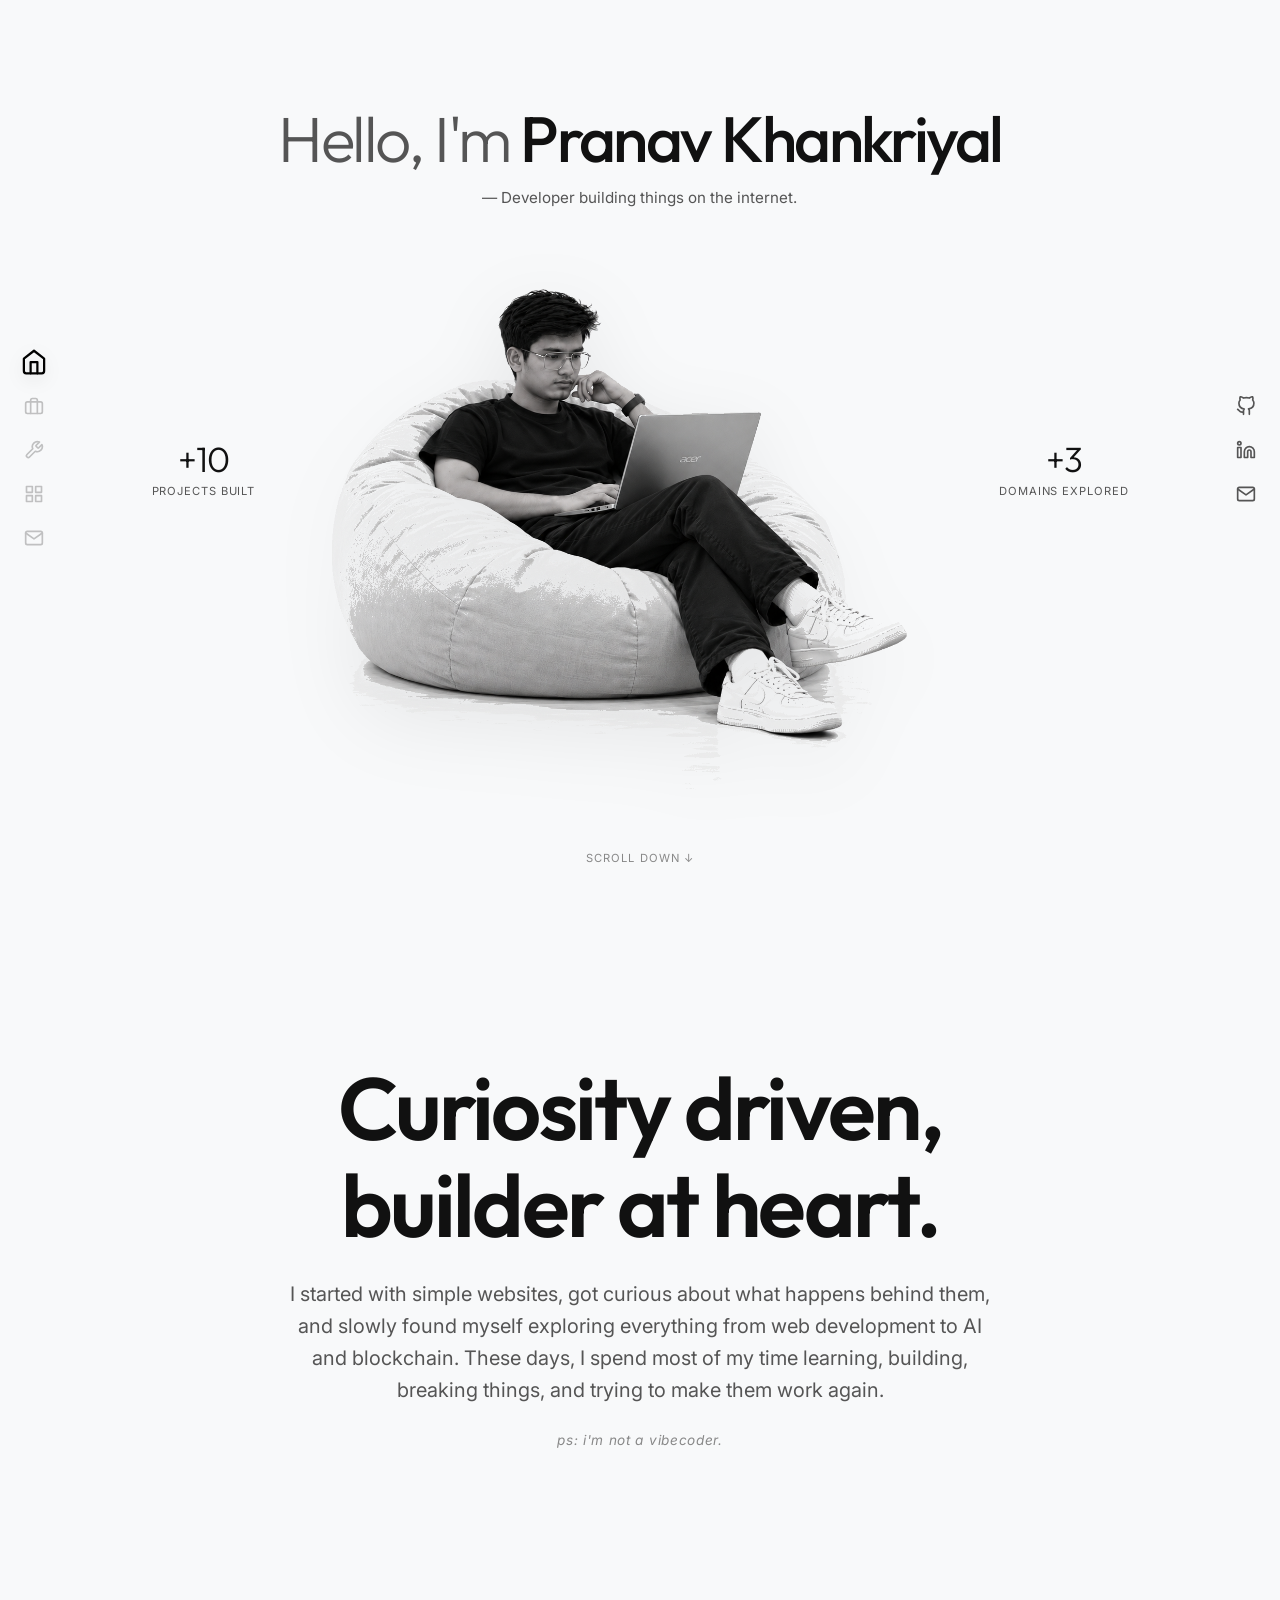
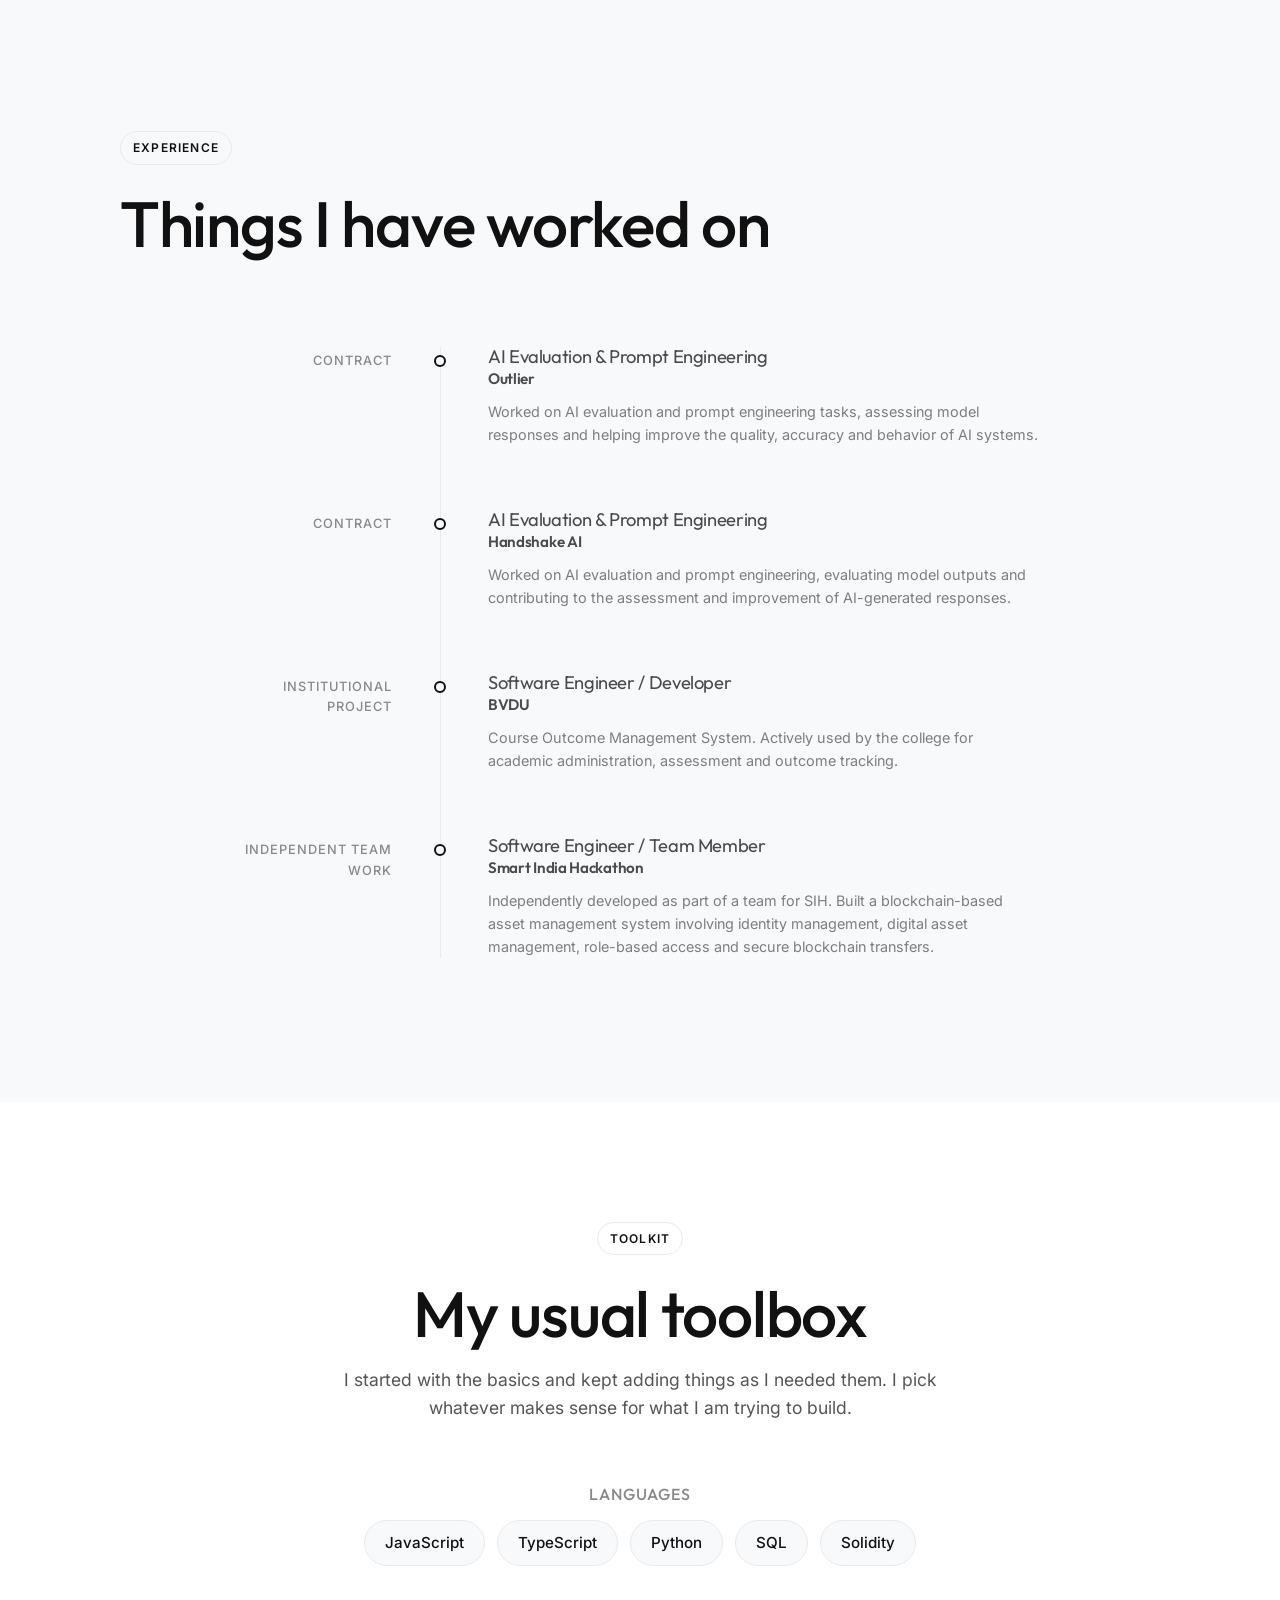
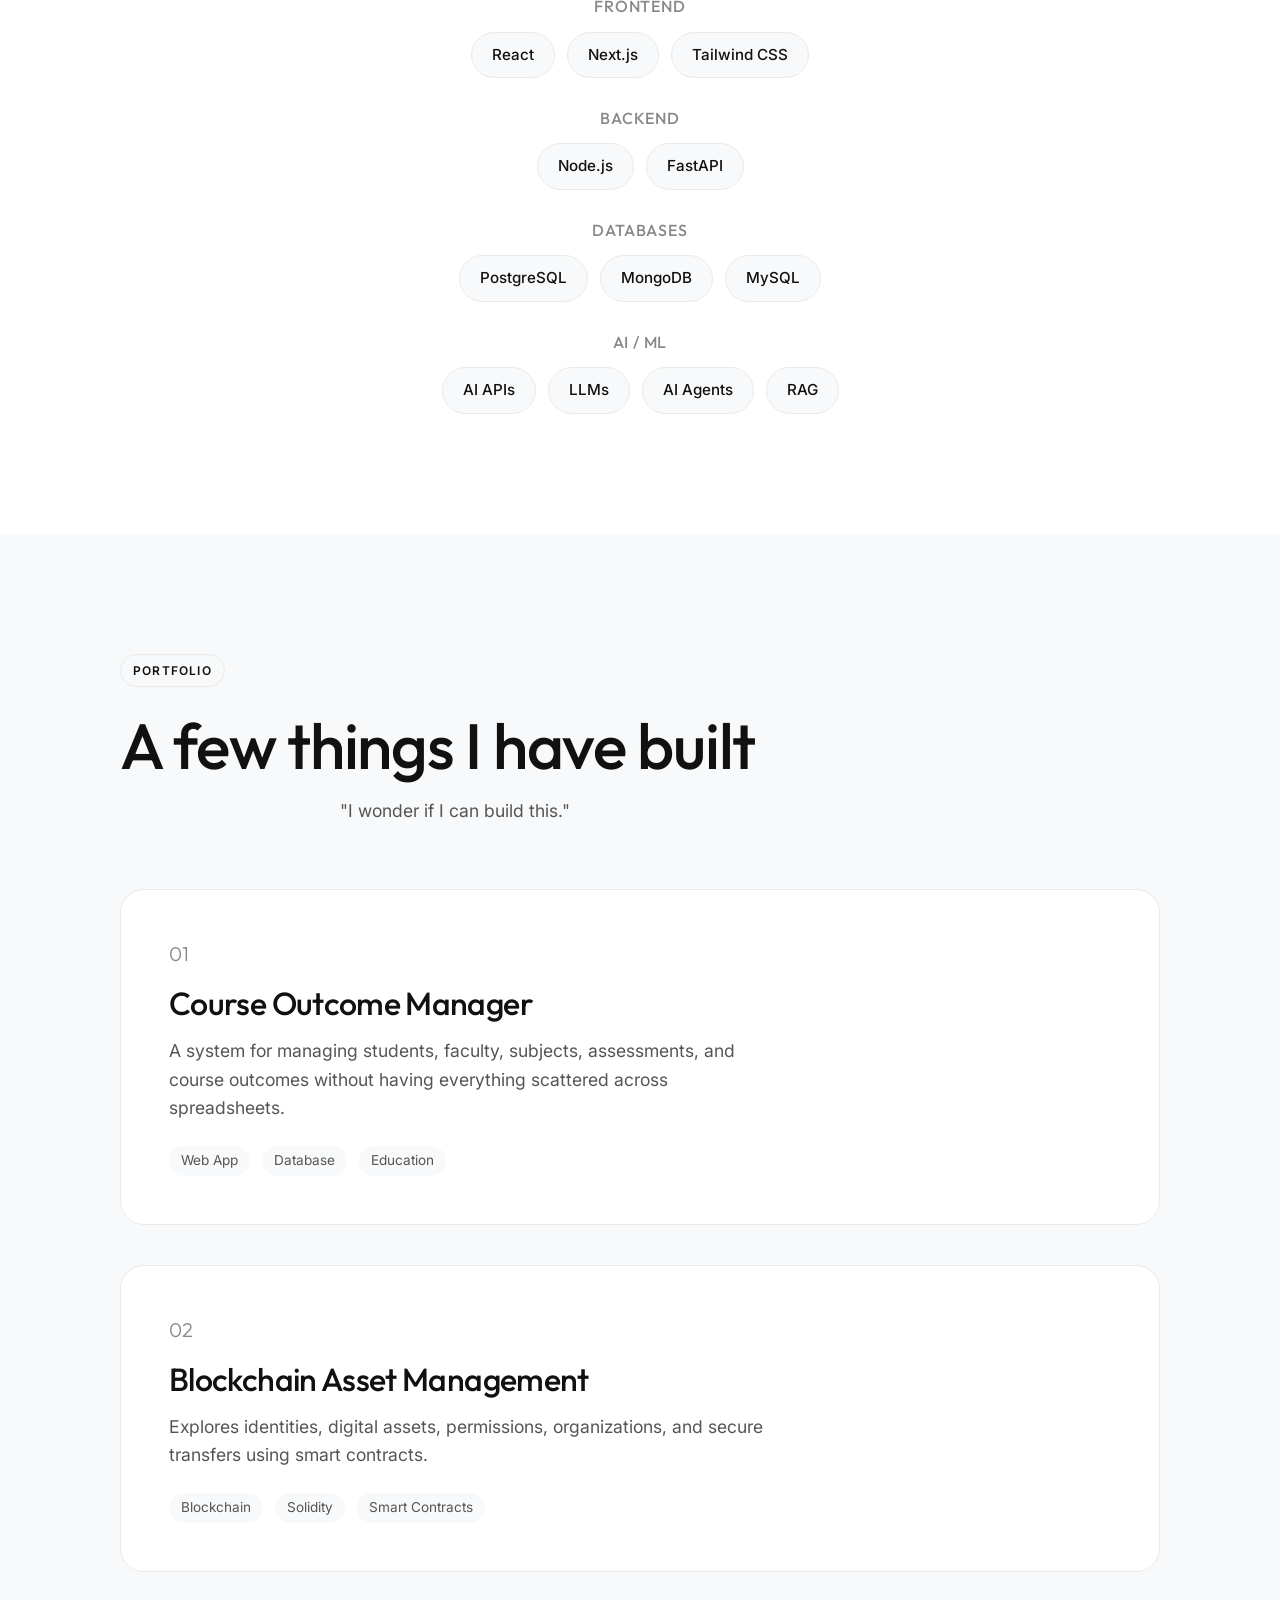
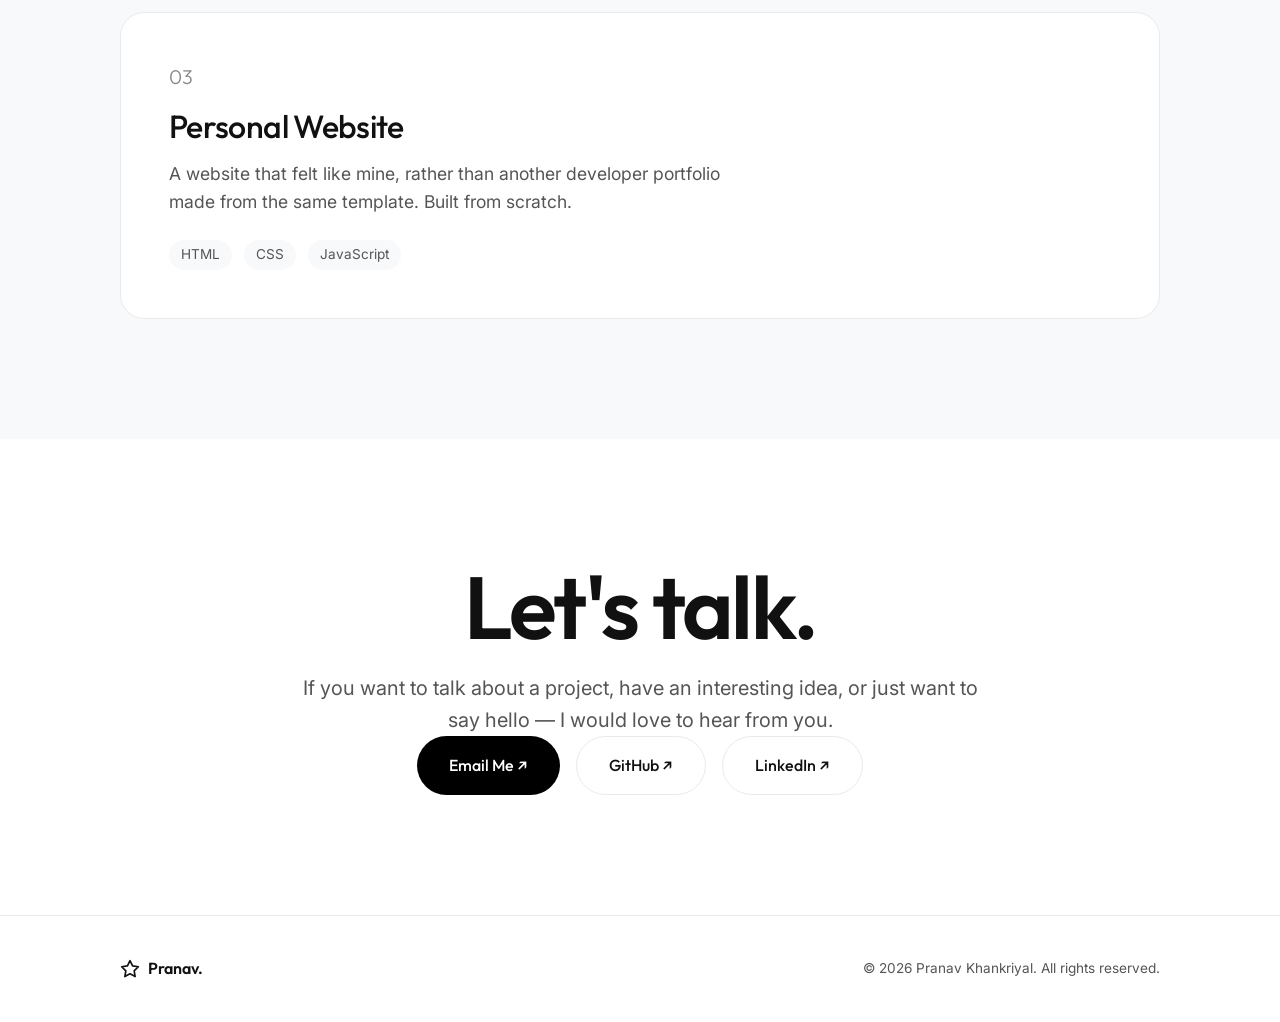
<file: index.html>
<!DOCTYPE html>
<html lang="en">
<head>
  <meta charset="UTF-8" />
  <meta name="viewport" content="width=device-width, initial-scale=1.0" />
  <title>Pranav Khankriyal - Portfolio</title>
  <meta name="description" content="Pranav is a developer who builds things - from web apps to AI and blockchain." />
  
  <link rel="preconnect" href="https://fonts.googleapis.com" />
  <link rel="preconnect" href="https://fonts.gstatic.com" crossorigin />
  <link href="https://fonts.googleapis.com/css2?family=Outfit:wght@200;300;400;500;600;700&family=Inter:wght@300;400;500;600&display=swap" rel="stylesheet" />
  <link rel="stylesheet" href="style.css" />
</head>
<body>


  <!-- LEFT NAV -->
  <nav class="leftnav">
    <a href="#home" aria-label="Home">
      <svg width="20" height="20" viewBox="0 0 24 24" fill="none" stroke="currentColor" stroke-width="2" stroke-linecap="round" stroke-linejoin="round"><path d="M3 9l9-7 9 7v11a2 2 0 0 1-2 2H5a2 2 0 0 1-2-2z"></path><polyline points="9 22 9 12 15 12 15 22"></polyline></svg>
    </a>
    <a href="#experience" aria-label="Experience">
      <svg width="20" height="20" viewBox="0 0 24 24" fill="none" stroke="currentColor" stroke-width="2" stroke-linecap="round" stroke-linejoin="round"><rect x="2" y="7" width="20" height="14" rx="2" ry="2"></rect><path d="M16 21V5a2 2 0 0 0-2-2h-4a2 2 0 0 0-2 2v16"></path></svg>
    </a>
    <a href="#tools" aria-label="Tools">
      <svg width="20" height="20" viewBox="0 0 24 24" fill="none" stroke="currentColor" stroke-width="2" stroke-linecap="round" stroke-linejoin="round"><path d="M14.7 6.3a1 1 0 0 0 0 1.4l1.6 1.6a1 1 0 0 0 1.4 0l3.77-3.77a6 6 0 0 1-7.94 7.94l-6.91 6.91a2.12 2.12 0 0 1-3-3l6.91-6.91a6 6 0 0 1 7.94-7.94l-3.76 3.76z"></path></svg>
    </a>
    <a href="#projects" aria-label="Projects">
      <svg width="20" height="20" viewBox="0 0 24 24" fill="none" stroke="currentColor" stroke-width="2" stroke-linecap="round" stroke-linejoin="round"><rect x="3" y="3" width="7" height="7"></rect><rect x="14" y="3" width="7" height="7"></rect><rect x="14" y="14" width="7" height="7"></rect><rect x="3" y="14" width="7" height="7"></rect></svg>
    </a>
    <a href="#contact" aria-label="Contact">
      <svg width="20" height="20" viewBox="0 0 24 24" fill="none" stroke="currentColor" stroke-width="2" stroke-linecap="round" stroke-linejoin="round"><path d="M4 4h16c1.1 0 2 .9 2 2v12c0 1.1-.9 2-2 2H4c-1.1 0-2-.9-2-2V6c0-1.1.9-2 2-2z"></path><polyline points="22,6 12,13 2,6"></polyline></svg>
    </a>
  </nav>

  <!-- SOCIAL SIDEBAR -->
  <div class="social-sidebar">
    <a href="https://github.com/Pranav-Khankriyal" target="_blank" aria-label="GitHub">
      <svg width="20" height="20" viewBox="0 0 24 24" fill="none" stroke="currentColor" stroke-width="2" stroke-linecap="round" stroke-linejoin="round"><path d="M9 19c-5 1.5-5-2.5-7-3m14 6v-3.87a3.37 3.37 0 0 0-.94-2.61c3.14-.35 6.44-1.54 6.44-7A5.44 5.44 0 0 0 20 4.77 5.07 5.07 0 0 0 19.91 1S18.73.65 16 2.48a13.38 13.38 0 0 0-7 0C6.27.65 5.09 1 5.09 1A5.07 5.07 0 0 0 5 4.77a5.44 5.44 0 0 0-1.5 3.78c0 5.42 3.3 6.61 6.44 7A3.37 3.37 0 0 0 9 18.13V22"></path></svg>
    </a>
    <a href="https://www.linkedin.com/in/pranav-khankriyal-8a0748310/" target="_blank" aria-label="LinkedIn">
      <svg width="20" height="20" viewBox="0 0 24 24" fill="none" stroke="currentColor" stroke-width="2" stroke-linecap="round" stroke-linejoin="round"><path d="M16 8a6 6 0 0 1 6 6v7h-4v-7a2 2 0 0 0-2-2 2 2 0 0 0-2 2v7h-4v-7a6 6 0 0 1 6-6z"></path><rect x="2" y="9" width="4" height="12"></rect><circle cx="4" cy="4" r="2"></circle></svg>
    </a>
    <a href="mailto:pranavkhankriyal@gmail.com" aria-label="Email">
      <svg width="20" height="20" viewBox="0 0 24 24" fill="none" stroke="currentColor" stroke-width="2" stroke-linecap="round" stroke-linejoin="round"><path d="M4 4h16c1.1 0 2 .9 2 2v12c0 1.1-.9 2-2 2H4c-1.1 0-2-.9-2-2V6c0-1.1.9-2 2-2z"></path><polyline points="22,6 12,13 2,6"></polyline></svg>
    </a>
  </div>

  <main>
    <!-- HERO SECTION -->
    <section id="home" class="hero">

      <!-- Headline above image -->
      <div class="hero-top">
        <h1 class="hero-title">
          <span class="hero-greeting">Hello, I'm</span> Pranav Khankriyal
        </h1>
        <p class="hero-subtitle">— Developer building things on the internet.</p>
      </div>

      <!-- Centre image with stats on sides -->
      <div class="hero-mid">
        <div class="stat-item">
          <h3>+10</h3>
          <p>Projects built</p>
        </div>

        <div class="hero-visual">
          <img src="pranav_nobg.png" alt="Pranav Khankriyal" class="hero-image" />
        </div>

        <div class="stat-item">
          <h3>+3</h3>
          <p>Domains explored</p>
        </div>
      </div>

      <!-- Scroll below -->
      <div class="hero-bottom">
        <div class="hero-scroll">
          <a href="#experience">Scroll down ↓</a>
        </div>
      </div>

    </section>


    <!-- INTRO TEXT -->
    <section class="section intro-section">
      <div class="container text-center">
        <h2 class="massive-text">Curiosity driven,<br/>builder at heart.</h2>
        <p class="intro-desc">
          I started with simple websites, got curious about what happens behind them, 
          and slowly found myself exploring everything from web development to AI and blockchain.
          These days, I spend most of my time learning, building, breaking things, and trying to make them work again.
        </p>
        <p class="ps-text">ps: i'm not a vibecoder.</p>
      </div>
    </section>

    <!-- EXPERIENCE -->
    <section id="experience" class="section">
      <div class="container">
        <div class="section-header">
          <span class="section-tag">Experience</span>
          <h2 class="section-title">Things I have worked on</h2>
        </div>
        
        <div class="timeline">
          
          <div class="timeline-item">
            <div class="timeline-meta">Contract</div>
            <div class="timeline-marker"></div>
            <div class="timeline-content">
              <h3 class="timeline-role">AI Evaluation & Prompt Engineering</h3>
              <h4 class="timeline-org">Outlier</h4>
              <p class="timeline-desc">Worked on AI evaluation and prompt engineering tasks, assessing model responses and helping improve the quality, accuracy and behavior of AI systems.</p>
            </div>
          </div>
          
          <div class="timeline-item">
            <div class="timeline-meta">Contract</div>
            <div class="timeline-marker"></div>
            <div class="timeline-content">
              <h3 class="timeline-role">AI Evaluation & Prompt Engineering</h3>
              <h4 class="timeline-org">Handshake AI</h4>
              <p class="timeline-desc">Worked on AI evaluation and prompt engineering, evaluating model outputs and contributing to the assessment and improvement of AI-generated responses.</p>
            </div>
          </div>

          <div class="timeline-item">
            <div class="timeline-meta">Institutional Project</div>
            <div class="timeline-marker"></div>
            <div class="timeline-content">
              <h3 class="timeline-role">Software Engineer / Developer</h3>
              <h4 class="timeline-org">BVDU</h4>
              <p class="timeline-desc">Course Outcome Management System. Actively used by the college for academic administration, assessment and outcome tracking.</p>
            </div>
          </div>

          <div class="timeline-item">
            <div class="timeline-meta">Independent Team Work</div>
            <div class="timeline-marker"></div>
            <div class="timeline-content">
              <h3 class="timeline-role">Software Engineer / Team Member</h3>
              <h4 class="timeline-org">Smart India Hackathon</h4>
              <p class="timeline-desc">Independently developed as part of a team for SIH. Built a blockchain-based asset management system involving identity management, digital asset management, role-based access and secure blockchain transfers.</p>
            </div>
          </div>

        </div>
      </div>
    </section>

    <!-- TOOLS -->
    <section id="tools" class="section bg-light">
      <div class="container">
        <div class="section-header text-center">
          <span class="section-tag">Toolkit</span>
          <h2 class="section-title">My usual toolbox</h2>
          <p class="section-subtitle">I started with the basics and kept adding things as I needed them. I pick whatever makes sense for what I am trying to build.</p>
        </div>
        
        <div class="tools-container">
          <div class="tool-category">
            <h4>Languages</h4>
            <div class="tags">
              <span>JavaScript</span> <span>TypeScript</span> <span>Python</span> <span>SQL</span> <span>Solidity</span>
            </div>
          </div>
          <div class="tool-category">
            <h4>Frontend</h4>
            <div class="tags">
              <span>React</span> <span>Next.js</span> <span>Tailwind CSS</span>
            </div>
          </div>
          <div class="tool-category">
            <h4>Backend</h4>
            <div class="tags">
              <span>Node.js</span> <span>FastAPI</span>
            </div>
          </div>
          <div class="tool-category">
            <h4>Databases</h4>
            <div class="tags">
              <span>PostgreSQL</span> <span>MongoDB</span> <span>MySQL</span>
            </div>
          </div>
          <div class="tool-category">
            <h4>AI / ML</h4>
            <div class="tags">
              <span>AI APIs</span> <span>LLMs</span> <span>AI Agents</span> <span>RAG</span>
            </div>
          </div>
        </div>
      </div>
    </section>

    <!-- PROJECTS -->
    <section id="projects" class="section">
      <div class="container">
        <div class="section-header">
          <span class="section-tag">Portfolio</span>
          <h2 class="section-title">A few things I have built</h2>
          <p class="section-subtitle">"I wonder if I can build this."</p>
        </div>
        
        <div class="projects-grid">
          
          <div class="project-card">
            <div class="project-content">
              <span class="project-num">01</span>
              <h3>Course Outcome Manager</h3>
              <p>A system for managing students, faculty, subjects, assessments, and course outcomes without having everything scattered across spreadsheets.</p>
              <div class="project-tags">
                <span>Web App</span> <span>Database</span> <span>Education</span>
              </div>
            </div>
          </div>

          <div class="project-card">
            <div class="project-content">
              <span class="project-num">02</span>
              <h3>Blockchain Asset Management</h3>
              <p>Explores identities, digital assets, permissions, organizations, and secure transfers using smart contracts.</p>
              <div class="project-tags">
                <span>Blockchain</span> <span>Solidity</span> <span>Smart Contracts</span>
              </div>
            </div>
          </div>

          <div class="project-card">
            <div class="project-content">
              <span class="project-num">03</span>
              <h3>Personal Website</h3>
              <p>A website that felt like mine, rather than another developer portfolio made from the same template. Built from scratch.</p>
              <div class="project-tags">
                <span>HTML</span> <span>CSS</span> <span>JavaScript</span>
              </div>
            </div>
          </div>

        </div>
      </div>
    </section>

    <!-- CONTACT -->
    <section id="contact" class="section bg-light">
      <div class="container text-center">
        <h2 class="massive-text mb-sm">Let's talk.</h2>
        <p class="intro-desc mb-lg">
          If you want to talk about a project, have an interesting idea, or just want to say hello — I would love to hear from you.
        </p>
        
        <div class="contact-buttons">
          <a href="mailto:hello@pranav.dev" class="btn btn-primary">Email Me ↗</a>
          <a href="https://github.com/" target="_blank" class="btn btn-outline">GitHub ↗</a>
          <a href="https://linkedin.com/" target="_blank" class="btn btn-outline">LinkedIn ↗</a>
        </div>
      </div>
    </section>

  </main>

  <footer class="footer">
    <div class="container footer-content">
      <div class="footer-logo">
        <svg width="20" height="20" viewBox="0 0 24 24" fill="none" stroke="currentColor" stroke-width="2" stroke-linecap="round" stroke-linejoin="round">
          <polygon points="12 2 15.09 8.26 22 9.27 17 14.14 18.18 21.02 12 17.77 5.82 21.02 7 14.14 2 9.27 8.91 8.26 12 2"></polygon>
        </svg>
        <span>Pranav.</span>
      </div>
      <p>© 2026 Pranav Khankriyal. All rights reserved.</p>
    </div>
  </footer>

  <script src="script.js"></script>
</body>
</html>
</file>
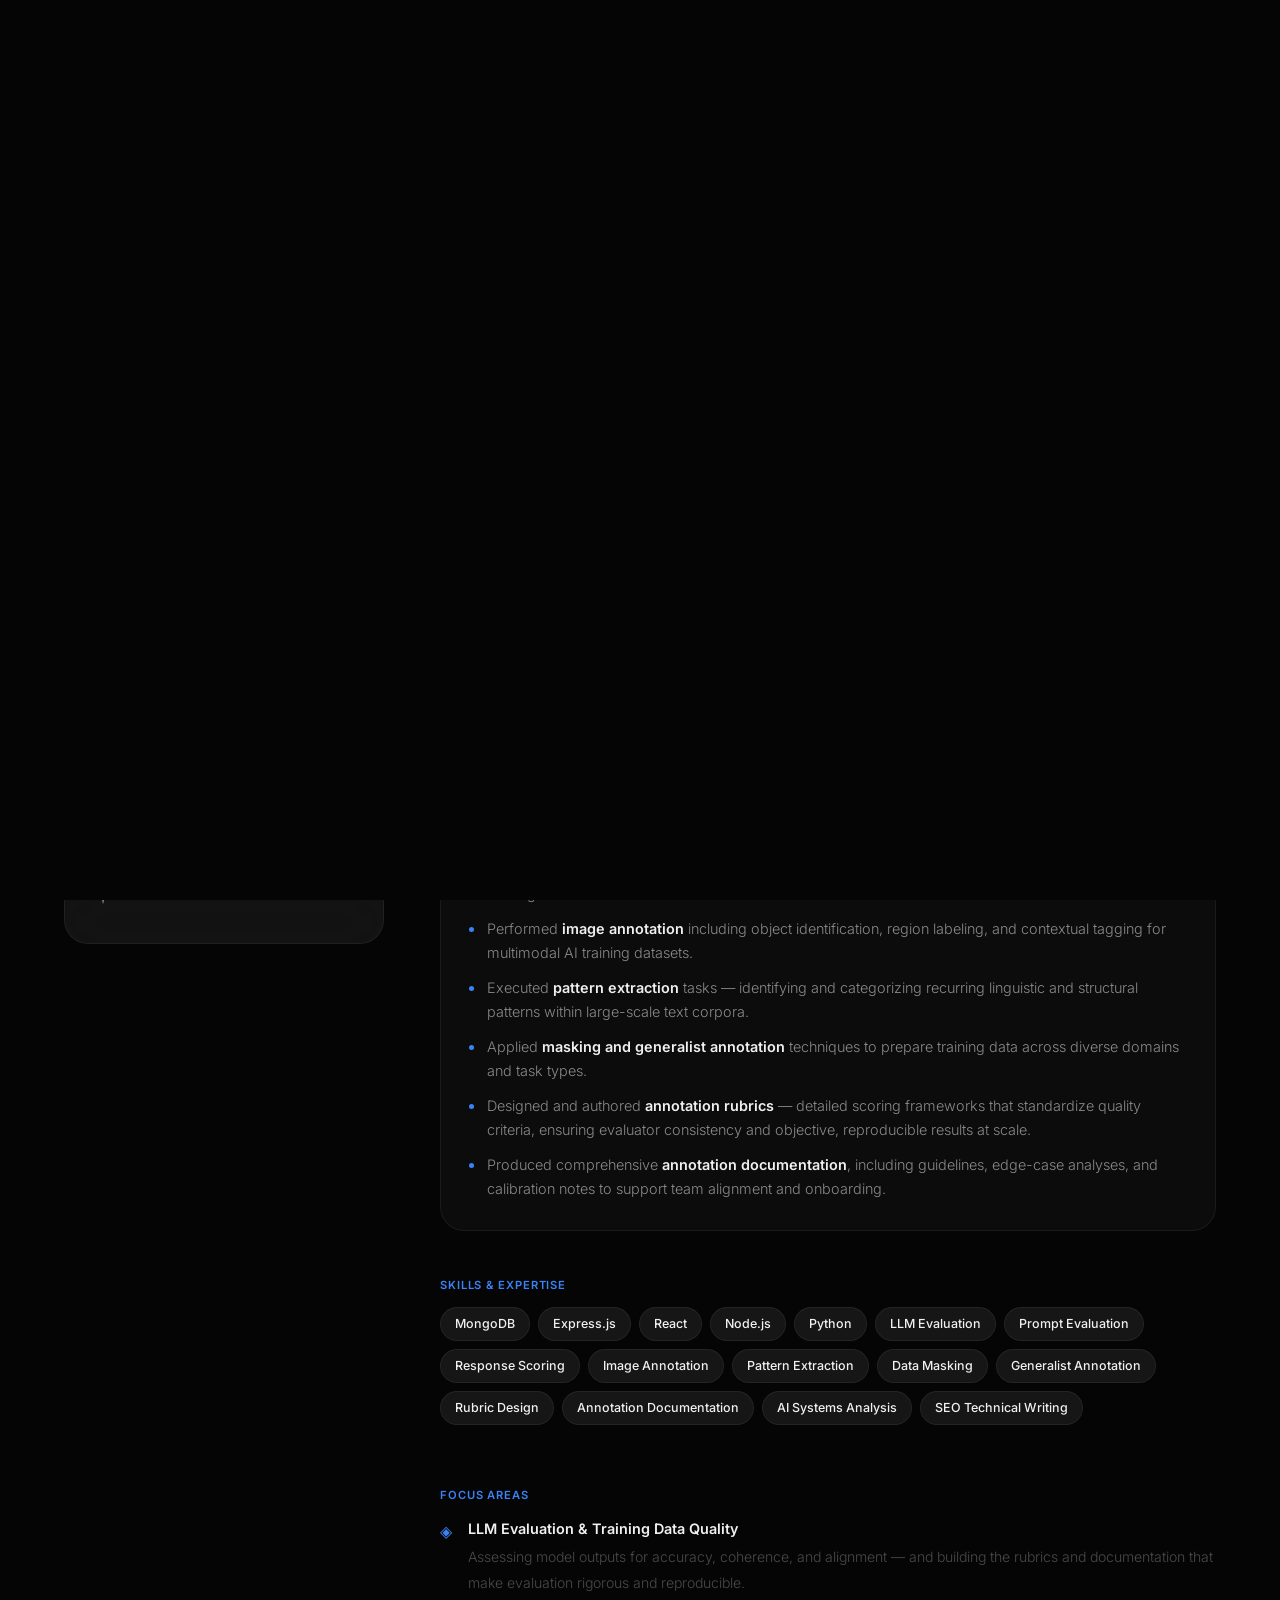
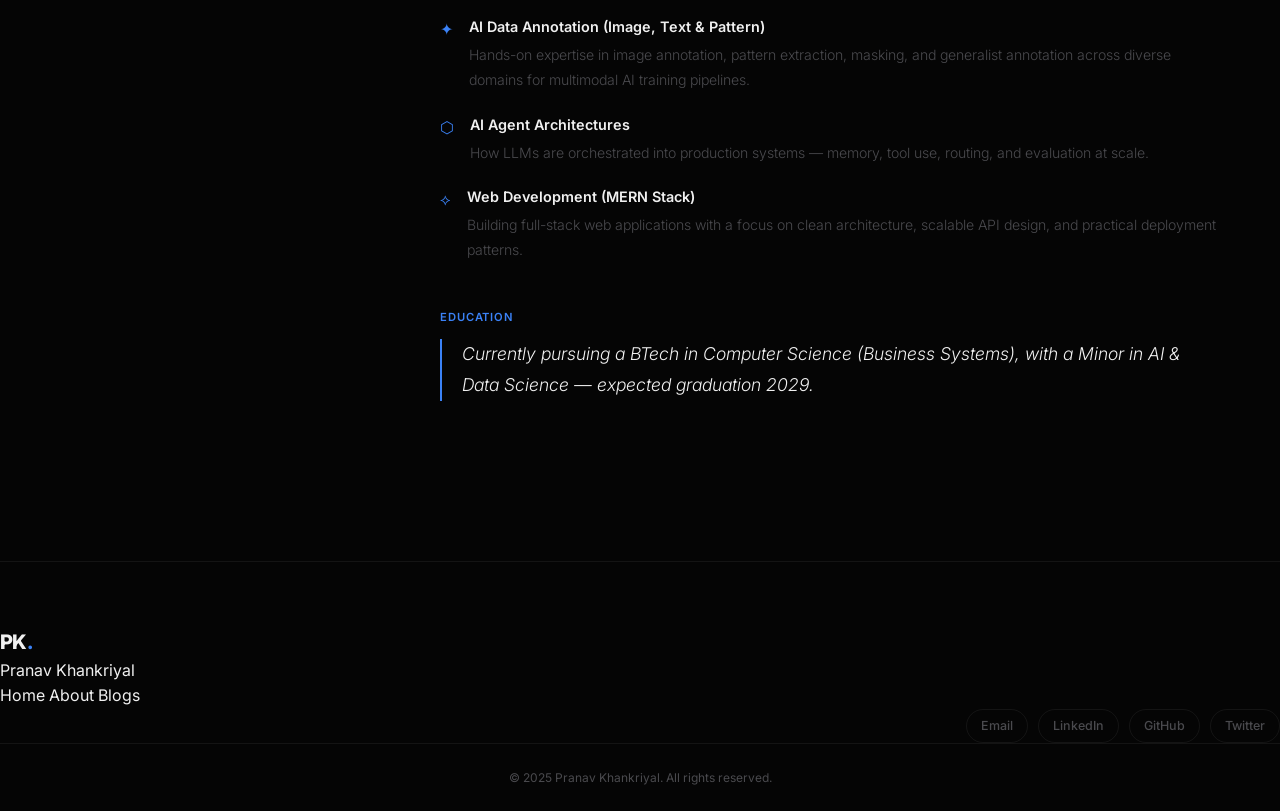
<file: about.html>
<!DOCTYPE html>
<html lang="en">
<head>
  <meta charset="UTF-8" />
  <meta name="viewport" content="width=device-width, initial-scale=1.0" />
  <title>About — Pranav Khankriyal | LLM Evaluator & AI Data Annotation Specialist</title>
  <meta name="description" content="Pranav Khankriyal — Web Developer, LLM Evaluator & AI Data Annotation Specialist. Hands-on expertise in prompt evaluation, response scoring, image annotation, pattern extraction, masking, and rubric design for AI training at Outlier (Aether Project)." />
  <link rel="stylesheet" href="styles.css" />
  <!-- Prevent flash of wrong theme on load (dark is default) -->
  <script>try{if(localStorage.getItem('pk-theme')==='light'){document.documentElement.setAttribute('data-theme','light');}}catch(e){}</script>
  <link rel="preconnect" href="https://fonts.googleapis.com" />
  <link rel="preconnect" href="https://fonts.gstatic.com" crossorigin />
  <link href="https://fonts.googleapis.com/css2?family=Inter:wght@200;300;400;500;600;700&display=swap" rel="stylesheet" />
</head>
<body>

  <!-- PAGE LOADER -->
  <div class="page-loader" id="pageLoader">
    <div class="loader-logo">PK<span class="dot">.</span></div>
  </div>

  <!-- NAVBAR -->
  <nav class="navbar" id="navbar">
    <div class="nav-inner">
      <a href="index.html" class="nav-logo">PK<span class="dot">.</span></a>
      <ul class="nav-links" id="navLinks">
        <li><a href="index.html">Home</a></li>
        <li><a href="about.html" class="active">About</a></li>
        <li><a href="blogs.html">Blogs</a></li>
      </ul>
      <button class="theme-toggle" id="themeToggle" aria-label="Switch to light mode" title="Switch to light mode">☀️</button>
      <button class="hamburger" id="hamburger" aria-label="Toggle menu" aria-expanded="false">
        <span></span><span></span><span></span>
      </button>
    </div>
  </nav>

  <main>
    <!-- PAGE HEADER -->
    <section class="page-hero">
      <div class="hero-bg-grid"></div>
      <div class="page-hero-content">
        <span class="section-tag">About</span>
        <h1 class="page-title">Developing systems. Evaluating intelligence.<br />Shaping how AI learns.</h1>
      </div>
    </section>

    <!-- ABOUT BODY -->
    <section class="about-section">
      <div class="about-grid">

        <!-- Profile Card -->
        <div class="about-profile-col">
          <div class="about-profile-card">
            <div class="profile-ring about-ring">
              <img src="assets/profile.jpg" alt="Pranav Khankriyal" class="profile-img" onerror="this.style.display='none'; this.nextElementSibling.style.display='flex'" />
              <div class="profile-placeholder" aria-label="Profile photo placeholder" style="display:none">PK</div>
            </div>
            <h2 class="about-name">Pranav Khankriyal</h2>
            <p class="about-role">Web Developer · LLM Evaluator · AI Data Annotation Specialist</p>
            <div class="about-contact-links">
              <a href="https://www.linkedin.com/in/pranav-khankriyal-8a0748310" target="_blank" rel="noopener noreferrer" class="btn btn-primary btn-sm">Get in Touch</a>
            </div>
            <ul class="about-quick-facts">
              <li>
                <span class="fact-icon">💼</span>
                <span>LLM Evaluator @ Outlier (Aether Project)</span>
              </li>
              <li>
                <span class="fact-icon">🗓️</span>
                <span>Jan 2026 – Apr 2026</span>
              </li>
              <li>
                <span class="fact-icon">⚙️</span>
                <span>MERN Stack Development</span>
              </li>
              <li>
                <span class="fact-icon">📍</span>
                <span>India</span>
              </li>
            </ul>
          </div>
        </div>

        <!-- About Text -->
        <div class="about-text-col">
          <div class="about-block">
            <h3 class="about-block-title">Work</h3>
            <p>I am a web developer and LLM evaluator with hands-on experience at the frontier of AI training data quality. My work spans full-stack web development using the MERN stack and direct contributions to large language model improvement through structured evaluation, data annotation, and rubric engineering.</p>
            <p>I bring a practitioner's perspective to AI systems — understanding not just how models are deployed, but how the quality of their training data shapes their reasoning, safety, and real-world performance.</p>
          </div>

          <div class="about-block">
            <h3 class="about-block-title">Professional Experience</h3>
            <div class="experience-card">
              <div class="exp-header">
                <div class="exp-title-group">
                  <span class="exp-role">LLM Evaluator & AI Data Annotation Specialist</span>
                  <span class="exp-company">Outlier · Aether Project</span>
                </div>
                <span class="exp-duration">Jan 2026 – Apr 2026 &nbsp;·&nbsp; 3 months</span>
              </div>
              <ul class="exp-duties">
                <li>Evaluated LLM-generated responses for quality, factual accuracy, instruction-following, and alignment with established safety and performance benchmarks.</li>
                <li>Conducted structured <strong>prompt evaluation</strong> — assessing prompt clarity, specificity, and effectiveness in eliciting desired model behaviors.</li>
                <li>Performed <strong>image annotation</strong> including object identification, region labeling, and contextual tagging for multimodal AI training datasets.</li>
                <li>Executed <strong>pattern extraction</strong> tasks — identifying and categorizing recurring linguistic and structural patterns within large-scale text corpora.</li>
                <li>Applied <strong>masking and generalist annotation</strong> techniques to prepare training data across diverse domains and task types.</li>
                <li>Designed and authored <strong>annotation rubrics</strong> — detailed scoring frameworks that standardize quality criteria, ensuring evaluator consistency and objective, reproducible results at scale.</li>
                <li>Produced comprehensive <strong>annotation documentation</strong>, including guidelines, edge-case analyses, and calibration notes to support team alignment and onboarding.</li>
              </ul>
            </div>
          </div>

          <div class="about-block">
            <h3 class="about-block-title">Skills & Expertise</h3>
            <div class="skills-grid">
              <div class="skill-pill">MongoDB</div>
              <div class="skill-pill">Express.js</div>
              <div class="skill-pill">React</div>
              <div class="skill-pill">Node.js</div>
              <div class="skill-pill">Python</div>
              <div class="skill-pill">LLM Evaluation</div>
              <div class="skill-pill">Prompt Evaluation</div>
              <div class="skill-pill">Response Scoring</div>
              <div class="skill-pill">Image Annotation</div>
              <div class="skill-pill">Pattern Extraction</div>
              <div class="skill-pill">Data Masking</div>
              <div class="skill-pill">Generalist Annotation</div>
              <div class="skill-pill">Rubric Design</div>
              <div class="skill-pill">Annotation Documentation</div>
              <div class="skill-pill">AI Systems Analysis</div>
              <div class="skill-pill">SEO Technical Writing</div>
            </div>
          </div>

          <div class="about-block">
            <h3 class="about-block-title">Focus Areas</h3>
            <div class="interests-list">
              <div class="interest-item">
                <span class="interest-icon">◈</span>
                <div>
                  <strong>LLM Evaluation & Training Data Quality</strong>
                  <p>Assessing model outputs for accuracy, coherence, and alignment — and building the rubrics and documentation that make evaluation rigorous and reproducible.</p>
                </div>
              </div>
              <div class="interest-item">
                <span class="interest-icon">✦</span>
                <div>
                  <strong>AI Data Annotation (Image, Text & Pattern)</strong>
                  <p>Hands-on expertise in image annotation, pattern extraction, masking, and generalist annotation across diverse domains for multimodal AI training pipelines.</p>
                </div>
              </div>
              <div class="interest-item">
                <span class="interest-icon">⬡</span>
                <div>
                  <strong>AI Agent Architectures</strong>
                  <p>How LLMs are orchestrated into production systems — memory, tool use, routing, and evaluation at scale.</p>
                </div>
              </div>
              <div class="interest-item">
                <span class="interest-icon">⟡</span>
                <div>
                  <strong>Web Development (MERN Stack)</strong>
                  <p>Building full-stack web applications with a focus on clean architecture, scalable API design, and practical deployment patterns.</p>
                </div>
              </div>
            </div>
          </div>

          <div class="about-block">
            <h3 class="about-block-title">Education</h3>
            <p class="goal-text">Currently pursuing a BTech in Computer Science (Business Systems), with a Minor in AI &amp; Data Science — expected graduation 2029.</p>
          </div>
        </div>

      </div>
    </section>
  </main>

  <!-- FOOTER -->
  <footer class="footer">
    <div class="footer-inner">
      <div class="footer-brand">
        <span class="nav-logo">PK<span class="dot">.</span></span>
        <p>Pranav Khankriyal</p>
      </div>
      <div class="footer-links">
        <a href="index.html">Home</a>
        <a href="about.html">About</a>
        <a href="blogs.html">Blogs</a>
      </div>
      <div class="footer-social">
        <a href="mailto:pranavkhankriyal@gmail.com" class="social-link">Email</a>
        <a href="https://www.linkedin.com/in/pranav-khankriyal-8a0748310" target="_blank" rel="noopener noreferrer" class="social-link">LinkedIn</a>
        <a href="https://github.com" target="_blank" rel="noopener noreferrer" class="social-link">GitHub</a>
        <a href="https://twitter.com" target="_blank" rel="noopener noreferrer" class="social-link">Twitter</a>
      </div>
    </div>
    <div class="footer-bottom">
      <p>© 2025 Pranav Khankriyal. All rights reserved.</p>
    </div>
  </footer>

  <script src="script.js"></script>
</body>
</html>
</file>
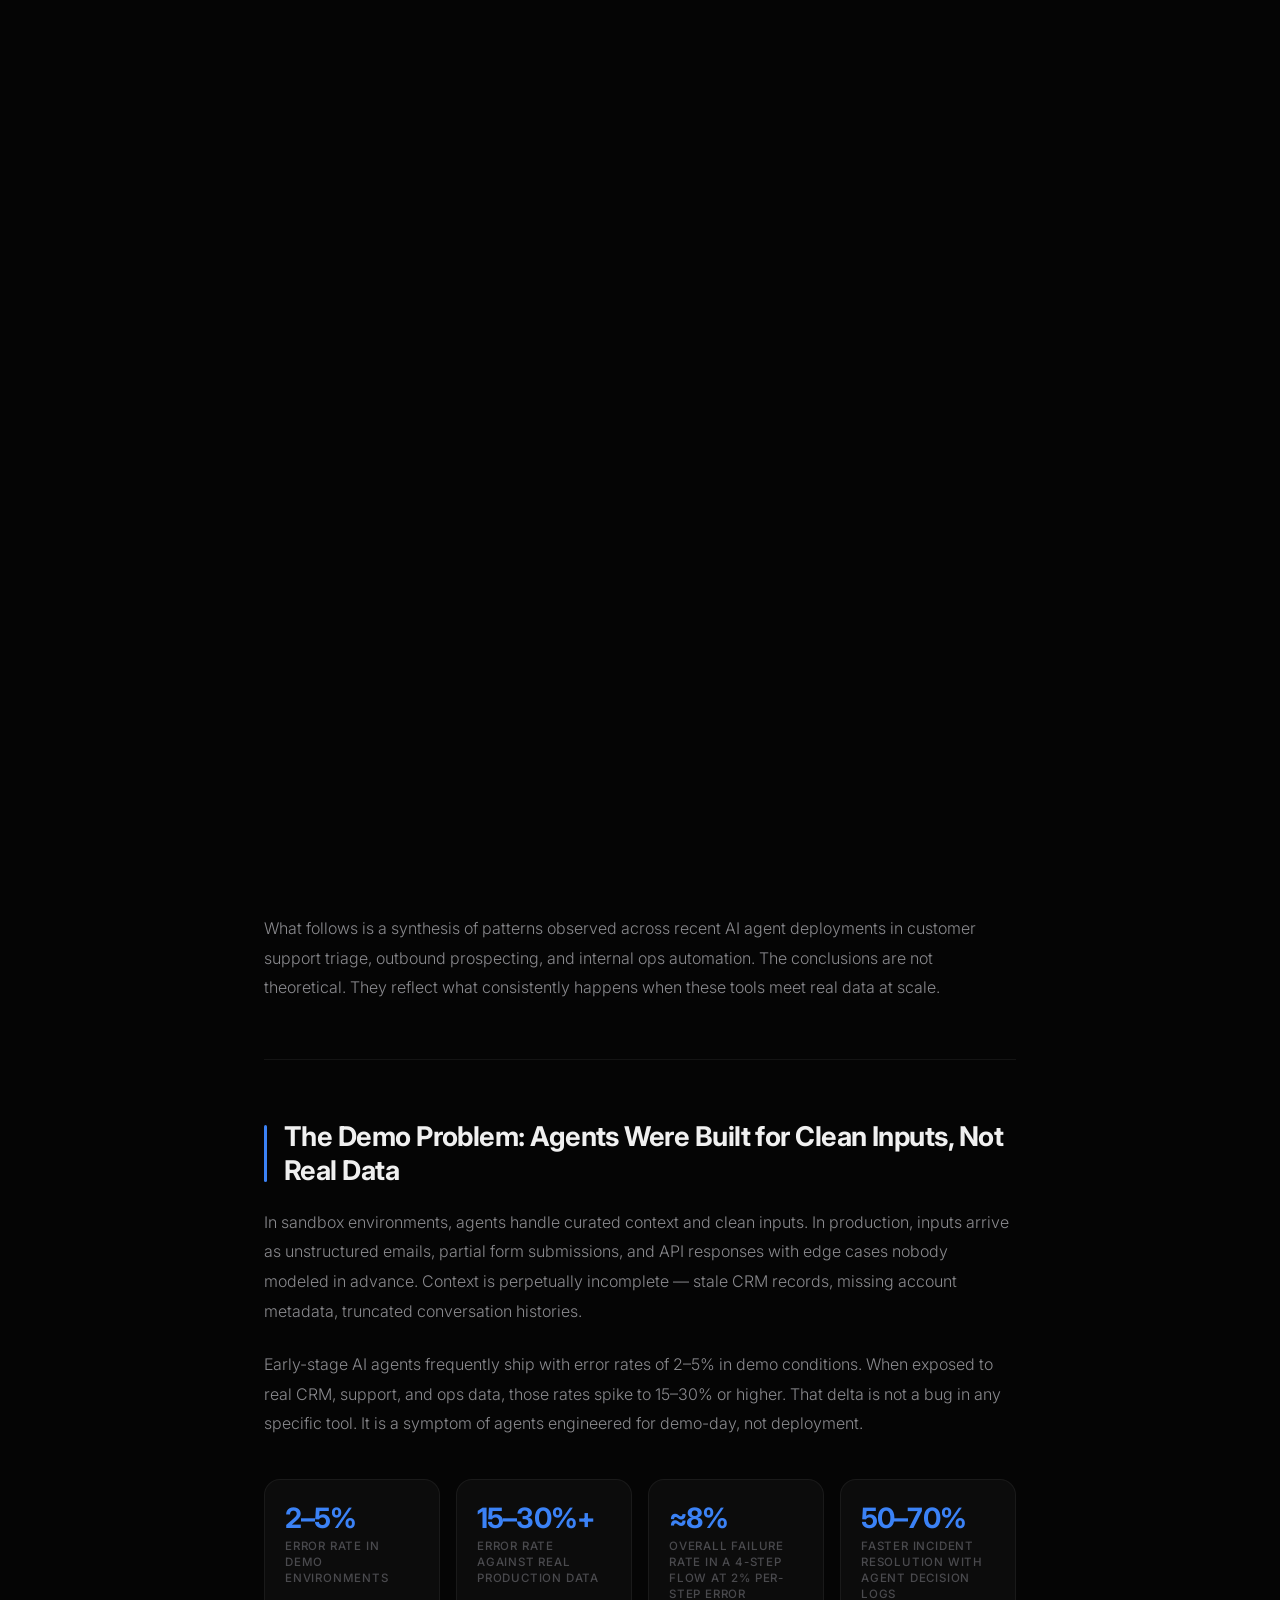
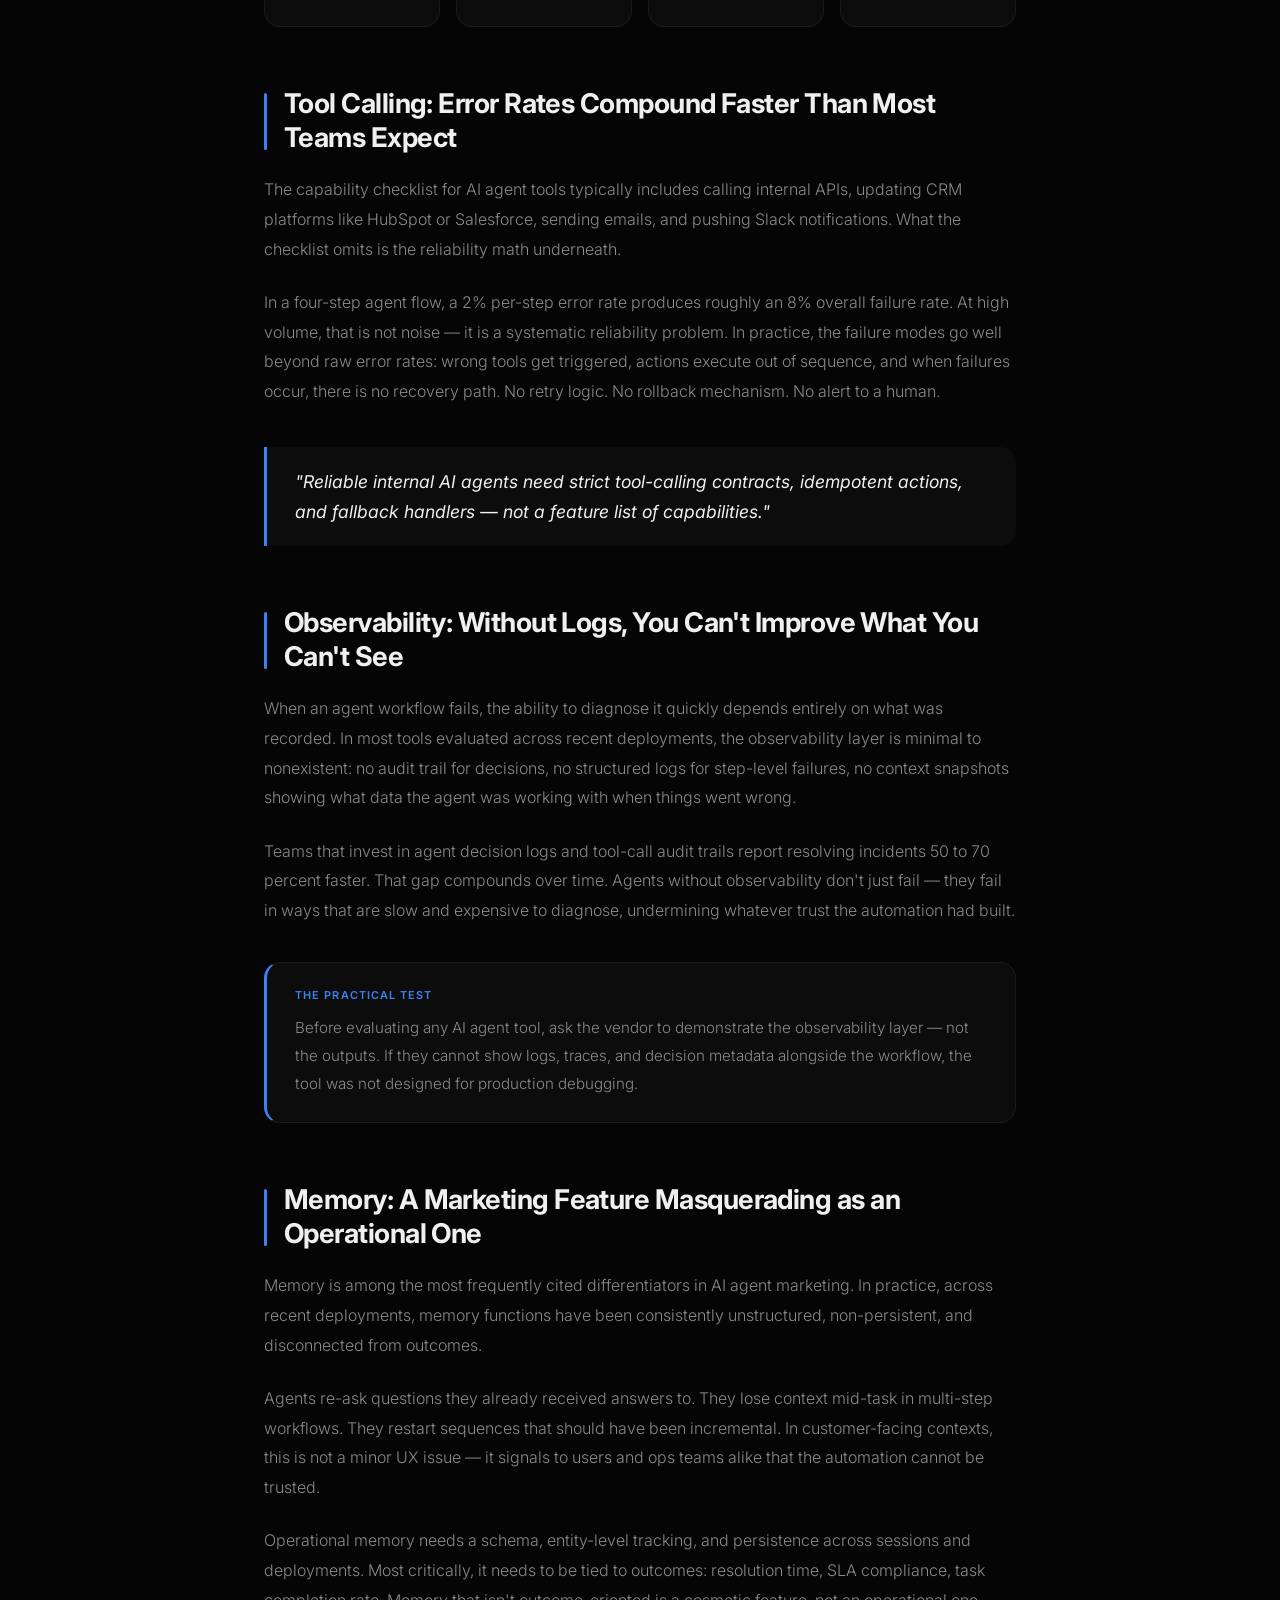
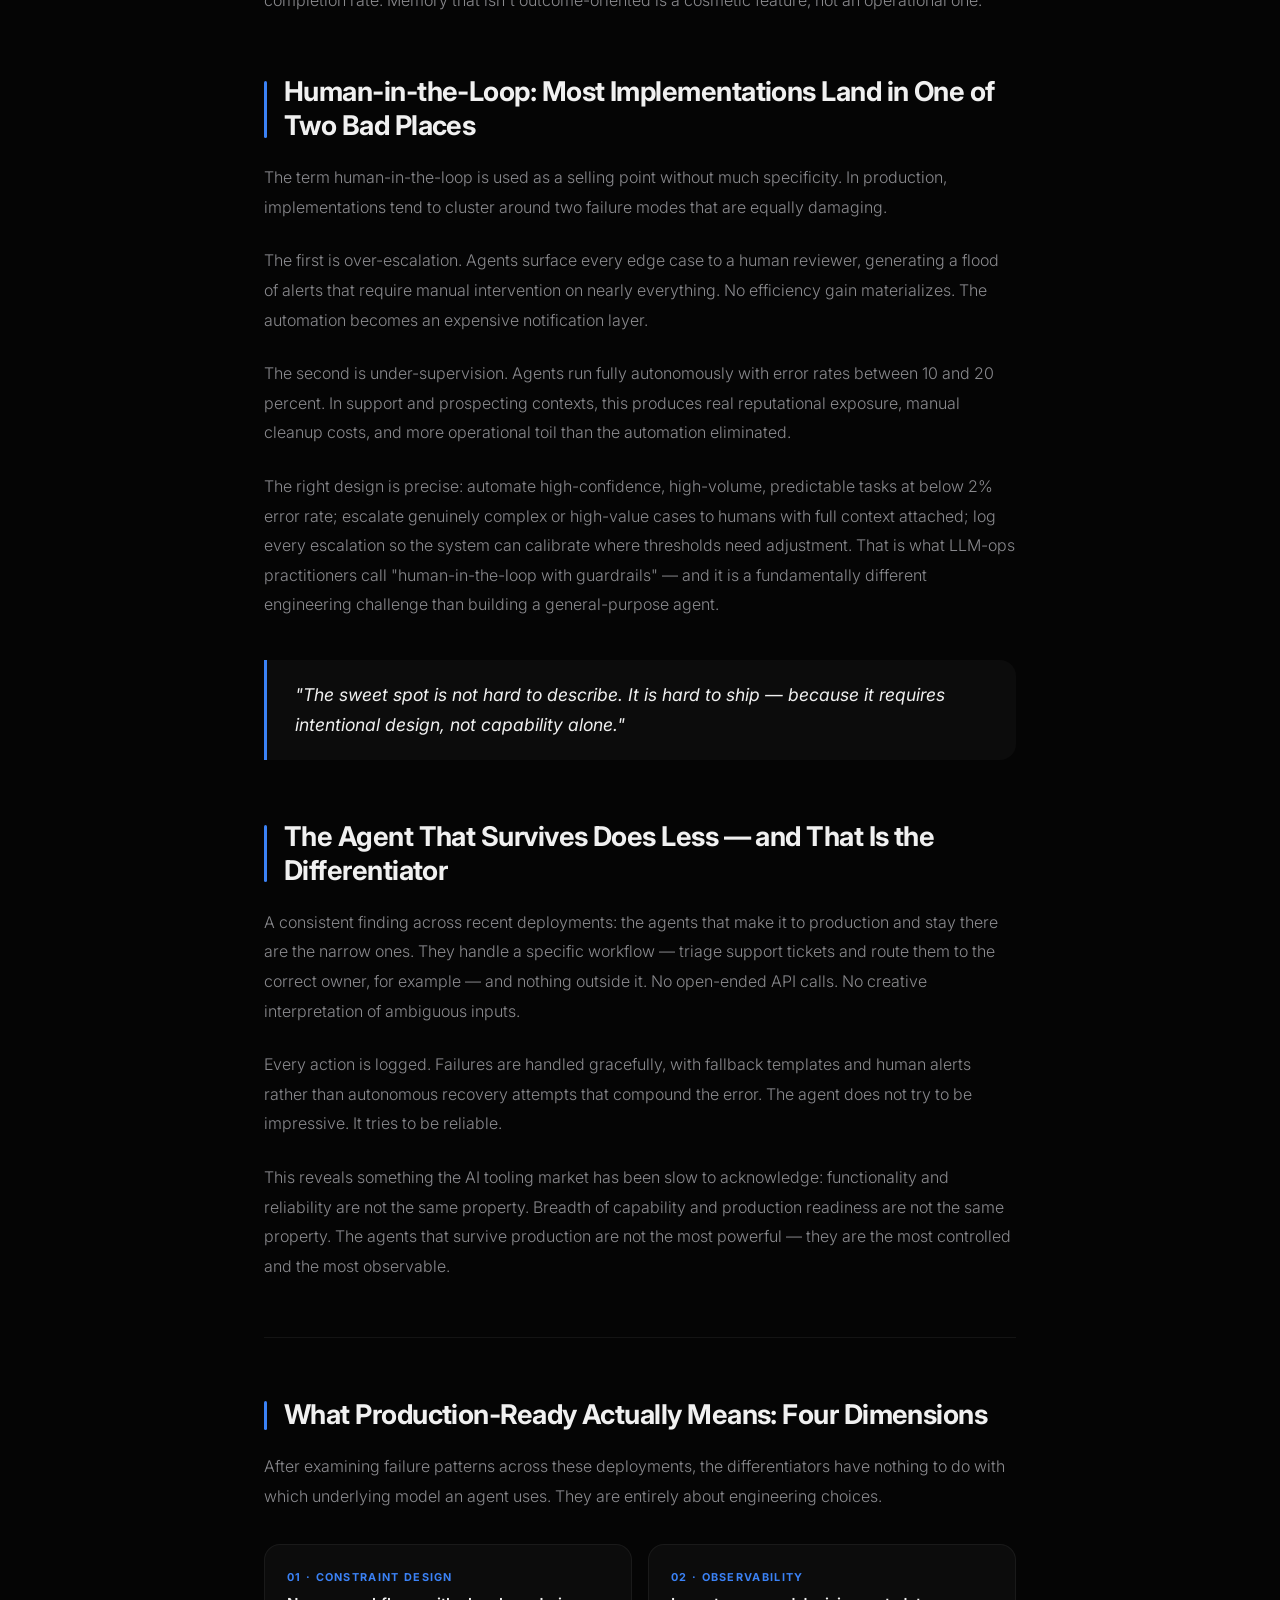
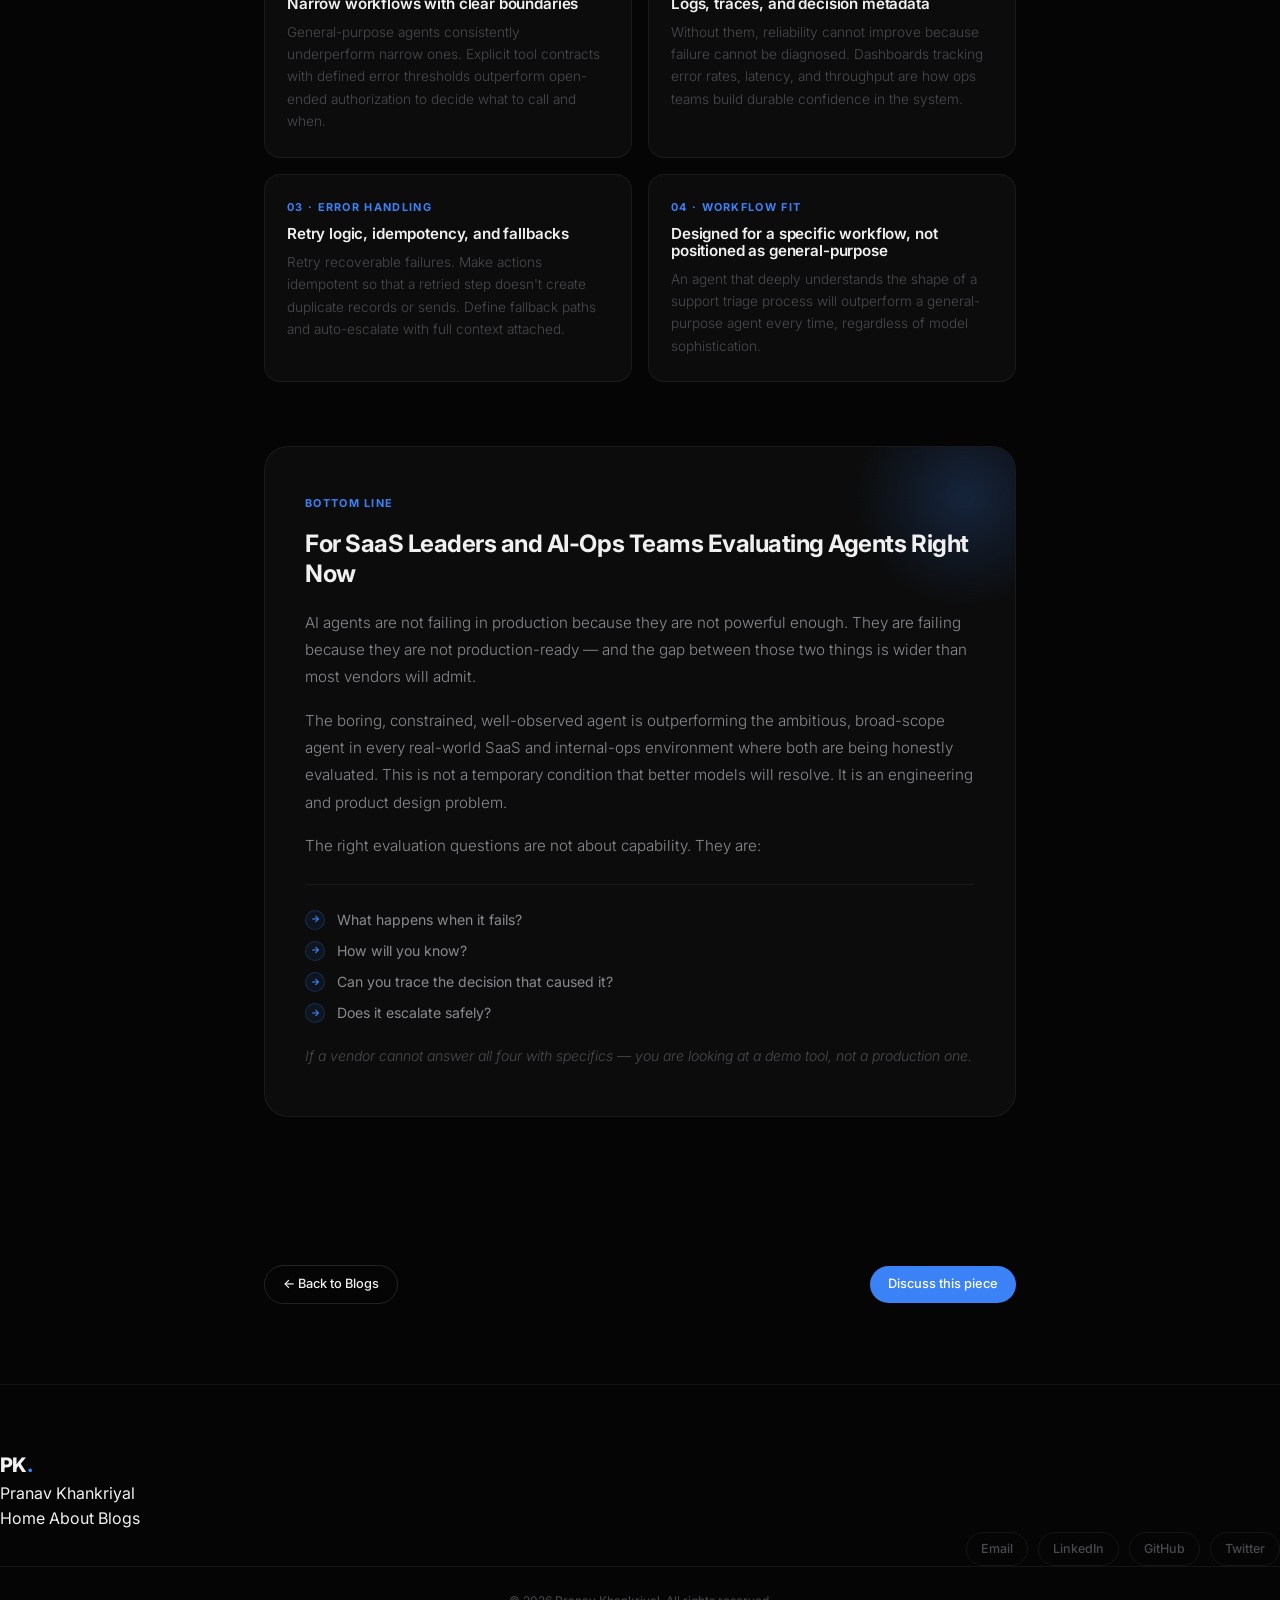
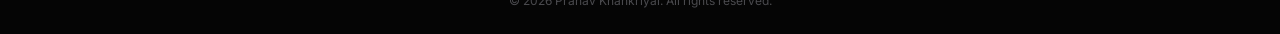
<file: blog1.html>
<!DOCTYPE html>
<html lang="en">

<head>
  <meta charset="UTF-8" />
  <meta name="viewport" content="width=device-width, initial-scale=1.0" />

  <!-- ===================== PRIMARY SEO ===================== -->
  <title>Most AI Agents Don't Fail Because the Model Is Weak — Pranav Khankriyal</title>
  <meta name="description"
    content="A production analysis of why AI agents collapse in real SaaS and internal ops workflows — not because the model is weak, but because nobody engineered them for production. Covers tool-calling reliability, observability, memory, and human-in-the-loop design failures." />
  <meta name="keywords"
    content="AI agents production failure, LLM ops, AI workflow automation, SaaS AI tools, agent observability, human in the loop, AI agent reliability, production AI systems, tool calling errors, AI agent engineering" />
  <meta name="author" content="Pranav Khankriyal" />
  <meta name="robots" content="index, follow" />
  <link rel="canonical" href="https://pranavkhankriyal.com/blog1.html" />

  <!-- ===================== OPEN GRAPH ===================== -->
  <meta property="og:type" content="article" />
  <meta property="og:title" content="Most AI Agents Don't Fail Because the Model Is Weak" />
  <meta property="og:description"
    content="A structured breakdown of every failure mode in production AI agents — and the single principle separating agents that survive from those that don't." />
  <meta property="og:url" content="https://pranavkhankriyal.com/blog1.html" />
  <meta property="og:site_name" content="Pranav Khankriyal" />
  <meta property="article:published_time" content="2026-03-29" />
  <meta property="article:author" content="Pranav Khankriyal" />
  <meta property="article:section" content="AI Systems Analysis" />
  <meta property="article:tag" content="AI Agents" />
  <meta property="article:tag" content="SaaS" />
  <meta property="article:tag" content="Production AI" />
  <meta property="article:tag" content="LLM Ops" />

  <!-- ===================== TWITTER CARD ===================== -->
  <meta name="twitter:card" content="summary_large_image" />
  <meta name="twitter:title" content="Most AI Agents Don't Fail Because the Model Is Weak" />
  <meta name="twitter:description"
    content="Demo tools look brilliant. Production destroys them. A breakdown of why AI agents fail in real SaaS ops — and what separates the ones that survive." />
  <meta name="twitter:creator" content="@pranavkhankriyal" />

  <!-- ===================== GEO / ENTITY ANNOTATIONS ===================== -->
  <!-- GEO targeting: global English-language SaaS/AI ops audience -->
  <meta name="geo.region" content="IN" />
  <meta name="geo.placename" content="India" />
  <!-- Structured entity signal for GEO (Google's Generative Engine Optimization) -->
  <meta name="topic" content="AI Agent Reliability, Production AI Engineering, SaaS Ops Automation" />
  <meta name="coverage" content="Worldwide" />
  <meta name="distribution" content="Global" />
  <meta name="rating" content="General" />
  <meta name="language" content="en" />

  <!-- ===================== SCHEMA.ORG JSON-LD ===================== -->
  <script type="application/ld+json">
  {
    "@context": "https://schema.org",
    "@type": "Article",
    "headline": "Most AI Agents Don't Fail Because the Model Is Weak. They Fail Because Nobody Engineered Them for Production.",
    "description": "A structured breakdown of every failure mode observed across AI agent deployments in SaaS and internal ops — covering tool-calling reliability, observability gaps, memory failures, and human-in-the-loop design problems.",
    "author": {
      "@type": "Person",
      "name": "Pranav Khankriyal",
      "url": "https://pranavkhankriyal.com",
      "jobTitle": "AI Systems Writer & Web Developer"
    },
    "publisher": {
      "@type": "Person",
      "name": "Pranav Khankriyal",
      "url": "https://pranavkhankriyal.com"
    },
    "datePublished": "2026-03-29",
    "dateModified": "2026-03-29",
    "url": "https://pranavkhankriyal.com/blog1.html",
    "articleSection": "AI Systems Analysis",
    "keywords": ["AI agents", "production AI", "LLM ops", "SaaS automation", "AI reliability", "agent observability"],
    "about": [
      { "@type": "Thing", "name": "Artificial Intelligence" },
      { "@type": "Thing", "name": "Software as a Service" },
      { "@type": "Thing", "name": "AI Agents" },
      { "@type": "Thing", "name": "Production Engineering" }
    ],
    "inLanguage": "en",
    "mainEntityOfPage": {
      "@type": "WebPage",
      "@id": "https://pranavkhankriyal.com/blog1.html"
    }
  }
  </script>

  <!-- ===================== ASSETS ===================== -->
  <link rel="stylesheet" href="styles.css" />
  <!-- Prevent flash of wrong theme on load (dark is default) -->
  <script>try{if(localStorage.getItem('pk-theme')==='light'){document.documentElement.setAttribute('data-theme','light');}}catch(e){}</script>
  <link rel="preconnect" href="https://fonts.googleapis.com" />
  <link rel="preconnect" href="https://fonts.gstatic.com" crossorigin />
  <link
    href="https://fonts.googleapis.com/css2?family=Inter:wght@200;300;400;500;600;700&display=swap"
    rel="stylesheet" />

  <style>
    /* ============================================================
       BLOG POST — ARTICLE-SPECIFIC STYLES
       Extends portfolio design system; no overrides to global tokens
       ============================================================ */

    /* ---- ARTICLE HERO ---- */
    .article-hero {
      padding: calc(var(--nav-h) + 64px) 24px 56px;
      max-width: 800px;
      margin: 0 auto;
    }

    .article-breadcrumb {
      display: flex;
      align-items: center;
      gap: 8px;
      font-size: 0.78rem;
      color: var(--text-muted);
      margin-bottom: 32px;
      font-weight: 400;
      letter-spacing: 0;
    }

    .article-breadcrumb a {
      color: var(--text-muted);
      transition: color var(--transition);
    }

    .article-breadcrumb a:hover { color: var(--accent); }

    .article-breadcrumb .sep { color: var(--border-hover); }

    .article-meta-row {
      display: flex;
      align-items: center;
      gap: 12px;
      flex-wrap: wrap;
      margin-bottom: 28px;
    }

    .article-tag {
      font-size: 0.68rem;
      font-weight: 600;
      letter-spacing: 0.08em;
      text-transform: uppercase;
      color: var(--accent);
      background: var(--accent-dim);
      padding: 4px 10px;
      border-radius: var(--radius-pill);
    }

    .article-meta-dot {
      width: 3px;
      height: 3px;
      border-radius: 50%;
      background: var(--text-muted);
    }

    .article-date,
    .article-readtime {
      font-size: 0.78rem;
      color: var(--text-muted);
      font-weight: 400;
    }

    .article-title {
      font-size: clamp(1.8rem, 4.5vw, 3rem);
      font-weight: 700;
      letter-spacing: -0.02em;
      line-height: 1.18;
      color: var(--text-primary);
      margin-bottom: 24px;
      animation: fadeUp 0.6s ease both;
    }

    .article-subtitle {
      font-size: 1.1rem;
      color: var(--text-secondary);
      font-weight: 300;
      line-height: 1.75;
      max-width: 680px;
      margin-bottom: 40px;
      animation: fadeUp 0.6s 0.1s ease both;
    }

    .article-byline {
      display: flex;
      align-items: center;
      gap: 14px;
      padding-top: 24px;
      border-top: 1px solid var(--border);
    }

    .byline-avatar {
      width: 40px;
      height: 40px;
      border-radius: 50%;
      background: var(--bg-elevated);
      border: 1.5px solid var(--border-hover);
      display: flex;
      align-items: center;
      justify-content: center;
      font-weight: 700;
      font-size: 0.85rem;
      color: var(--accent);
      flex-shrink: 0;
    }

    .byline-info { display: flex; flex-direction: column; gap: 2px; }

    .byline-name {
      font-size: 0.88rem;
      font-weight: 600;
      color: var(--text-primary);
    }

    .byline-title {
      font-size: 0.75rem;
      color: var(--text-muted);
    }

    /* ---- ARTICLE BODY ---- */
    .article-body {
      max-width: 800px;
      margin: 0 auto;
      padding: 0 24px 100px;
    }

    .article-body p {
      font-size: 1rem;
      color: var(--text-secondary);
      line-height: 1.85;
      font-weight: 300;
      margin-bottom: 24px;
    }

    .article-body h2 {
      font-size: clamp(1.3rem, 3vw, 1.7rem);
      font-weight: 700;
      letter-spacing: -0.02em;
      color: var(--text-primary);
      margin-top: 60px;
      margin-bottom: 20px;
      line-height: 1.25;
      position: relative;
      padding-left: 20px;
    }

    .article-body h2::before {
      content: '';
      position: absolute;
      left: 0;
      top: 8%;
      height: 84%;
      width: 2.5px;
      background: var(--accent);
      border-radius: 2px;
    }

    .article-body h3 {
      font-size: 1.1rem;
      font-weight: 600;
      color: var(--text-primary);
      letter-spacing: -0.01em;
      margin-top: 40px;
      margin-bottom: 14px;
    }

    /* ---- SECTION DIVIDER ---- */
    .article-divider {
      border: none;
      border-top: 1px solid var(--border);
      margin: 56px 0;
    }

    /* ---- PULLQUOTE ---- */
    .pullquote {
      border-left: 3px solid var(--accent);
      padding: 20px 28px;
      margin: 40px 0;
      background: var(--bg-surface);
      border-radius: 0 var(--radius-md) var(--radius-md) 0;
    }

    .pullquote p {
      font-size: 1.1rem !important;
      color: var(--text-primary) !important;
      font-weight: 400 !important;
      font-style: italic;
      margin-bottom: 0 !important;
      line-height: 1.7 !important;
    }

    /* ---- STATS GRID (inline) ---- */
    .article-stats {
      display: grid;
      grid-template-columns: repeat(2, 1fr);
      gap: 16px;
      margin: 40px 0;
    }

    @media (min-width: 600px) {
      .article-stats { grid-template-columns: repeat(4, 1fr); }
    }

    .a-stat {
      background: var(--bg-surface);
      border: 1px solid var(--border);
      border-radius: var(--radius-md);
      padding: 24px 20px;
      display: flex;
      flex-direction: column;
      gap: 6px;
      transition: border-color var(--transition);
    }

    .a-stat:hover { border-color: var(--border-hover); }

    .a-stat-num {
      font-size: 1.75rem;
      font-weight: 700;
      color: var(--accent);
      letter-spacing: -0.03em;
      line-height: 1;
    }

    .a-stat-label {
      font-size: 0.72rem;
      text-transform: uppercase;
      letter-spacing: 0.07em;
      color: var(--text-muted);
      font-weight: 500;
      line-height: 1.4;
    }

    /* ---- CALLOUT BOX ---- */
    .callout {
      background: var(--bg-surface);
      border: 1px solid var(--border);
      border-left: 3px solid var(--accent);
      border-radius: var(--radius-md);
      padding: 24px 28px;
      margin: 36px 0;
    }

    .callout-label {
      font-size: 0.68rem;
      font-weight: 600;
      letter-spacing: 0.1em;
      text-transform: uppercase;
      color: var(--accent);
      margin-bottom: 10px;
    }

    .callout p {
      color: var(--text-secondary) !important;
      font-size: 0.95rem !important;
      margin-bottom: 0 !important;
    }

    /* ---- DIMENSION GRID ---- */
    .dimension-grid {
      display: grid;
      grid-template-columns: 1fr 1fr;
      gap: 16px;
      margin: 32px 0;
    }

    @media (max-width: 580px) {
      .dimension-grid { grid-template-columns: 1fr; }
    }

    .dimension-card {
      background: var(--bg-surface);
      border: 1px solid var(--border);
      border-radius: var(--radius-md);
      padding: 24px 22px;
      transition: border-color var(--transition), transform var(--transition-slow);
    }

    .dimension-card:hover {
      border-color: var(--accent);
      transform: translateY(-3px);
    }

    .dimension-number {
      font-size: 0.68rem;
      font-weight: 700;
      letter-spacing: 0.12em;
      color: var(--accent);
      text-transform: uppercase;
      margin-bottom: 10px;
    }

    .dimension-card h3 {
      font-size: 0.95rem;
      font-weight: 600;
      color: var(--text-primary);
      margin-bottom: 8px;
      margin-top: 0;
    }

    .dimension-card p {
      font-size: 0.85rem !important;
      color: var(--text-muted) !important;
      margin-bottom: 0 !important;
      line-height: 1.65 !important;
    }

    /* ---- BOTTOM LINE CARD ---- */
    .bottom-line-card {
      background: var(--bg-surface);
      border: 1px solid var(--border);
      border-radius: var(--radius-lg);
      padding: 48px 40px;
      margin: 64px 0 48px;
      position: relative;
      overflow: hidden;
    }

    .bottom-line-card::before {
      content: '';
      position: absolute;
      top: -60px;
      right: -60px;
      width: 220px;
      height: 220px;
      background: radial-gradient(ellipse, var(--accent-glow) 0%, transparent 70%);
      pointer-events: none;
    }

    .bottom-line-label {
      font-size: 0.68rem;
      font-weight: 700;
      letter-spacing: 0.12em;
      text-transform: uppercase;
      color: var(--accent);
      margin-bottom: 16px;
    }

    .bottom-line-card h2 {
      font-size: clamp(1.2rem, 2.5vw, 1.5rem);
      font-weight: 700;
      color: var(--text-primary);
      margin-bottom: 20px;
      padding-left: 0;
      margin-top: 0;
    }

    .bottom-line-card h2::before { display: none; }

    .bottom-line-card p {
      color: var(--text-secondary) !important;
      font-size: 0.95rem !important;
      margin-bottom: 16px !important;
      line-height: 1.8 !important;
    }

    .bottom-line-questions {
      margin-top: 24px;
      padding-top: 24px;
      border-top: 1px solid var(--border);
      display: flex;
      flex-direction: column;
      gap: 10px;
    }

    .question-item {
      display: flex;
      align-items: flex-start;
      gap: 12px;
      font-size: 0.88rem;
      color: var(--text-secondary);
      line-height: 1.5;
    }

    .q-bullet {
      flex-shrink: 0;
      width: 20px;
      height: 20px;
      border-radius: 50%;
      background: var(--accent-dim);
      border: 1px solid rgba(41,151,255,0.2);
      display: flex;
      align-items: center;
      justify-content: center;
      font-size: 0.6rem;
      color: var(--accent);
      font-weight: 700;
      margin-top: 1px;
    }

    /* ---- ARTICLE FOOTER NAV ---- */
    .article-footer-nav {
      max-width: 800px;
      margin: 0 auto;
      padding: 0 24px 80px;
      display: flex;
      align-items: center;
      justify-content: space-between;
      gap: 16px;
      flex-wrap: wrap;
    }

    .article-footer-nav p {
      font-size: 0.82rem;
      color: var(--text-muted);
    }

    /* ---- RESPONSIVE ---- */
    @media (max-width: 640px) {
      .article-hero { padding: calc(var(--nav-h) + 40px) 24px 40px; }
      .bottom-line-card { padding: 32px 24px; }
      .pullquote { padding: 16px 20px; }
      .article-stats { grid-template-columns: 1fr 1fr; }
    }
  </style>
</head>

<body>

  <!-- PAGE LOADER -->
  <div class="page-loader" id="pageLoader">
    <div class="loader-logo">PK<span class="dot">.</span></div>
  </div>

  <!-- NAVBAR -->
  <nav class="navbar" id="navbar">
    <div class="nav-inner">
      <a href="index.html" class="nav-logo">PK<span class="dot">.</span></a>
      <ul class="nav-links" id="navLinks">
        <li><a href="index.html">Home</a></li>
        <li><a href="about.html">About</a></li>
        <li><a href="blogs.html" class="active">Blogs</a></li>
      </ul>
      <button class="theme-toggle" id="themeToggle" aria-label="Switch to light mode" title="Switch to light mode">☀️</button>
      <button class="hamburger" id="hamburger" aria-label="Toggle menu" aria-expanded="false">
        <span></span><span></span><span></span>
      </button>
    </div>
  </nav>

  <main>

    <!-- =================== ARTICLE HERO =================== -->
    <header class="article-hero" id="article-top">

      <!-- BREADCRUMB (SEO + UX) -->
      <nav class="article-breadcrumb" aria-label="Breadcrumb">
        <a href="index.html">Home</a>
        <span class="sep">›</span>
        <a href="blogs.html">Blogs</a>
        <span class="sep">›</span>
        <span>AI Systems</span>
      </nav>

      <!-- META ROW -->
      <div class="article-meta-row" role="doc-subtitle">
        <span class="article-tag">AI Systems</span>
        <div class="article-meta-dot" aria-hidden="true"></div>
        <span class="article-tag" style="background:transparent; color:var(--text-muted); padding: 4px 0; font-size:0.68rem; letter-spacing: 0.08em;">SaaS Ops Intelligence</span>
        <div class="article-meta-dot" aria-hidden="true"></div>
        <span class="article-tag" style="background:transparent; color:var(--text-muted); padding: 4px 0; font-size:0.68rem; letter-spacing: 0.08em;">Production Analysis</span>
        <div class="article-meta-dot" aria-hidden="true"></div>
        <span class="article-tag" style="background:transparent; color:var(--text-muted); padding: 4px 0; font-size:0.68rem; letter-spacing: 0.08em;">AI Workflow Automation</span>
      </div>

      <!-- TITLE -->
      <h1 class="article-title">
        Most AI Agents Don't Fail Because the Model Is Weak.<br />
        They Fail Because Nobody Engineered Them for Production.
      </h1>

      <!-- SUBTITLE / DECK -->
      <p class="article-subtitle">
        Across recent AI agent deployments in SaaS and internal ops environments, a consistent pattern is emerging: tools that shine in demos collapse within a week of real-world use. A structured breakdown of every failure mode — and the single principle separating agents that survive from those that don't.
      </p>

      <!-- BYLINE -->
      <div class="article-byline">
        <div class="byline-avatar" aria-label="Pranav Khankriyal">PK</div>
        <div class="byline-info">
          <span class="byline-name">Pranav Khankriyal</span>
          <span class="byline-title">AI Systems Writer &amp; Web Developer · March 2026 · 12 min read</span>
        </div>
      </div>

    </header>

    <!-- =================== ARTICLE BODY =================== -->
    <article class="article-body" itemscope itemtype="https://schema.org/Article">

      <!-- GEO / LLM context annotation (hidden, machine-readable) -->
      <!-- ENTITY: AI agents | CONTEXT: SaaS production environments, internal ops automation | CLAIM TYPE: original analysis -->

      <p itemprop="description">
        The gap between what AI agents can do in a controlled demo and what they deliver in a production workflow is not a minor discrepancy. It is a structural failure — one that costs ops teams time, credibility, and in some cases, real customer-facing errors. And yet, most vendors keep optimizing for the demo.
      </p>

      <p>
        What follows is a synthesis of patterns observed across recent AI agent deployments in customer support triage, outbound prospecting, and internal ops automation. The conclusions are not theoretical. They reflect what consistently happens when these tools meet real data at scale.
      </p>

      <hr class="article-divider" />

      <!-- SECTION 1 -->
      <h2>The Demo Problem: Agents Were Built for Clean Inputs, Not Real Data</h2>

      <p>
        In sandbox environments, agents handle curated context and clean inputs. In production, inputs arrive as unstructured emails, partial form submissions, and API responses with edge cases nobody modeled in advance. Context is perpetually incomplete — stale CRM records, missing account metadata, truncated conversation histories.
      </p>

      <p>
        Early-stage AI agents frequently ship with error rates of 2–5% in demo conditions. When exposed to real CRM, support, and ops data, those rates spike to 15–30% or higher. That delta is not a bug in any specific tool. It is a symptom of agents engineered for demo-day, not deployment.
      </p>

      <!-- STATS GRID -->
      <div class="article-stats" role="region" aria-label="Key production statistics">
        <div class="a-stat">
          <span class="a-stat-num">2–5%</span>
          <span class="a-stat-label">Error rate in demo environments</span>
        </div>
        <div class="a-stat">
          <span class="a-stat-num">15–30%+</span>
          <span class="a-stat-label">Error rate against real production data</span>
        </div>
        <div class="a-stat">
          <span class="a-stat-num">≈8%</span>
          <span class="a-stat-label">Overall failure rate in a 4-step flow at 2% per-step error</span>
        </div>
        <div class="a-stat">
          <span class="a-stat-num">50–70%</span>
          <span class="a-stat-label">Faster incident resolution with agent decision logs</span>
        </div>
      </div>

      <!-- SECTION 2 -->
      <h2>Tool Calling: Error Rates Compound Faster Than Most Teams Expect</h2>

      <p>
        The capability checklist for AI agent tools typically includes calling internal APIs, updating CRM platforms like HubSpot or Salesforce, sending emails, and pushing Slack notifications. What the checklist omits is the reliability math underneath.
      </p>

      <p>
        In a four-step agent flow, a 2% per-step error rate produces roughly an 8% overall failure rate. At high volume, that is not noise — it is a systematic reliability problem. In practice, the failure modes go well beyond raw error rates: wrong tools get triggered, actions execute out of sequence, and when failures occur, there is no recovery path. No retry logic. No rollback mechanism. No alert to a human.
      </p>

      <div class="pullquote">
        <p>"Reliable internal AI agents need strict tool-calling contracts, idempotent actions, and fallback handlers — not a feature list of capabilities."</p>
      </div>

      <!-- SECTION 3 -->
      <h2>Observability: Without Logs, You Can't Improve What You Can't See</h2>

      <p>
        When an agent workflow fails, the ability to diagnose it quickly depends entirely on what was recorded. In most tools evaluated across recent deployments, the observability layer is minimal to nonexistent: no audit trail for decisions, no structured logs for step-level failures, no context snapshots showing what data the agent was working with when things went wrong.
      </p>

      <p>
        Teams that invest in agent decision logs and tool-call audit trails report resolving incidents 50 to 70 percent faster. That gap compounds over time. Agents without observability don't just fail — they fail in ways that are slow and expensive to diagnose, undermining whatever trust the automation had built.
      </p>

      <div class="callout" role="note">
        <div class="callout-label">The practical test</div>
        <p>Before evaluating any AI agent tool, ask the vendor to demonstrate the observability layer — not the outputs. If they cannot show logs, traces, and decision metadata alongside the workflow, the tool was not designed for production debugging.</p>
      </div>

      <!-- SECTION 4 -->
      <h2>Memory: A Marketing Feature Masquerading as an Operational One</h2>

      <p>
        Memory is among the most frequently cited differentiators in AI agent marketing. In practice, across recent deployments, memory functions have been consistently unstructured, non-persistent, and disconnected from outcomes.
      </p>

      <p>
        Agents re-ask questions they already received answers to. They lose context mid-task in multi-step workflows. They restart sequences that should have been incremental. In customer-facing contexts, this is not a minor UX issue — it signals to users and ops teams alike that the automation cannot be trusted.
      </p>

      <p>
        Operational memory needs a schema, entity-level tracking, and persistence across sessions and deployments. Most critically, it needs to be tied to outcomes: resolution time, SLA compliance, task completion rate. Memory that isn't outcome-oriented is a cosmetic feature, not an operational one.
      </p>

      <!-- SECTION 5 -->
      <h2>Human-in-the-Loop: Most Implementations Land in One of Two Bad Places</h2>

      <p>
        The term human-in-the-loop is used as a selling point without much specificity. In production, implementations tend to cluster around two failure modes that are equally damaging.
      </p>

      <p>
        The first is over-escalation. Agents surface every edge case to a human reviewer, generating a flood of alerts that require manual intervention on nearly everything. No efficiency gain materializes. The automation becomes an expensive notification layer.
      </p>

      <p>
        The second is under-supervision. Agents run fully autonomously with error rates between 10 and 20 percent. In support and prospecting contexts, this produces real reputational exposure, manual cleanup costs, and more operational toil than the automation eliminated.
      </p>

      <p>
        The right design is precise: automate high-confidence, high-volume, predictable tasks at below 2% error rate; escalate genuinely complex or high-value cases to humans with full context attached; log every escalation so the system can calibrate where thresholds need adjustment. That is what LLM-ops practitioners call "human-in-the-loop with guardrails" — and it is a fundamentally different engineering challenge than building a general-purpose agent.
      </p>

      <div class="pullquote">
        <p>"The sweet spot is not hard to describe. It is hard to ship — because it requires intentional design, not capability alone."</p>
      </div>

      <!-- SECTION 6 -->
      <h2>The Agent That Survives Does Less — and That Is the Differentiator</h2>

      <p>
        A consistent finding across recent deployments: the agents that make it to production and stay there are the narrow ones. They handle a specific workflow — triage support tickets and route them to the correct owner, for example — and nothing outside it. No open-ended API calls. No creative interpretation of ambiguous inputs.
      </p>

      <p>
        Every action is logged. Failures are handled gracefully, with fallback templates and human alerts rather than autonomous recovery attempts that compound the error. The agent does not try to be impressive. It tries to be reliable.
      </p>

      <p>
        This reveals something the AI tooling market has been slow to acknowledge: functionality and reliability are not the same property. Breadth of capability and production readiness are not the same property. The agents that survive production are not the most powerful — they are the most controlled and the most observable.
      </p>

      <hr class="article-divider" />

      <!-- SECTION 7 — FOUR DIMENSIONS -->
      <h2>What Production-Ready Actually Means: Four Dimensions</h2>

      <p>
        After examining failure patterns across these deployments, the differentiators have nothing to do with which underlying model an agent uses. They are entirely about engineering choices.
      </p>

      <div class="dimension-grid" role="list">

        <div class="dimension-card" role="listitem">
          <div class="dimension-number">01 · Constraint Design</div>
          <h3>Narrow workflows with clear boundaries</h3>
          <p>General-purpose agents consistently underperform narrow ones. Explicit tool contracts with defined error thresholds outperform open-ended authorization to decide what to call and when.</p>
        </div>

        <div class="dimension-card" role="listitem">
          <div class="dimension-number">02 · Observability</div>
          <h3>Logs, traces, and decision metadata</h3>
          <p>Without them, reliability cannot improve because failure cannot be diagnosed. Dashboards tracking error rates, latency, and throughput are how ops teams build durable confidence in the system.</p>
        </div>

        <div class="dimension-card" role="listitem">
          <div class="dimension-number">03 · Error Handling</div>
          <h3>Retry logic, idempotency, and fallbacks</h3>
          <p>Retry recoverable failures. Make actions idempotent so that a retried step doesn't create duplicate records or sends. Define fallback paths and auto-escalate with full context attached.</p>
        </div>

        <div class="dimension-card" role="listitem">
          <div class="dimension-number">04 · Workflow Fit</div>
          <h3>Designed for a specific workflow, not positioned as general-purpose</h3>
          <p>An agent that deeply understands the shape of a support triage process will outperform a general-purpose agent every time, regardless of model sophistication.</p>
        </div>

      </div>

      <!-- BOTTOM LINE -->
      <div class="bottom-line-card" role="region" aria-label="Bottom line summary">
        <div class="bottom-line-label">Bottom Line</div>
        <h2>For SaaS Leaders and AI-Ops Teams Evaluating Agents Right Now</h2>
        <p>
          AI agents are not failing in production because they are not powerful enough. They are failing because they are not production-ready — and the gap between those two things is wider than most vendors will admit.
        </p>
        <p>
          The boring, constrained, well-observed agent is outperforming the ambitious, broad-scope agent in every real-world SaaS and internal-ops environment where both are being honestly evaluated. This is not a temporary condition that better models will resolve. It is an engineering and product design problem.
        </p>
        <p style="margin-bottom: 0 !important;">
          The right evaluation questions are not about capability. They are:
        </p>
        <div class="bottom-line-questions" role="list">
          <div class="question-item" role="listitem">
            <span class="q-bullet" aria-hidden="true">→</span>
            <span>What happens when it fails?</span>
          </div>
          <div class="question-item" role="listitem">
            <span class="q-bullet" aria-hidden="true">→</span>
            <span>How will you know?</span>
          </div>
          <div class="question-item" role="listitem">
            <span class="q-bullet" aria-hidden="true">→</span>
            <span>Can you trace the decision that caused it?</span>
          </div>
          <div class="question-item" role="listitem">
            <span class="q-bullet" aria-hidden="true">→</span>
            <span>Does it escalate safely?</span>
          </div>
        </div>
        <p style="margin-top: 20px; margin-bottom: 0 !important; font-style: italic; color: var(--text-muted) !important; font-size: 0.88rem !important;">
          If a vendor cannot answer all four with specifics — you are looking at a demo tool, not a production one.
        </p>
      </div>

    </article>

    <!-- ARTICLE FOOTER NAV -->
    <div class="article-footer-nav">
      <a href="blogs.html" class="btn btn-outline btn-sm">← Back to Blogs</a>
      <a href="mailto:pranavkhankriyal@gmail.com" class="btn btn-primary btn-sm">Discuss this piece</a>
    </div>

  </main>

  <!-- FOOTER -->
  <footer class="footer">
    <div class="footer-inner">
      <div class="footer-brand">
        <span class="nav-logo">PK<span class="dot">.</span></span>
        <p>Pranav Khankriyal</p>
      </div>
      <div class="footer-links">
        <a href="index.html">Home</a>
        <a href="about.html">About</a>
        <a href="blogs.html">Blogs</a>
      </div>
      <div class="footer-social">
        <a href="mailto:pranavkhankriyal@gmail.com" class="social-link">Email</a>
        <a href="https://www.linkedin.com/in/pranav-khankriyal-8a0748310" target="_blank" rel="noopener noreferrer" class="social-link">LinkedIn</a>
        <a href="#" class="social-link">GitHub</a>
        <a href="#" class="social-link">Twitter</a>
      </div>
    </div>
    <div class="footer-bottom">
      <p>© 2026 Pranav Khankriyal. All rights reserved.</p>
    </div>
  </footer>

  <script src="script.js"></script>

</body>
</html>
</file>
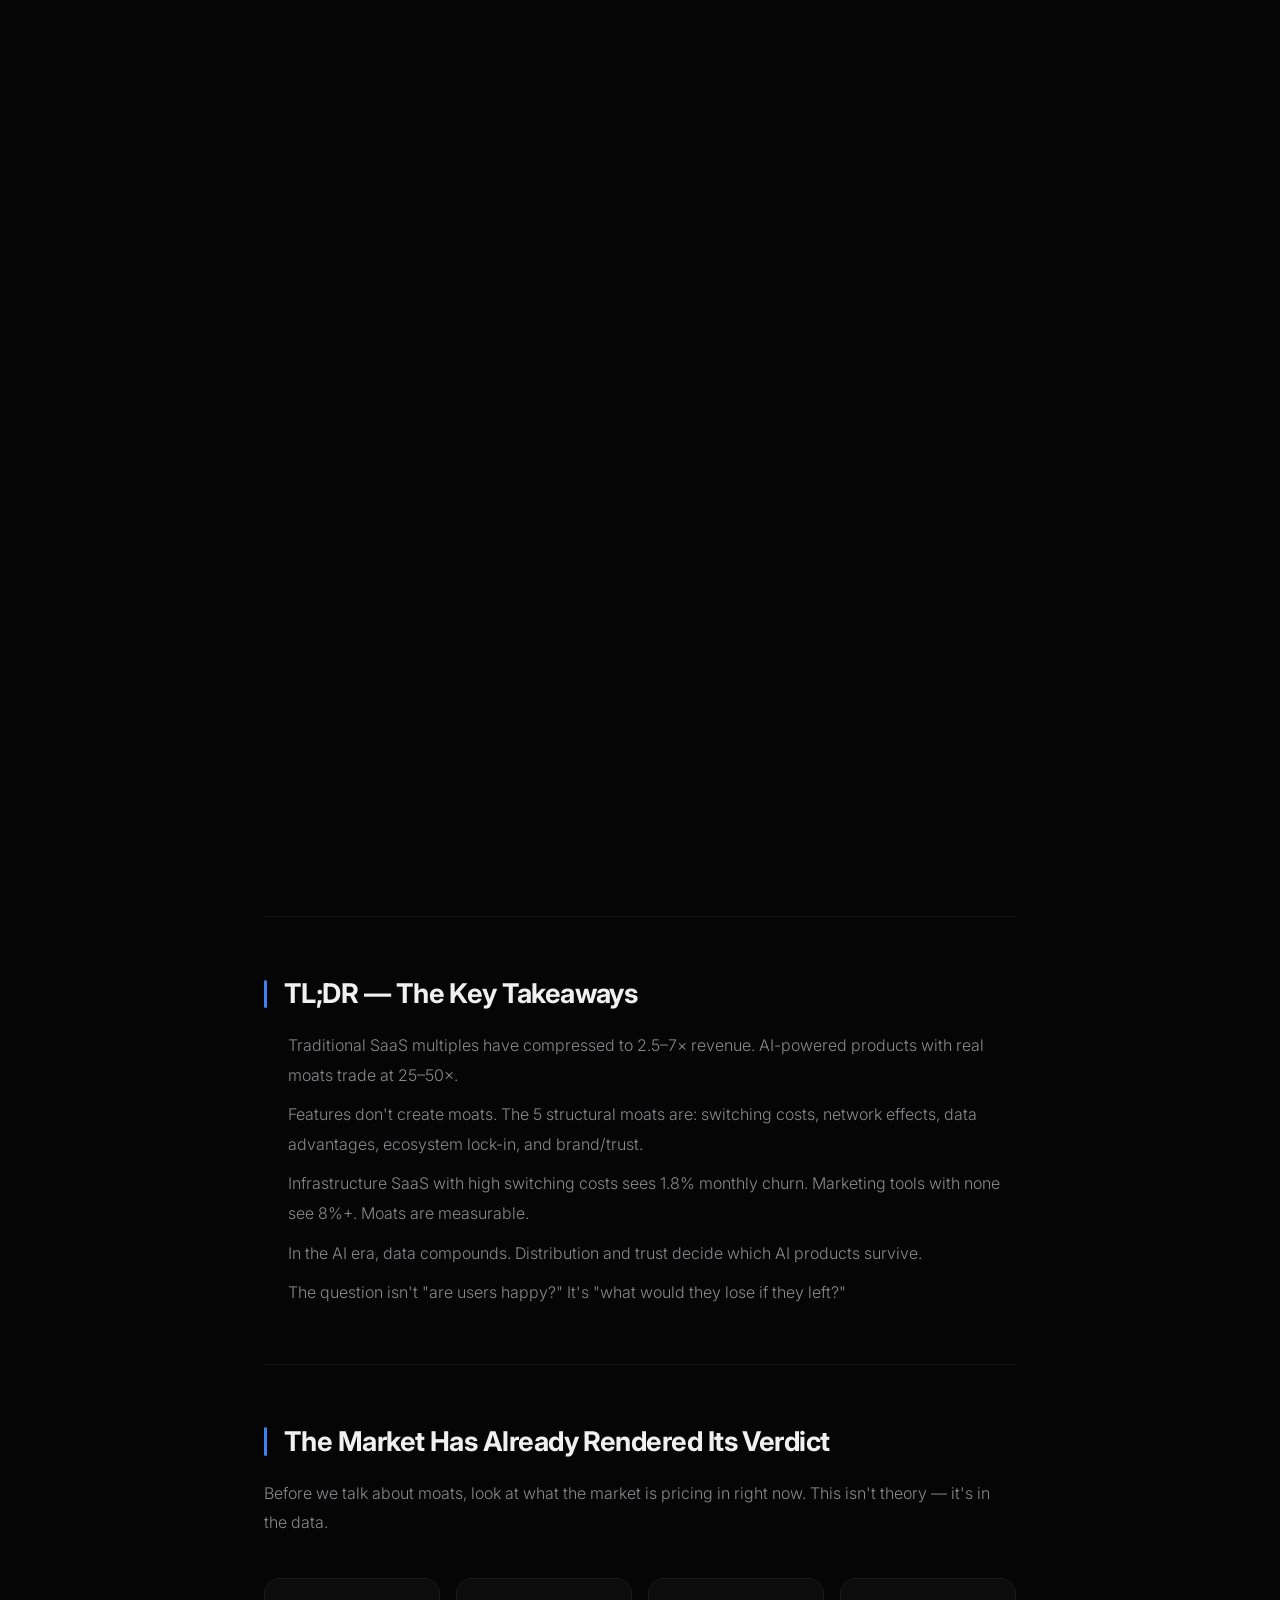
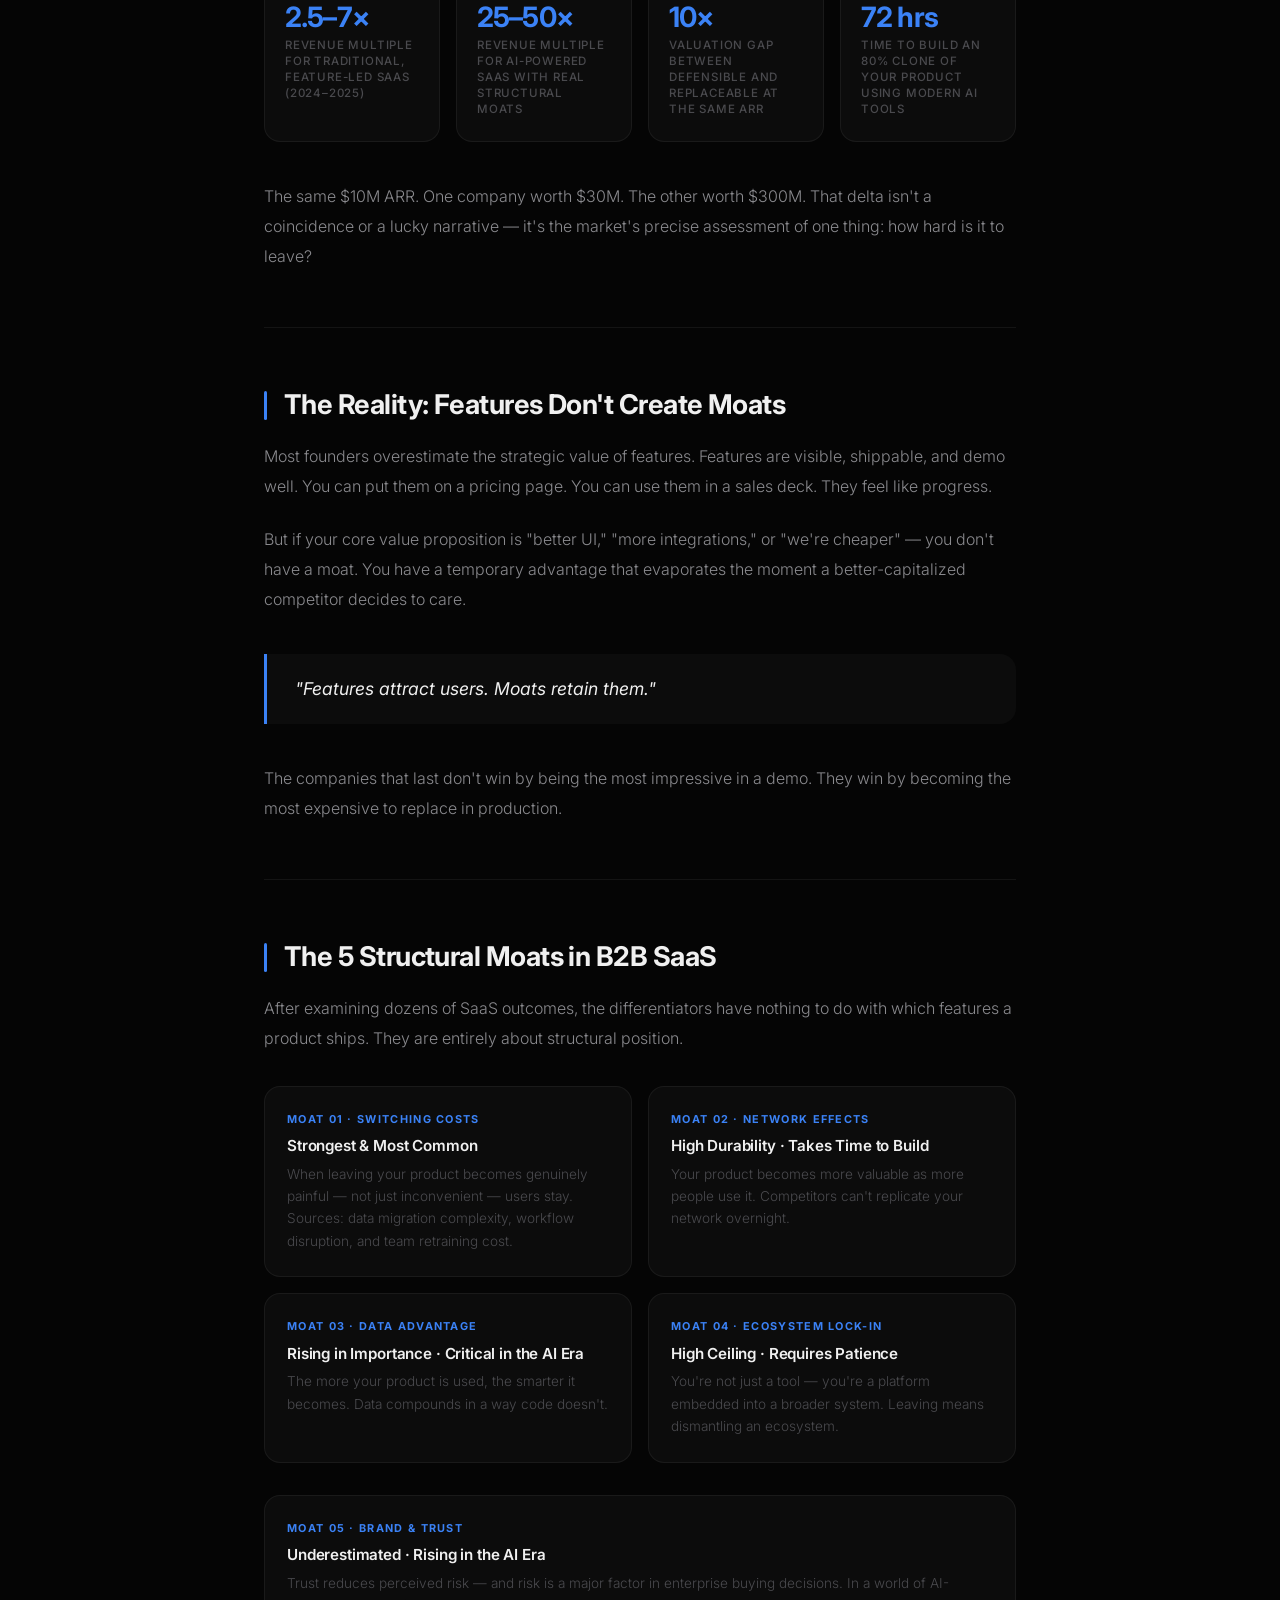
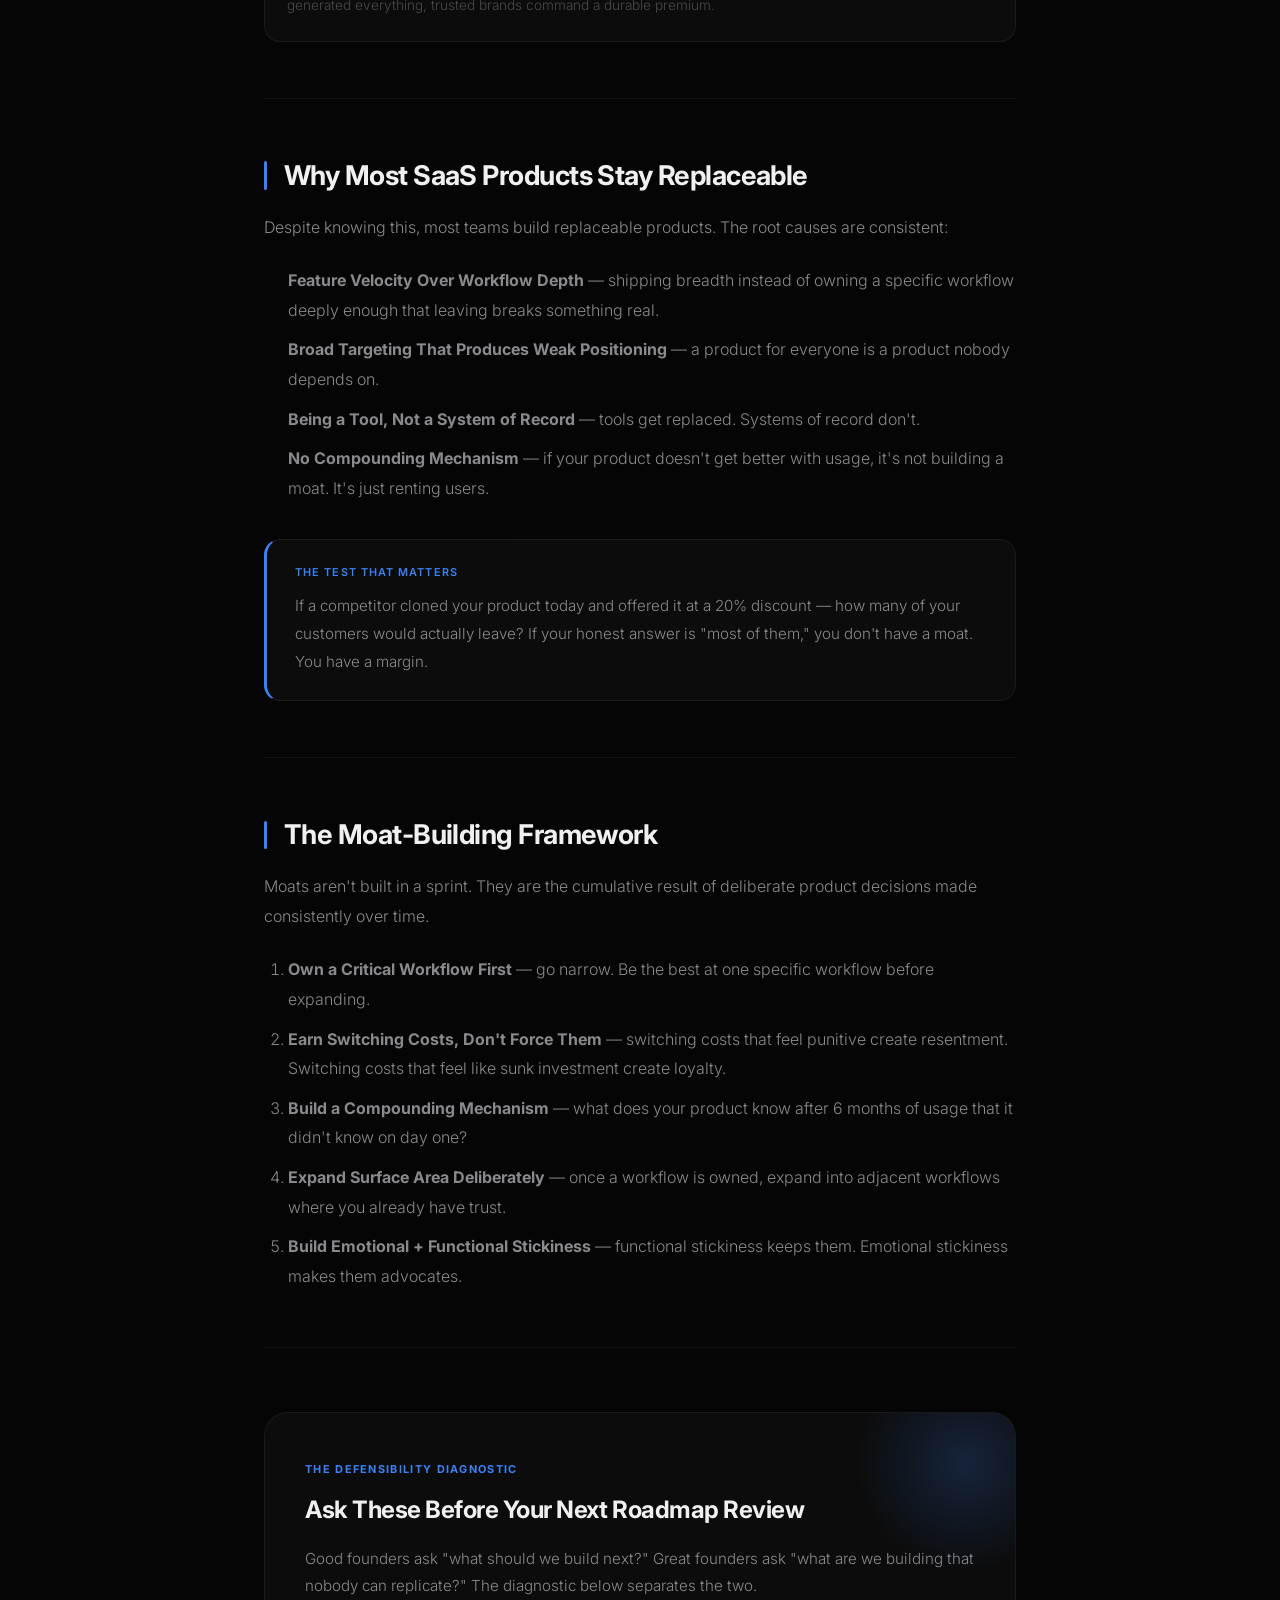
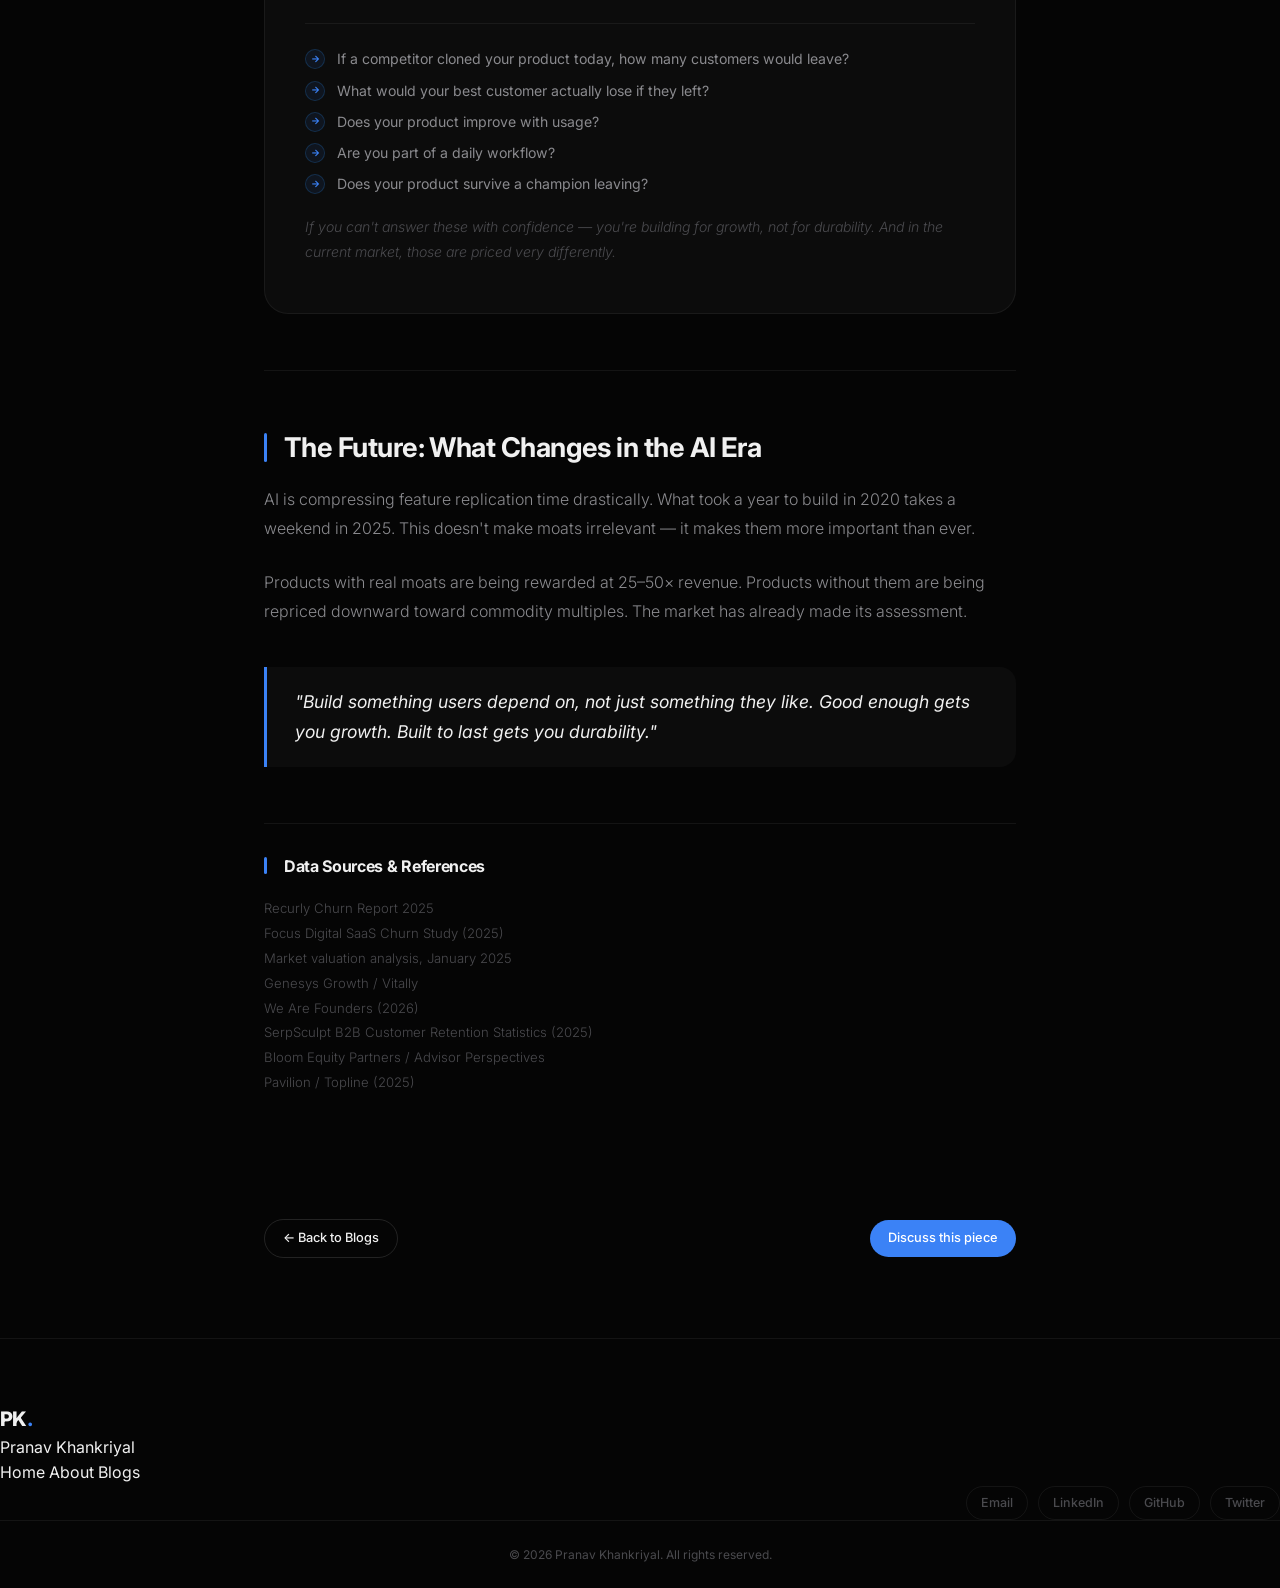
<file: blog2.html>
<!DOCTYPE html>
<html lang="en">

<head>
  <meta charset="UTF-8" />
  <meta name="viewport" content="width=device-width, initial-scale=1.0" />

  <!-- ===================== PRIMARY SEO ===================== -->
  <title>The SaaS Moat Playbook: Defensible vs. Replaceable — Pranav Khankriyal</title>
  <meta name="description"
    content="A solo developer can now clone your product in a weekend using AI tools. Your valuation multiple is being repriced in real time. Here's what separates $30M exits from $300M ones — and it has nothing to do with your feature roadmap." />
  <meta name="keywords"
    content="SaaS moat, defensible SaaS, B2B SaaS valuation, switching costs, network effects, data advantage, ecosystem lock-in, SaaS churn, SaaS exits, product moat strategy" />
  <meta name="author" content="Pranav Khankriyal" />
  <meta name="robots" content="index, follow" />
  <link rel="canonical" href="https://pranavkhankriyal.com/blog2.html" />

  <!-- ===================== OPEN GRAPH ===================== -->
  <meta property="og:type" content="article" />
  <meta property="og:title" content="The SaaS Moat Playbook: Defensible vs. Replaceable" />
  <meta property="og:description"
    content="Features attract users. Moats retain them. A breakdown of the 5 structural moats that separate $300M outcomes from $30M ones at the same ARR." />
  <meta property="og:url" content="https://pranavkhankriyal.com/blog2.html" />
  <meta property="og:site_name" content="Pranav Khankriyal" />
  <meta property="article:published_time" content="2025-03-01" />
  <meta property="article:author" content="Pranav Khankriyal" />
  <meta property="article:section" content="SaaS Strategy" />
  <meta property="article:tag" content="SaaS" />
  <meta property="article:tag" content="Product Strategy" />
  <meta property="article:tag" content="B2B" />
  <meta property="article:tag" content="AI Era" />

  <!-- ===================== TWITTER CARD ===================== -->
  <meta name="twitter:card" content="summary_large_image" />
  <meta name="twitter:title" content="The SaaS Moat Playbook: Defensible vs. Replaceable" />
  <meta name="twitter:description"
    content="Same $10M ARR. One worth $30M. The other $300M. The delta isn't luck — it's one thing: how hard is it to leave?" />
  <meta name="twitter:creator" content="@pranavkhankriyal" />

  <!-- ===================== GEO / ENTITY ANNOTATIONS ===================== -->
  <meta name="geo.region" content="IN" />
  <meta name="geo.placename" content="India" />
  <meta name="topic" content="SaaS Product Strategy, B2B SaaS Moats, Defensible Products" />
  <meta name="coverage" content="Worldwide" />
  <meta name="distribution" content="Global" />
  <meta name="rating" content="General" />
  <meta name="language" content="en" />

  <!-- ===================== SCHEMA.ORG JSON-LD ===================== -->
  <script type="application/ld+json">
  {
    "@context": "https://schema.org",
    "@type": "Article",
    "headline": "The SaaS Moat Playbook: Defensible vs. Replaceable",
    "description": "A breakdown of the 5 structural moats that separate defensible B2B SaaS products from replaceable ones — covering switching costs, network effects, data advantages, ecosystem lock-in, and brand trust.",
    "author": {
      "@type": "Person",
      "name": "Pranav Khankriyal",
      "url": "https://pranavkhankriyal.com",
      "jobTitle": "AI Systems Writer & Web Developer"
    },
    "publisher": {
      "@type": "Person",
      "name": "Pranav Khankriyal",
      "url": "https://pranavkhankriyal.com"
    },
    "datePublished": "2025-03-01",
    "dateModified": "2025-03-01",
    "url": "https://pranavkhankriyal.com/blog2.html",
    "articleSection": "SaaS Strategy",
    "keywords": ["SaaS moat", "B2B SaaS", "switching costs", "network effects", "data advantage", "product defensibility"],
    "about": [
      { "@type": "Thing", "name": "Software as a Service" },
      { "@type": "Thing", "name": "Product Strategy" },
      { "@type": "Thing", "name": "B2B Sales" },
      { "@type": "Thing", "name": "Artificial Intelligence" }
    ],
    "inLanguage": "en",
    "mainEntityOfPage": {
      "@type": "WebPage",
      "@id": "https://pranavkhankriyal.com/blog2.html"
    }
  }
  </script>

  <!-- ===================== ASSETS ===================== -->
  <link rel="stylesheet" href="styles.css" />
  <!-- Prevent flash of wrong theme on load (dark is default) -->
  <script>try{if(localStorage.getItem('pk-theme')==='light'){document.documentElement.setAttribute('data-theme','light');}}catch(e){}</script>
  <link rel="preconnect" href="https://fonts.googleapis.com" />
  <link rel="preconnect" href="https://fonts.gstatic.com" crossorigin />
  <link
    href="https://fonts.googleapis.com/css2?family=Inter:wght@200;300;400;500;600;700&display=swap"
    rel="stylesheet" />

  <style>
    /* ============================================================
       BLOG POST — ARTICLE-SPECIFIC STYLES
       Extends portfolio design system; no overrides to global tokens
       ============================================================ */

    /* ---- ARTICLE HERO ---- */
    .article-hero {
      padding: calc(var(--nav-h) + 64px) 24px 56px;
      max-width: 800px;
      margin: 0 auto;
    }

    .article-breadcrumb {
      display: flex;
      align-items: center;
      gap: 8px;
      font-size: 0.78rem;
      color: var(--text-muted);
      margin-bottom: 32px;
      font-weight: 400;
      letter-spacing: 0;
    }

    .article-breadcrumb a {
      color: var(--text-muted);
      transition: color var(--transition);
    }

    .article-breadcrumb a:hover { color: var(--accent); }

    .article-breadcrumb .sep { color: var(--border-hover); }

    .article-meta-row {
      display: flex;
      align-items: center;
      gap: 12px;
      flex-wrap: wrap;
      margin-bottom: 28px;
    }

    .article-tag {
      font-size: 0.68rem;
      font-weight: 600;
      letter-spacing: 0.08em;
      text-transform: uppercase;
      color: var(--accent);
      background: var(--accent-dim);
      padding: 4px 10px;
      border-radius: var(--radius-pill);
    }

    .article-meta-dot {
      width: 3px;
      height: 3px;
      border-radius: 50%;
      background: var(--text-muted);
    }

    .article-date,
    .article-readtime {
      font-size: 0.78rem;
      color: var(--text-muted);
      font-weight: 400;
    }

    .article-title {
      font-size: clamp(1.8rem, 4.5vw, 3rem);
      font-weight: 700;
      letter-spacing: -0.02em;
      line-height: 1.18;
      color: var(--text-primary);
      margin-bottom: 24px;
      animation: fadeUp 0.6s ease both;
    }

    .article-subtitle {
      font-size: 1.1rem;
      color: var(--text-secondary);
      font-weight: 300;
      line-height: 1.75;
      max-width: 680px;
      margin-bottom: 40px;
      animation: fadeUp 0.6s 0.1s ease both;
    }

    .article-byline {
      display: flex;
      align-items: center;
      gap: 14px;
      padding-top: 24px;
      border-top: 1px solid var(--border);
    }

    .byline-avatar {
      width: 40px;
      height: 40px;
      border-radius: 50%;
      background: var(--bg-elevated);
      border: 1.5px solid var(--border-hover);
      display: flex;
      align-items: center;
      justify-content: center;
      font-weight: 700;
      font-size: 0.85rem;
      color: var(--accent);
      flex-shrink: 0;
    }

    .byline-info { display: flex; flex-direction: column; gap: 2px; }

    .byline-name {
      font-size: 0.88rem;
      font-weight: 600;
      color: var(--text-primary);
    }

    .byline-title {
      font-size: 0.75rem;
      color: var(--text-muted);
    }

    /* ---- ARTICLE BODY ---- */
    .article-body {
      max-width: 800px;
      margin: 0 auto;
      padding: 0 24px 100px;
    }

    .article-body p {
      font-size: 1rem;
      color: var(--text-secondary);
      line-height: 1.85;
      font-weight: 300;
      margin-bottom: 24px;
    }

    .article-body h2 {
      font-size: clamp(1.3rem, 3vw, 1.7rem);
      font-weight: 700;
      letter-spacing: -0.02em;
      color: var(--text-primary);
      margin-top: 60px;
      margin-bottom: 20px;
      line-height: 1.25;
      position: relative;
      padding-left: 20px;
    }

    .article-body h2::before {
      content: '';
      position: absolute;
      left: 0;
      top: 8%;
      height: 84%;
      width: 2.5px;
      background: var(--accent);
      border-radius: 2px;
    }

    .article-body h3 {
      font-size: 1.1rem;
      font-weight: 600;
      color: var(--text-primary);
      letter-spacing: -0.01em;
      margin-top: 40px;
      margin-bottom: 14px;
    }

    .article-body ul,
    .article-body ol {
      margin-bottom: 24px;
      padding-left: 24px;
    }

    .article-body ul li,
    .article-body ol li {
      font-size: 1rem;
      color: var(--text-secondary);
      line-height: 1.85;
      font-weight: 300;
      margin-bottom: 10px;
    }

    /* ---- SECTION DIVIDER ---- */
    .article-divider {
      border: none;
      border-top: 1px solid var(--border);
      margin: 56px 0;
    }

    /* ---- PULLQUOTE ---- */
    .pullquote {
      border-left: 3px solid var(--accent);
      padding: 20px 28px;
      margin: 40px 0;
      background: var(--bg-surface);
      border-radius: 0 var(--radius-md) var(--radius-md) 0;
    }

    .pullquote p {
      font-size: 1.1rem !important;
      color: var(--text-primary) !important;
      font-weight: 400 !important;
      font-style: italic;
      margin-bottom: 0 !important;
      line-height: 1.7 !important;
    }

    /* ---- STATS GRID (inline) ---- */
    .article-stats {
      display: grid;
      grid-template-columns: repeat(2, 1fr);
      gap: 16px;
      margin: 40px 0;
    }

    @media (min-width: 600px) {
      .article-stats { grid-template-columns: repeat(4, 1fr); }
    }

    .a-stat {
      background: var(--bg-surface);
      border: 1px solid var(--border);
      border-radius: var(--radius-md);
      padding: 24px 20px;
      display: flex;
      flex-direction: column;
      gap: 6px;
      transition: border-color var(--transition);
    }

    .a-stat:hover { border-color: var(--border-hover); }

    .a-stat-num {
      font-size: 1.75rem;
      font-weight: 700;
      color: var(--accent);
      letter-spacing: -0.03em;
      line-height: 1;
    }

    .a-stat-label {
      font-size: 0.72rem;
      text-transform: uppercase;
      letter-spacing: 0.07em;
      color: var(--text-muted);
      font-weight: 500;
      line-height: 1.4;
    }

    /* ---- CALLOUT BOX ---- */
    .callout {
      background: var(--bg-surface);
      border: 1px solid var(--border);
      border-left: 3px solid var(--accent);
      border-radius: var(--radius-md);
      padding: 24px 28px;
      margin: 36px 0;
    }

    .callout-label {
      font-size: 0.68rem;
      font-weight: 600;
      letter-spacing: 0.1em;
      text-transform: uppercase;
      color: var(--accent);
      margin-bottom: 10px;
    }

    .callout p {
      color: var(--text-secondary) !important;
      font-size: 0.95rem !important;
      margin-bottom: 0 !important;
    }

    /* ---- MOAT GRID ---- */
    .moat-grid {
      display: grid;
      grid-template-columns: 1fr 1fr;
      gap: 16px;
      margin: 32px 0;
    }

    @media (max-width: 580px) {
      .moat-grid { grid-template-columns: 1fr; }
    }

    .moat-card {
      background: var(--bg-surface);
      border: 1px solid var(--border);
      border-radius: var(--radius-md);
      padding: 24px 22px;
      transition: border-color var(--transition), transform var(--transition-slow);
    }

    .moat-card:hover {
      border-color: var(--accent);
      transform: translateY(-3px);
    }

    .moat-number {
      font-size: 0.68rem;
      font-weight: 700;
      letter-spacing: 0.12em;
      color: var(--accent);
      text-transform: uppercase;
      margin-bottom: 10px;
    }

    .moat-card h3 {
      font-size: 0.95rem;
      font-weight: 600;
      color: var(--text-primary);
      margin-bottom: 8px;
      margin-top: 0;
    }

    .moat-card p {
      font-size: 0.85rem !important;
      color: var(--text-muted) !important;
      margin-bottom: 0 !important;
      line-height: 1.65 !important;
    }

    /* ---- BOTTOM LINE CARD ---- */
    .bottom-line-card {
      background: var(--bg-surface);
      border: 1px solid var(--border);
      border-radius: var(--radius-lg);
      padding: 48px 40px;
      margin: 64px 0 48px;
      position: relative;
      overflow: hidden;
    }

    .bottom-line-card::before {
      content: '';
      position: absolute;
      top: -60px;
      right: -60px;
      width: 220px;
      height: 220px;
      background: radial-gradient(ellipse, var(--accent-glow) 0%, transparent 70%);
      pointer-events: none;
    }

    .bottom-line-label {
      font-size: 0.68rem;
      font-weight: 700;
      letter-spacing: 0.12em;
      text-transform: uppercase;
      color: var(--accent);
      margin-bottom: 16px;
    }

    .bottom-line-card h2 {
      font-size: clamp(1.2rem, 2.5vw, 1.5rem);
      font-weight: 700;
      color: var(--text-primary);
      margin-bottom: 20px;
      padding-left: 0;
      margin-top: 0;
    }

    .bottom-line-card h2::before { display: none; }

    .bottom-line-card p {
      color: var(--text-secondary) !important;
      font-size: 0.95rem !important;
      margin-bottom: 16px !important;
      line-height: 1.8 !important;
    }

    .bottom-line-questions {
      margin-top: 24px;
      padding-top: 24px;
      border-top: 1px solid var(--border);
      display: flex;
      flex-direction: column;
      gap: 10px;
    }

    .question-item {
      display: flex;
      align-items: flex-start;
      gap: 12px;
      font-size: 0.88rem;
      color: var(--text-secondary);
      line-height: 1.5;
    }

    .q-bullet {
      flex-shrink: 0;
      width: 20px;
      height: 20px;
      border-radius: 50%;
      background: var(--accent-dim);
      border: 1px solid rgba(41,151,255,0.2);
      display: flex;
      align-items: center;
      justify-content: center;
      font-size: 0.6rem;
      color: var(--accent);
      font-weight: 700;
      margin-top: 1px;
    }

    /* ---- REFERENCES ---- */
    .references-block {
      margin-top: 56px;
      padding-top: 32px;
      border-top: 1px solid var(--border);
    }

    .references-block h2 {
      font-size: 1rem !important;
      margin-top: 0 !important;
    }

    .references-block p {
      font-size: 0.82rem !important;
      color: var(--text-muted) !important;
      line-height: 1.9 !important;
    }

    /* ---- ARTICLE FOOTER NAV ---- */
    .article-footer-nav {
      max-width: 800px;
      margin: 0 auto;
      padding: 0 24px 80px;
      display: flex;
      align-items: center;
      justify-content: space-between;
      gap: 16px;
      flex-wrap: wrap;
    }

    .article-footer-nav p {
      font-size: 0.82rem;
      color: var(--text-muted);
    }

    /* ---- RESPONSIVE ---- */
    @media (max-width: 640px) {
      .article-hero { padding: calc(var(--nav-h) + 40px) 24px 40px; }
      .bottom-line-card { padding: 32px 24px; }
      .pullquote { padding: 16px 20px; }
      .article-stats { grid-template-columns: 1fr 1fr; }
    }
  </style>
</head>

<body>

  <!-- PAGE LOADER -->
  <div class="page-loader" id="pageLoader">
    <div class="loader-logo">PK<span class="dot">.</span></div>
  </div>

  <!-- NAVBAR -->
  <nav class="navbar" id="navbar">
    <div class="nav-inner">
      <a href="index.html" class="nav-logo">PK<span class="dot">.</span></a>
      <ul class="nav-links" id="navLinks">
        <li><a href="index.html">Home</a></li>
        <li><a href="about.html">About</a></li>
        <li><a href="blogs.html" class="active">Blogs</a></li>
      </ul>
      <button class="theme-toggle" id="themeToggle" aria-label="Switch to light mode" title="Switch to light mode">☀️</button>
      <button class="hamburger" id="hamburger" aria-label="Toggle menu" aria-expanded="false">
        <span></span><span></span><span></span>
      </button>
    </div>
  </nav>

  <main>

    <!-- =================== ARTICLE HERO =================== -->
    <header class="article-hero" id="article-top">

      <!-- BREADCRUMB -->
      <nav class="article-breadcrumb" aria-label="Breadcrumb">
        <a href="index.html">Home</a>
        <span class="sep">›</span>
        <a href="blogs.html">Blogs</a>
        <span class="sep">›</span>
        <span>SaaS</span>
      </nav>

      <!-- META ROW -->
      <div class="article-meta-row" role="doc-subtitle">
        <span class="article-tag">SaaS</span>
        <div class="article-meta-dot" aria-hidden="true"></div>
        <span class="article-tag" style="background:transparent; color:var(--text-muted); padding: 4px 0; font-size:0.68rem; letter-spacing: 0.08em;">B2B Strategy</span>
        <div class="article-meta-dot" aria-hidden="true"></div>
        <span class="article-tag" style="background:transparent; color:var(--text-muted); padding: 4px 0; font-size:0.68rem; letter-spacing: 0.08em;">Product Defensibility</span>
        <div class="article-meta-dot" aria-hidden="true"></div>
        <span class="article-tag" style="background:transparent; color:var(--text-muted); padding: 4px 0; font-size:0.68rem; letter-spacing: 0.08em;">AI Era</span>
      </div>

      <!-- TITLE -->
      <h1 class="article-title">
        The SaaS Moat Playbook:<br />
        Defensible vs. Replaceable
      </h1>

      <!-- SUBTITLE / DECK -->
      <p class="article-subtitle">
        A solo developer can now clone your product in a weekend using Claude Code and Cursor. Your valuation multiple is being repriced in real time. Here's what separates the $30M exits from the $300M ones — and it has nothing to do with your feature roadmap.
      </p>

      <!-- BYLINE -->
      <div class="article-byline">
        <div class="byline-avatar" aria-label="Pranav Khankriyal">PK</div>
        <div class="byline-info">
          <span class="byline-name">Pranav Khankriyal</span>
          <span class="byline-title">SaaS & AI Writer · Updated March 2025 · 18 min read · For B2B SaaS founders, CPOs, and investors</span>
        </div>
      </div>

    </header>

    <!-- =================== ARTICLE BODY =================== -->
    <article class="article-body" itemscope itemtype="https://schema.org/Article">

      <!-- GEO / LLM context annotation -->
      <!-- ENTITY: B2B SaaS | CONTEXT: product moats, valuation, defensibility | CLAIM TYPE: original analysis -->

      <p itemprop="description">
        I've spent years watching founders obsess over the wrong thing. They ship features. They hire designers to polish UX. They undercut competitors on price. They celebrate growth metrics. And then, two years later, a well-funded competitor appears with a marginally better UI, a 20% discount, and a sales team — and the whole customer base becomes negotiable.
      </p>

      <p>
        The founders who build lasting companies think about this differently. They ask a different question. Not "how do we grow?" but "why would anyone ever leave?" That's what this piece is about.
      </p>

      <hr class="article-divider" />

      <!-- SECTION 1 -->
      <h2>TL;DR — The Key Takeaways</h2>

      <ul>
        <li>Traditional SaaS multiples have compressed to 2.5–7× revenue. AI-powered products with real moats trade at 25–50×.</li>
        <li>Features don't create moats. The 5 structural moats are: switching costs, network effects, data advantages, ecosystem lock-in, and brand/trust.</li>
        <li>Infrastructure SaaS with high switching costs sees 1.8% monthly churn. Marketing tools with none see 8%+. Moats are measurable.</li>
        <li>In the AI era, data compounds. Distribution and trust decide which AI products survive.</li>
        <li>The question isn't "are users happy?" It's "what would they lose if they left?"</li>
      </ul>

      <hr class="article-divider" />

      <!-- SECTION 2 -->
      <h2>The Market Has Already Rendered Its Verdict</h2>

      <p>
        Before we talk about moats, look at what the market is pricing in right now. This isn't theory — it's in the data.
      </p>

      <!-- STATS GRID -->
      <div class="article-stats" role="region" aria-label="Key valuation statistics">
        <div class="a-stat">
          <span class="a-stat-num">2.5–7×</span>
          <span class="a-stat-label">Revenue multiple for traditional, feature-led SaaS (2024–2025)</span>
        </div>
        <div class="a-stat">
          <span class="a-stat-num">25–50×</span>
          <span class="a-stat-label">Revenue multiple for AI-powered SaaS with real structural moats</span>
        </div>
        <div class="a-stat">
          <span class="a-stat-num">10×</span>
          <span class="a-stat-label">Valuation gap between defensible and replaceable at the same ARR</span>
        </div>
        <div class="a-stat">
          <span class="a-stat-num">72 hrs</span>
          <span class="a-stat-label">Time to build an 80% clone of your product using modern AI tools</span>
        </div>
      </div>

      <p>
        The same $10M ARR. One company worth $30M. The other worth $300M. That delta isn't a coincidence or a lucky narrative — it's the market's precise assessment of one thing: how hard is it to leave?
      </p>

      <hr class="article-divider" />

      <!-- SECTION 3 -->
      <h2>The Reality: Features Don't Create Moats</h2>

      <p>
        Most founders overestimate the strategic value of features. Features are visible, shippable, and demo well. You can put them on a pricing page. You can use them in a sales deck. They feel like progress.
      </p>

      <p>
        But if your core value proposition is "better UI," "more integrations," or "we're cheaper" — you don't have a moat. You have a temporary advantage that evaporates the moment a better-capitalized competitor decides to care.
      </p>

      <div class="pullquote">
        <p>"Features attract users. Moats retain them."</p>
      </div>

      <p>
        The companies that last don't win by being the most impressive in a demo. They win by becoming the most expensive to replace in production.
      </p>

      <hr class="article-divider" />

      <!-- SECTION 4 — MOAT GRID -->
      <h2>The 5 Structural Moats in B2B SaaS</h2>

      <p>
        After examining dozens of SaaS outcomes, the differentiators have nothing to do with which features a product ships. They are entirely about structural position.
      </p>

      <div class="moat-grid" role="list">

        <div class="moat-card" role="listitem">
          <div class="moat-number">Moat 01 · Switching Costs</div>
          <h3>Strongest &amp; Most Common</h3>
          <p>When leaving your product becomes genuinely painful — not just inconvenient — users stay. Sources: data migration complexity, workflow disruption, and team retraining cost.</p>
        </div>

        <div class="moat-card" role="listitem">
          <div class="moat-number">Moat 02 · Network Effects</div>
          <h3>High Durability · Takes Time to Build</h3>
          <p>Your product becomes more valuable as more people use it. Competitors can't replicate your network overnight.</p>
        </div>

        <div class="moat-card" role="listitem">
          <div class="moat-number">Moat 03 · Data Advantage</div>
          <h3>Rising in Importance · Critical in the AI Era</h3>
          <p>The more your product is used, the smarter it becomes. Data compounds in a way code doesn't.</p>
        </div>

        <div class="moat-card" role="listitem">
          <div class="moat-number">Moat 04 · Ecosystem Lock-In</div>
          <h3>High Ceiling · Requires Patience</h3>
          <p>You're not just a tool — you're a platform embedded into a broader system. Leaving means dismantling an ecosystem.</p>
        </div>

      </div>

      <div class="moat-card" role="listitem" style="margin-bottom: 32px;">
        <div class="moat-number">Moat 05 · Brand &amp; Trust</div>
        <h3>Underestimated · Rising in the AI Era</h3>
        <p>Trust reduces perceived risk — and risk is a major factor in enterprise buying decisions. In a world of AI-generated everything, trusted brands command a durable premium.</p>
      </div>

      <hr class="article-divider" />

      <!-- SECTION 5 -->
      <h2>Why Most SaaS Products Stay Replaceable</h2>

      <p>Despite knowing this, most teams build replaceable products. The root causes are consistent:</p>

      <ul>
        <li><strong>Feature Velocity Over Workflow Depth</strong> — shipping breadth instead of owning a specific workflow deeply enough that leaving breaks something real.</li>
        <li><strong>Broad Targeting That Produces Weak Positioning</strong> — a product for everyone is a product nobody depends on.</li>
        <li><strong>Being a Tool, Not a System of Record</strong> — tools get replaced. Systems of record don't.</li>
        <li><strong>No Compounding Mechanism</strong> — if your product doesn't get better with usage, it's not building a moat. It's just renting users.</li>
      </ul>

      <div class="callout" role="note">
        <div class="callout-label">The test that matters</div>
        <p>If a competitor cloned your product today and offered it at a 20% discount — how many of your customers would actually leave? If your honest answer is "most of them," you don't have a moat. You have a margin.</p>
      </div>

      <hr class="article-divider" />

      <!-- SECTION 6 -->
      <h2>The Moat-Building Framework</h2>

      <p>
        Moats aren't built in a sprint. They are the cumulative result of deliberate product decisions made consistently over time.
      </p>

      <ol>
        <li><strong>Own a Critical Workflow First</strong> — go narrow. Be the best at one specific workflow before expanding.</li>
        <li><strong>Earn Switching Costs, Don't Force Them</strong> — switching costs that feel punitive create resentment. Switching costs that feel like sunk investment create loyalty.</li>
        <li><strong>Build a Compounding Mechanism</strong> — what does your product know after 6 months of usage that it didn't know on day one?</li>
        <li><strong>Expand Surface Area Deliberately</strong> — once a workflow is owned, expand into adjacent workflows where you already have trust.</li>
        <li><strong>Build Emotional + Functional Stickiness</strong> — functional stickiness keeps them. Emotional stickiness makes them advocates.</li>
      </ol>

      <hr class="article-divider" />

      <!-- SECTION 7 — BOTTOM LINE -->
      <div class="bottom-line-card" role="region" aria-label="Defensibility diagnostic">
        <div class="bottom-line-label">The Defensibility Diagnostic</div>
        <h2>Ask These Before Your Next Roadmap Review</h2>
        <p>
          Good founders ask "what should we build next?" Great founders ask "what are we building that nobody can replicate?" The diagnostic below separates the two.
        </p>
        <div class="bottom-line-questions" role="list">
          <div class="question-item" role="listitem">
            <span class="q-bullet" aria-hidden="true">→</span>
            <span>If a competitor cloned your product today, how many customers would leave?</span>
          </div>
          <div class="question-item" role="listitem">
            <span class="q-bullet" aria-hidden="true">→</span>
            <span>What would your best customer actually lose if they left?</span>
          </div>
          <div class="question-item" role="listitem">
            <span class="q-bullet" aria-hidden="true">→</span>
            <span>Does your product improve with usage?</span>
          </div>
          <div class="question-item" role="listitem">
            <span class="q-bullet" aria-hidden="true">→</span>
            <span>Are you part of a daily workflow?</span>
          </div>
          <div class="question-item" role="listitem">
            <span class="q-bullet" aria-hidden="true">→</span>
            <span>Does your product survive a champion leaving?</span>
          </div>
        </div>
        <p style="margin-top: 20px; margin-bottom: 0 !important; font-style: italic; color: var(--text-muted) !important; font-size: 0.88rem !important;">
          If you can't answer these with confidence — you're building for growth, not for durability. And in the current market, those are priced very differently.
        </p>
      </div>

      <hr class="article-divider" />

      <!-- SECTION 8 -->
      <h2>The Future: What Changes in the AI Era</h2>

      <p>
        AI is compressing feature replication time drastically. What took a year to build in 2020 takes a weekend in 2025. This doesn't make moats irrelevant — it makes them more important than ever.
      </p>

      <p>
        Products with real moats are being rewarded at 25–50× revenue. Products without them are being repriced downward toward commodity multiples. The market has already made its assessment.
      </p>

      <div class="pullquote">
        <p>"Build something users depend on, not just something they like. Good enough gets you growth. Built to last gets you durability."</p>
      </div>

      <!-- REFERENCES -->
      <div class="references-block">
        <h2>Data Sources &amp; References</h2>
        <p>
          Recurly Churn Report 2025<br />
          Focus Digital SaaS Churn Study (2025)<br />
          Market valuation analysis, January 2025<br />
          Genesys Growth / Vitally<br />
          We Are Founders (2026)<br />
          SerpSculpt B2B Customer Retention Statistics (2025)<br />
          Bloom Equity Partners / Advisor Perspectives<br />
          Pavilion / Topline (2025)
        </p>
      </div>

    </article>

    <!-- ARTICLE FOOTER NAV -->
    <div class="article-footer-nav">
      <a href="blogs.html" class="btn btn-outline btn-sm">← Back to Blogs</a>
      <a href="mailto:pranavkhankriyal@gmail.com" class="btn btn-primary btn-sm">Discuss this piece</a>
    </div>

  </main>

  <!-- FOOTER -->
  <footer class="footer">
    <div class="footer-inner">
      <div class="footer-brand">
        <span class="nav-logo">PK<span class="dot">.</span></span>
        <p>Pranav Khankriyal</p>
      </div>
      <div class="footer-links">
        <a href="index.html">Home</a>
        <a href="about.html">About</a>
        <a href="blogs.html">Blogs</a>
      </div>
      <div class="footer-social">
        <a href="mailto:pranavkhankriyal@gmail.com" class="social-link">Email</a>
        <a href="https://www.linkedin.com/in/pranav-khankriyal-8a0748310" target="_blank" rel="noopener noreferrer" class="social-link">LinkedIn</a>
        <a href="#" class="social-link">GitHub</a>
        <a href="#" class="social-link">Twitter</a>
      </div>
    </div>
    <div class="footer-bottom">
      <p>© 2026 Pranav Khankriyal. All rights reserved.</p>
    </div>
  </footer>

  <script src="script.js"></script>

</body>
</html>
</file>
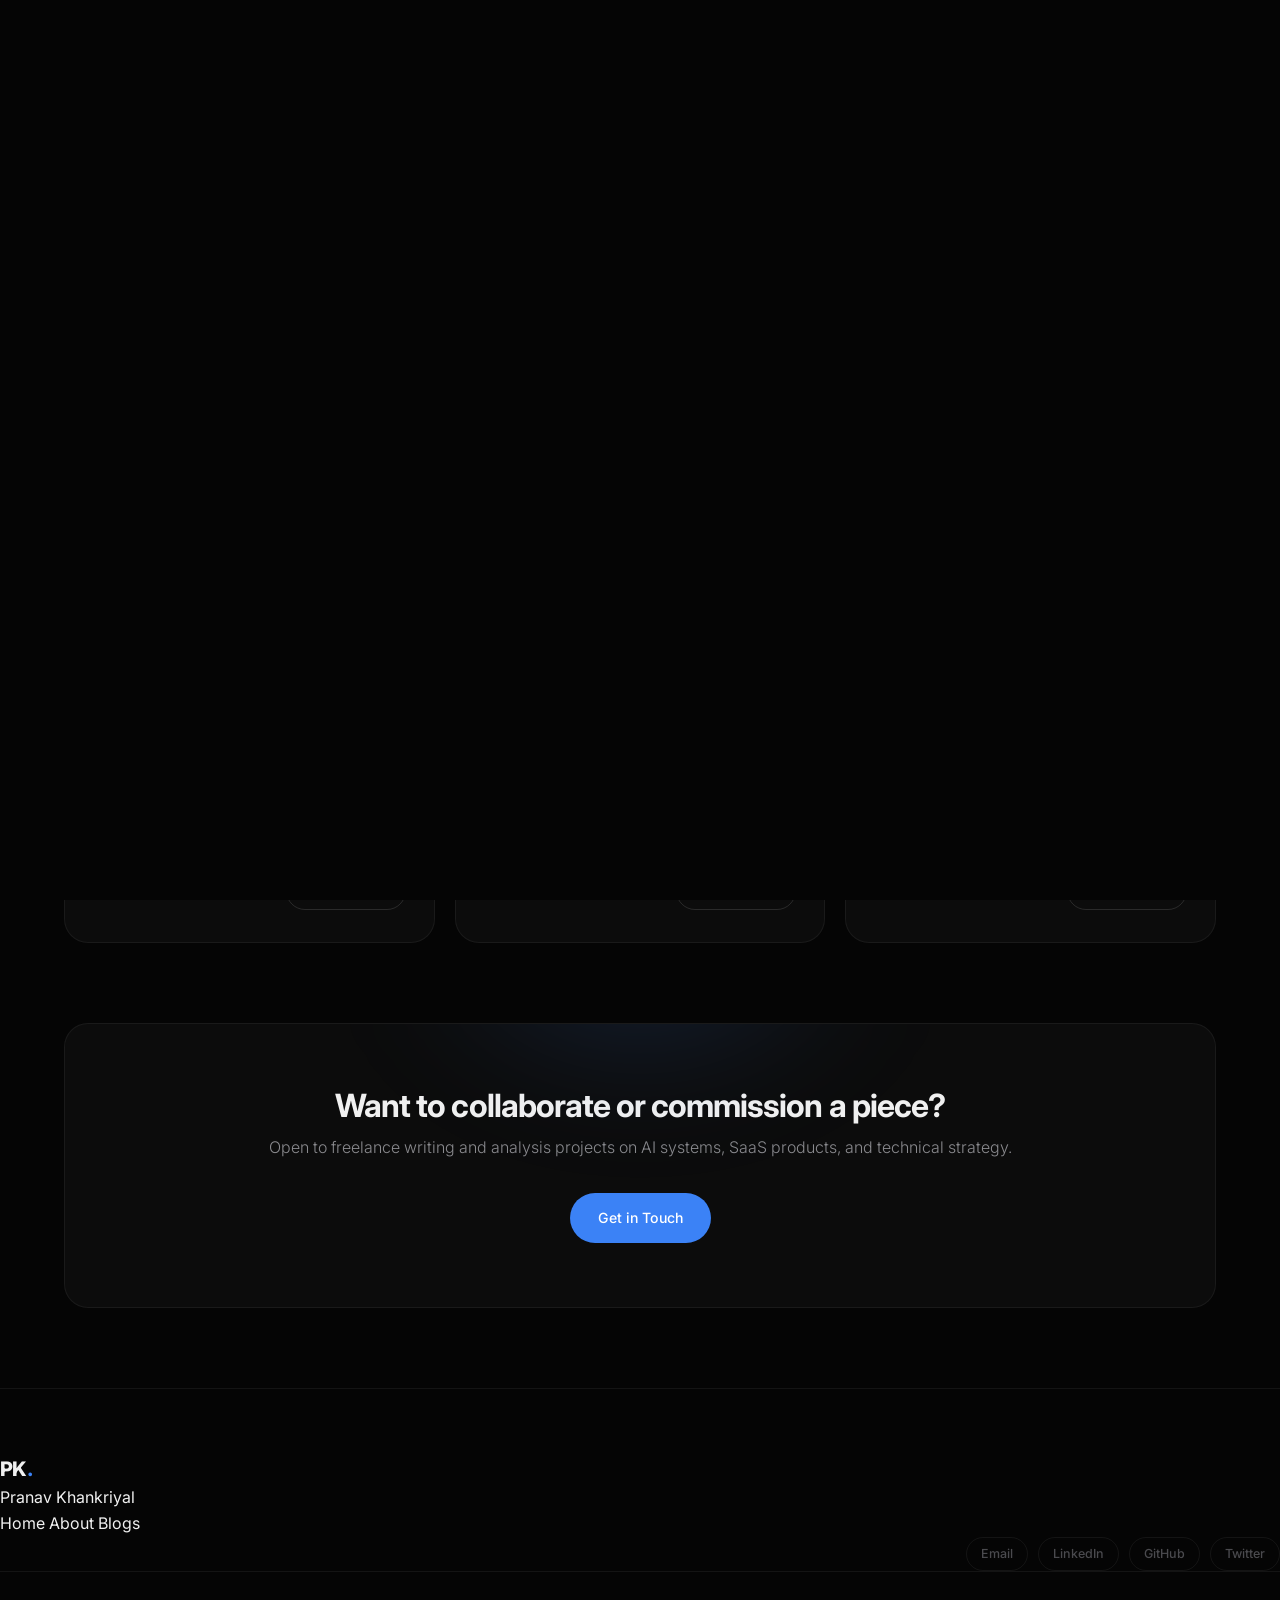
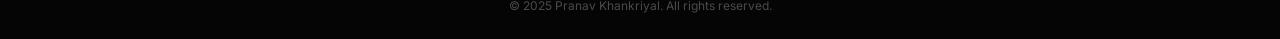
<file: blogs.html>
<!DOCTYPE html>
<html lang="en">

<head>
  <meta charset="UTF-8" />
  <meta name="viewport" content="width=device-width, initial-scale=1.0" />
  <title>Analysis — Pranav Khankriyal</title>
  <meta name="description"
    content="Analysis and insights by Pranav Khankriyal — AI agent systems, SaaS product breakdowns, and technical writing." />
  <link rel="stylesheet" href="styles.css" />
  <!-- Prevent flash of wrong theme on load (dark is default) -->
  <script>try{if(localStorage.getItem('pk-theme')==='light'){document.documentElement.setAttribute('data-theme','light');}}catch(e){}</script>
  <link rel="preconnect" href="https://fonts.googleapis.com" />
  <link rel="preconnect" href="https://fonts.gstatic.com" crossorigin />
  <link
    href="https://fonts.googleapis.com/css2?family=Inter:wght@200;300;400;500;600;700&display=swap"
    rel="stylesheet" />
</head>

<body>

  <!-- PAGE LOADER -->
  <div class="page-loader" id="pageLoader">
    <div class="loader-logo">PK<span class="dot">.</span></div>
  </div>

  <!-- NAVBAR -->
  <nav class="navbar" id="navbar">
    <div class="nav-inner">
      <a href="index.html" class="nav-logo">PK<span class="dot">.</span></a>
      <ul class="nav-links" id="navLinks">
        <li><a href="index.html">Home</a></li>
        <li><a href="about.html">About</a></li>
        <li><a href="blogs.html" class="active">Blogs</a></li>
      </ul>
      <button class="theme-toggle" id="themeToggle" aria-label="Switch to light mode" title="Switch to light mode">☀️</button>
      <button class="hamburger" id="hamburger" aria-label="Toggle menu" aria-expanded="false">
        <span></span><span></span><span></span>
      </button>
    </div>
  </nav>

  <main>
    <!-- PAGE HEADER -->
    <section class="page-hero">
      <div class="hero-bg-grid"></div>
      <div class="page-hero-content">
        <span class="section-tag">Analysis & Insights</span>
        <h1 class="page-title">Operator-level breakdowns.<br />No fluff, just depth.</h1>
        <p class="page-subtitle">Operator-level breakdowns of AI systems, SaaS products, and real-world implementations,
          written for people who build and ship.</p>
      </div>
    </section>

    <!-- FILTER TAGS -->
    <section class="blog-controls">
      <div class="filter-tags" id="filterTags">
        <button class="filter-btn active" data-filter="all">All Posts</button>
        <button class="filter-btn" data-filter="ai">AI Systems</button>
        <button class="filter-btn" data-filter="saas">SaaS</button>
        <button class="filter-btn" data-filter="writing">Content Writing</button>
      </div>
    </section>

    <!-- BLOG GRID -->
    <section class="blogs-section">
      <div class="blogs-grid" id="blogsGrid">

        <!-- Blog Card 1 -->
        <article class="blog-card" data-category="ai">
          <div class="blog-card-header">
            <span class="blog-tag">AI Systems</span>
            <span class="blog-date">March 2026</span>
          </div>
          <h2 class="blog-card-title">Most AI Agents Don't Fail Because the Model Is Weak. They Fail Because Nobody Engineered Them for Production.</h2>
          <p class="blog-card-desc">A structured breakdown of every failure mode across real SaaS and internal ops deployments — covering tool-calling reliability, observability gaps, memory failures, and what separates agents that survive from those that don't.</p>
          <div class="blog-card-footer">
            <span class="read-time">12 min read</span>
            <a href="blog1.html" class="btn btn-outline btn-sm blog-read-btn">Read More →</a>
          </div>
        </article>

        <!-- Blog Card 2 -->
        <article class="blog-card" data-category="saas">
          <div class="blog-card-header">
            <span class="blog-tag">SaaS</span>
            <span class="blog-date">May 2025</span>
          </div>
          <h2 class="blog-card-title">The SaaS Moat Playbook: What Separates Defensible Products from Replaceable Ones
          </h2>
          <p class="blog-card-desc">Why some SaaS companies get commoditized while others compound. A breakdown of
            network effects, data moats, and workflow lock-in — with real examples from AI-adjacent markets.</p>
          <div class="blog-card-footer">
            <span class="read-time">6 min read</span>
            <a href="blog2.html" class="btn btn-outline btn-sm blog-read-btn">Read More →</a>
          </div>
        </article>

        <!-- Blog Card 3 -->
        <article class="blog-card" data-category="writing">
          <div class="blog-card-header">
            <span class="blog-tag">Content Writing</span>
            <span class="blog-date">April 2025</span>
          </div>
          <h2 class="blog-card-title">Why Most AI Content Fails to Rank — And What Technical Writers Get Right</h2>
          <p class="blog-card-desc">The gap between AI-generated content and genuinely useful technical writing is
            widening. Here's how SEO-focused writers who understand their domain are dominating the SERPs that matter.
          </p>
          <div class="blog-card-footer">
            <span class="read-time">5 min read</span>
            <a href="#" class="btn btn-outline btn-sm blog-read-btn">Read More →</a>
          </div>
        </article>

      </div>

      <!-- Empty state -->
      <div class="empty-state" id="emptyState" style="display:none;">
        <span>No posts in this category yet.</span>
        <p>Check back soon — more writing is on the way.</p>
      </div>
    </section>

    <!-- CTA STRIP -->
    <section class="cta-strip">
      <div class="cta-inner">
        <h2>Want to collaborate or commission a piece?</h2>
        <p>Open to freelance writing and analysis projects on AI systems, SaaS products, and technical strategy.</p>
        <a href="https://www.linkedin.com/in/pranav-khankriyal-8a0748310" target="_blank" rel="noopener noreferrer" class="btn btn-primary">Get in Touch</a>
      </div>
    </section>
  </main>

  <!-- FOOTER -->
  <footer class="footer">
    <div class="footer-inner">
      <div class="footer-brand">
        <span class="nav-logo">PK<span class="dot">.</span></span>
        <p>Pranav Khankriyal</p>
      </div>
      <div class="footer-links">
        <a href="index.html">Home</a>
        <a href="about.html">About</a>
        <a href="blogs.html">Blogs</a>
      </div>
      <div class="footer-social">
        <a href="mailto:pranavkhankriyal@gmail.com" class="social-link">Email</a>
        <a href="https://linkedin.com" target="_blank" rel="noopener noreferrer" class="social-link">LinkedIn</a>
        <a href="https://github.com" target="_blank" rel="noopener noreferrer" class="social-link">GitHub</a>
        <a href="https://twitter.com" target="_blank" rel="noopener noreferrer" class="social-link">Twitter</a>
      </div>
    </div>
    <div class="footer-bottom">
      <p>© 2025 Pranav Khankriyal. All rights reserved.</p>
    </div>
  </footer>

  <script src="script.js"></script>
</body>

</html>
</file>
<file: style.css>
/* =========================================================
   PRANAV PORTFOLIO — MODERN MAKEOVER
   Theme: Clean, airy, light, modern, typography-driven.
   ========================================================= */

:root {
  --bg: #f8f9fa;
  --surface: #ffffff;
  --text-main: #111111;
  --text-muted: #555555;
  --text-light: #888888;
  --border: #eaeaea;
  --accent: #000000;
  
  --font-heading: 'Outfit', sans-serif;
  --font-body: 'Inter', sans-serif;
  
  --radius-sm: 8px;
  --radius-md: 16px;
  --radius-lg: 24px;
  --radius-full: 9999px;
  
  --shadow-sm: 0 4px 6px -1px rgba(0, 0, 0, 0.05);
  --shadow-md: 0 10px 30px -5px rgba(0, 0, 0, 0.08);
  --shadow-float: 0 20px 40px -10px rgba(0, 0, 0, 0.12);
}

* {
  margin: 0;
  padding: 0;
  box-sizing: border-box;
}

html {
  scroll-behavior: smooth;
}

body {
  font-family: var(--font-body);
  background-color: var(--bg);
  color: var(--text-main);
  line-height: 1.6;
  -webkit-font-smoothing: antialiased;
}

a {
  text-decoration: none;
  color: inherit;
}

/* ---------- TYPOGRAPHY ---------- */
h1, h2, h3, h4, h5, h6 {
  font-family: var(--font-heading);
  font-weight: 500;
  line-height: 1.1;
  letter-spacing: -0.02em;
}

.massive-text {
  font-size: clamp(3rem, 8vw, 5.5rem);
  font-weight: 600;
  letter-spacing: -0.03em;
  margin-bottom: 24px;
}

/* ---------- UTILITIES ---------- */
.container {
  max-width: 1200px;
  margin: 0 auto;
  padding: 0 80px;
}

.text-center { text-align: center; }
.mb-sm { margin-bottom: 16px; }
.mb-lg { margin-bottom: 48px; }
.bg-light { background-color: var(--surface); }

/* ---------- LEFT NAV ---------- */
.leftnav {
  position: fixed;
  left: 24px;
  top: 50%;
  transform: translateY(-50%);
  display: flex;
  flex-direction: column;
  gap: 24px;
  z-index: 100;
}

.leftnav a {
  color: var(--text-light);
  opacity: 0.5;
  transition: all 0.3s cubic-bezier(0.4, 0, 0.2, 1);
  display: flex;
  align-items: center;
  justify-content: center;
}

.leftnav a:hover,
.leftnav a.active {
  color: #000;
  opacity: 1;
  transform: scale(1.35);
  filter: drop-shadow(0 4px 6px rgba(0,0,0,0.1));
}

/* ---------- SOCIAL SIDEBAR ---------- */
.social-sidebar {
  position: fixed;
  right: 24px;
  top: 50%;
  transform: translateY(-50%);
  display: flex;
  flex-direction: column;
  gap: 24px;
  z-index: 100;
}

.social-sidebar a {
  color: var(--text-muted);
  transition: color 0.3s ease, transform 0.3s ease;
  display: flex;
  align-items: center;
  justify-content: center;
}

.social-sidebar a:hover {
  color: var(--text-main);
  transform: translateY(-4px) scale(1.1);
}

/* ---------- HERO ---------- */
.hero {
  min-height: 100vh;
  display: flex;
  flex-direction: column;
  align-items: center;
  /* no justify-content: center — let content flow naturally from top */
  padding-top: 80px;
  padding-bottom: 32px;
  text-align: center;
}

/* Title row */
.hero-top {
  margin-bottom: 0;
  padding-top: 24px;
}

.hero-title {
  font-size: clamp(2.5rem, 5vw, 5rem);
  font-weight: 500;
  letter-spacing: -0.04em;
  line-height: 1.1;
  margin-bottom: 12px;
}

.hero-greeting {
  font-weight: 300;
  color: var(--text-muted);
}

.hero-subtitle {
  font-size: 0.95rem;
  color: var(--text-muted);
  font-weight: 400;
}

.ps-text {
  font-size: 0.85rem;
  color: var(--text-light);
  font-style: italic;
  margin-top: 24px;
  letter-spacing: 0.05em;
}

/* Middle row: stat | image | stat — flush below title */
.hero-mid {
  display: flex;
  align-items: center;  /* vertically centres stats to image midpoint */
  justify-content: center;
  gap: 48px;
  width: 100%;
  margin-top: -64px; /* pull image significantly upward to close the gap */
}

/* Centre image */
.hero-visual {
  display: flex;
  align-items: flex-end;
  justify-content: center;
}

.hero-image {
  height: 72vh;
  width: auto;
  max-width: 800px;
  object-fit: contain;
  animation: float 8s ease-in-out infinite;
  filter: drop-shadow(0 20px 36px rgba(0,0,0,0.07));
}

@keyframes float {
  0%   { transform: translateY(0px); }
  50%  { transform: translateY(-12px); }
  100% { transform: translateY(0px); }
}

/* Stats */
.stat-item {
  text-align: center;
  min-width: 90px;
}

.stat-item h3 {
  font-size: 2.2rem;
  font-weight: 300;
  letter-spacing: -0.04em;
  margin-bottom: 4px;
  color: var(--text-main);
}

.stat-item p {
  font-size: 0.7rem;
  color: var(--text-muted);
  text-transform: uppercase;
  letter-spacing: 0.08em;
}

/* Scroll row — pinned at bottom with auto margin */
.hero-bottom {
  display: flex;
  justify-content: center;
  margin-top: auto;
  padding-top: 16px;
}

.hero-scroll {
  font-size: 0.7rem;
  text-transform: uppercase;
  letter-spacing: 0.1em;
}

.hero-scroll a {
  color: var(--text-light);
  display: inline-flex;
  align-items: center;
  gap: 6px;
  transition: color 0.2s;
}

.hero-scroll a:hover {
  color: var(--text-main);
}



/* ---------- SECTIONS ---------- */
.section {
  padding: 120px 0;
}

.intro-section {
  padding: 160px 0;
}

.intro-desc {
  font-size: 1.25rem;
  color: var(--text-muted);
  max-width: 700px;
  margin: 0 auto;
}

.section-header {
  margin-bottom: 64px;
}

.section-tag {
  display: inline-block;
  font-size: 0.75rem;
  text-transform: uppercase;
  letter-spacing: 0.1em;
  font-weight: 600;
  padding: 6px 12px;
  border: 1px solid var(--border);
  border-radius: var(--radius-full);
  margin-bottom: 24px;
}

.section-title {
  font-size: clamp(2.5rem, 5vw, 4rem);
  margin-bottom: 16px;
}

.section-subtitle {
  font-size: 1.1rem;
  color: var(--text-muted);
  max-width: 600px;
  margin: 0 auto;
}

/* ---------- EXPERIENCE GRID ---------- */
/* ---------- TIMELINE (EXPERIENCE) ---------- */
.timeline {
  position: relative;
  max-width: 800px;
  margin: 0 auto;
  padding: 24px 0;
}

/* The vertical line */
.timeline::before {
  content: '';
  position: absolute;
  top: 24px;
  bottom: 24px;
  left: 200px;
  width: 1px;
  background-color: var(--border);
}

.timeline-item {
  display: flex;
  position: relative;
  margin-bottom: 64px;
}

.timeline-item:last-child {
  margin-bottom: 0;
}

.timeline-meta {
  width: 200px;
  flex-shrink: 0;
  text-align: right;
  padding-right: 48px;
  padding-top: 4px;
  color: var(--text-light);
  font-size: 0.8rem;
  font-weight: 500;
  text-transform: uppercase;
  letter-spacing: 0.08em;
}

.timeline-marker {
  position: absolute;
  left: 200px;
  top: 8px;
  width: 12px;
  height: 12px;
  border-radius: 50%;
  background: var(--bg);
  border: 2px solid var(--text-main);
  transform: translateX(-50%);
  transition: transform 0.3s ease, box-shadow 0.3s ease, background 0.3s ease;
  z-index: 2;
}

.timeline-item:hover .timeline-marker {
  transform: translateX(-50%) scale(1.3);
  box-shadow: 0 0 12px rgba(0, 0, 0, 0.1);
  background: var(--text-main);
}

.timeline-content {
  flex: 1;
  padding-left: 48px;
  transition: opacity 0.3s ease;
  opacity: 0.75;
}

.timeline-item:hover .timeline-content {
  opacity: 1;
}

.timeline-role {
  font-size: 1.15rem;
  font-weight: 400;
  color: var(--text-main);
  margin-bottom: 4px;
}

.timeline-org {
  font-size: 0.95rem;
  font-weight: 600;
  color: var(--text-main);
  margin-bottom: 12px;
}

.timeline-desc {
  font-size: 0.9rem;
  color: var(--text-muted);
  line-height: 1.6;
}

/* ---------- TOOLS ---------- */
.tools-container {
  display: flex;
  flex-direction: column;
  gap: 32px;
  max-width: 800px;
  margin: 0 auto;
}

.tool-category {
  display: flex;
  flex-direction: column;
  align-items: center;
  gap: 16px;
}

.tool-category h4 {
  font-size: 1rem;
  color: var(--text-light);
  text-transform: uppercase;
  letter-spacing: 0.05em;
}

.tags {
  display: flex;
  flex-wrap: wrap;
  justify-content: center;
  gap: 12px;
}

.tags span {
  background: var(--bg);
  padding: 10px 20px;
  border-radius: var(--radius-full);
  font-size: 0.95rem;
  font-weight: 500;
  border: 1px solid var(--border);
  transition: all 0.2s;
}

.tags span:hover {
  background: var(--accent);
  color: #fff;
  border-color: var(--accent);
}

/* ---------- PROJECTS ---------- */
.projects-grid {
  display: grid;
  grid-template-columns: 1fr;
  gap: 40px;
}

.project-card {
  background: var(--surface);
  border-radius: var(--radius-lg);
  border: 1px solid var(--border);
  padding: 48px;
  display: flex;
  align-items: center;
  transition: box-shadow 0.3s;
}

.project-card:hover {
  box-shadow: var(--shadow-md);
}

.project-num {
  font-family: var(--font-heading);
  font-size: 1.25rem;
  color: var(--text-light);
  font-weight: 300;
  display: block;
  margin-bottom: 16px;
}

.project-content h3 {
  font-size: 2rem;
  margin-bottom: 16px;
}

.project-content p {
  font-size: 1.1rem;
  color: var(--text-muted);
  max-width: 600px;
  margin-bottom: 24px;
}

.project-tags {
  display: flex;
  gap: 12px;
}

.project-tags span {
  font-size: 0.85rem;
  padding: 4px 12px;
  background: var(--bg);
  border-radius: var(--radius-full);
  color: var(--text-muted);
}

/* ---------- BUTTONS ---------- */
.contact-buttons {
  display: flex;
  justify-content: center;
  gap: 16px;
  flex-wrap: wrap;
}

.btn {
  display: inline-flex;
  align-items: center;
  justify-content: center;
  padding: 16px 32px;
  border-radius: var(--radius-full);
  font-family: var(--font-heading);
  font-weight: 500;
  font-size: 1rem;
  transition: all 0.3s;
  cursor: pointer;
}

.btn-primary {
  background: var(--accent);
  color: #fff;
}

.btn-primary:hover {
  background: #333;
}

.btn-outline {
  background: transparent;
  color: var(--text-main);
  border: 1px solid var(--border);
}

.btn-outline:hover {
  background: var(--surface);
  border-color: #ccc;
}

/* ---------- FOOTER ---------- */
.footer {
  padding: 40px 0;
  border-top: 1px solid var(--border);
  background: var(--surface);
}

.footer-content {
  display: flex;
  justify-content: space-between;
  align-items: center;
}

.footer-logo {
  display: flex;
  align-items: center;
  gap: 8px;
  font-family: var(--font-heading);
  font-weight: 600;
}

.footer p {
  font-size: 0.85rem;
  color: var(--text-muted);
}

/* ---------- RESPONSIVE ---------- */
@media (max-width: 1024px) {
  .hero {
    grid-template-columns: 1fr;
    grid-template-rows: auto auto auto auto;
    grid-template-areas:
      "img"
      "left"
      "right"
      "scroll";
    padding-top: 100px;
    padding-bottom: 40px;
  }

  .hero-visual {
    min-height: 50vh;
    height: 50vh;
  }

  .hero-image {
    height: 100%;
    max-width: 90vw;
  }

  .hero-word-left,
  .hero-word-right {
    align-items: center;
    text-align: center;
    padding: 32px 40px;
  }

  .hero-stats {
    justify-content: center;
  }

  .hero-scroll {
    padding-bottom: 0;
    padding-top: 24px;
  }
}

@media (max-width: 768px) {
  .container {
    padding: 0 24px;
  }
  .leftnav { display: none; }
  .social-sidebar { display: none; }

  .hero-name-big { font-size: 3rem; }
  .massive-text { font-size: 2.5rem; }

  .project-card { padding: 32px 24px; }

  .footer-content {
    flex-direction: column;
    gap: 16px;
  }

  /* Mobile Timeline */
  .timeline::before {
    left: 16px;
  }
  
  .timeline-item {
    flex-direction: column;
    margin-bottom: 48px;
  }
  
  .timeline-meta {
    width: auto;
    text-align: left;
    padding-left: 48px;
    padding-right: 0;
    padding-top: 0;
    margin-bottom: 12px;
  }
  
  .timeline-marker {
    left: 16px;
  }
  
  .timeline-content {
    padding-left: 48px;
  }
}
</file>
<file: styles.css>
/* ============================================================
   PRANAV KHANKRIYAL — PORTFOLIO v3
   Aesthetic: MetaMask boldness × Apple class × Tech darkness
   ============================================================ */

/* ----------------------------------------------------------
   CUSTOM PROPERTIES
   ---------------------------------------------------------- */
:root {
  --bg:           #050505;
  --bg-surface:   #0c0c0c;
  --bg-elevated:  #161616;
  --bg-glass:     rgba(255, 255, 255, 0.03);
  --bg-glass-strong: rgba(255, 255, 255, 0.06);
  --border:       rgba(255, 255, 255, 0.06);
  --border-hover: rgba(255, 255, 255, 0.12);
  --border-active:rgba(255, 255, 255, 0.2);

  --text-primary:   #f0f0f0;
  --text-secondary: #8a8a8e;
  --text-muted:     #4a4a4e;

  --accent:       #3b82f6;
  --accent-light: #60a5fa;
  --accent-dim:   rgba(59, 130, 246, 0.08);
  --accent-glow:  rgba(59, 130, 246, 0.2);

  --gradient-1: linear-gradient(135deg, #3b82f6, #8b5cf6);
  --gradient-2: linear-gradient(135deg, #8b5cf6, #ec4899);
  --gradient-text: linear-gradient(135deg, #60a5fa, #a78bfa, #f472b6);

  --font: 'Inter', -apple-system, BlinkMacSystemFont, 'Segoe UI', sans-serif;

  --radius-sm:   8px;
  --radius-md:   16px;
  --radius-lg:   24px;
  --radius-xl:   32px;
  --radius-pill: 100px;

  --nav-h:       64px;
  --max-w:       1200px;
  --section-gap: 160px;

  --ease:        cubic-bezier(0.25, 0.46, 0.45, 0.94);
  --ease-out:    cubic-bezier(0.16, 1, 0.3, 1);
  --spring:      cubic-bezier(0.34, 1.56, 0.64, 1);
}

/* ----------------------------------------------------------
   LIGHT THEME
   ---------------------------------------------------------- */
[data-theme="light"] {
  --bg:           #fafafa;
  --bg-surface:   #ffffff;
  --bg-elevated:  #f3f3f3;
  --bg-glass:     rgba(0, 0, 0, 0.02);
  --bg-glass-strong: rgba(0, 0, 0, 0.04);
  --border:       rgba(0, 0, 0, 0.06);
  --border-hover: rgba(0, 0, 0, 0.1);
  --border-active:rgba(0, 0, 0, 0.18);
  --text-primary:   #111;
  --text-secondary: #555;
  --text-muted:     #aaa;
  --accent:       #2563eb;
  --accent-light: #3b82f6;
  --accent-dim:   rgba(37, 99, 235, 0.06);
  --accent-glow:  rgba(37, 99, 235, 0.12);
}

[data-theme="light"] .navbar { background: rgba(250,250,250,0.8); }
[data-theme="light"] .navbar.scrolled { background: rgba(250,250,250,0.95); }
[data-theme="light"] .hero-grid-bg {
  background-image:
    linear-gradient(rgba(0,0,0,0.04) 1px, transparent 1px),
    linear-gradient(90deg, rgba(0,0,0,0.04) 1px, transparent 1px);
}
[data-theme="light"] .orb { opacity: 0.15; }
[data-theme="light"] .marquee-strip { background: var(--bg-elevated); border-color: var(--border); }
[data-theme="light"] .nav-links { background: rgba(250,250,250,0.95); }

/* ----------------------------------------------------------
   RESET & BASE
   ---------------------------------------------------------- */
*, *::before, *::after { box-sizing: border-box; margin: 0; padding: 0; }
html { scroll-behavior: smooth; font-size: 16px; }

body {
  background: var(--bg);
  color: var(--text-primary);
  font-family: var(--font);
  font-weight: 400;
  line-height: 1.6;
  -webkit-font-smoothing: antialiased;
  -moz-osx-font-smoothing: grayscale;
  overflow-x: hidden;
}

img { max-width: 100%; display: block; }
a { text-decoration: none; color: inherit; }
ul { list-style: none; }
button { font-family: inherit; cursor: pointer; border: none; background: none; }

.container { max-width: var(--max-w); margin: 0 auto; padding: 0 24px; }

/* ----------------------------------------------------------
   PAGE LOADER
   ---------------------------------------------------------- */
.page-loader {
  position: fixed; inset: 0; z-index: 9999;
  background: var(--bg);
  display: flex; align-items: center; justify-content: center;
  transition: opacity 0.5s var(--ease), visibility 0.5s;
}
.page-loader.loaded { opacity: 0; visibility: hidden; pointer-events: none; }
.loader-logo {
  font-size: 2rem; font-weight: 800; color: var(--text-primary);
  opacity: 0; animation: loaderPulse 1.2s ease forwards;
}
.loader-logo .dot { color: var(--accent); }
@keyframes loaderPulse {
  0% { opacity: 0; transform: scale(0.8); filter: blur(8px); }
  50% { opacity: 1; transform: scale(1); filter: blur(0); }
  100% { opacity: 0; transform: scale(0.95); filter: blur(4px); }
}

/* ----------------------------------------------------------
   TYPOGRAPHY
   ---------------------------------------------------------- */
h1, h2, h3, h4 {
  font-family: var(--font);
  font-weight: 700;
  line-height: 1.1;
  letter-spacing: -0.03em;
}

em { font-style: normal; }

/* Gradient text */
.hero-title em,
.cta-content em {
  background: var(--gradient-text);
  -webkit-background-clip: text;
  -webkit-text-fill-color: transparent;
  background-clip: text;
}

/* ----------------------------------------------------------
   NAVBAR
   ---------------------------------------------------------- */
.navbar {
  position: fixed; top: 0; left: 0; right: 0; z-index: 1000;
  height: var(--nav-h);
  background: rgba(5, 5, 5, 0.6);
  backdrop-filter: saturate(180%) blur(20px);
  -webkit-backdrop-filter: saturate(180%) blur(20px);
  border-bottom: 1px solid var(--border);
  transition: background 0.3s, box-shadow 0.3s;
}
.navbar.scrolled {
  background: rgba(5, 5, 5, 0.9);
  box-shadow: 0 1px 0 var(--border);
}
.nav-inner {
  max-width: var(--max-w); margin: 0 auto; padding: 0 24px;
  height: 100%; display: flex; align-items: center; justify-content: space-between;
}
.nav-logo {
  font-size: 1.25rem; font-weight: 800; color: var(--text-primary);
  letter-spacing: -0.03em;
}
.nav-logo:hover { opacity: 0.7; }
.nav-logo .dot { color: var(--accent); }

.nav-links { display: flex; align-items: center; gap: 4px; }
.nav-links a {
  font-size: 0.82rem; font-weight: 400; color: var(--text-secondary);
  padding: 6px 14px; border-radius: var(--radius-pill);
  transition: color 0.3s, background 0.3s;
}
.nav-links a:hover { color: var(--text-primary); }
.nav-links a.active { color: var(--text-primary); background: var(--bg-glass-strong); }

.nav-right { display: flex; align-items: center; gap: 12px; }

.theme-toggle {
  font-size: 0.9rem; padding: 6px; border-radius: 50%;
  border: 1px solid var(--border); background: transparent;
  color: var(--text-secondary); width: 34px; height: 34px;
  display: inline-flex; align-items: center; justify-content: center;
  transition: all 0.3s;
}
.theme-toggle:hover { background: var(--bg-glass-strong); border-color: var(--border-hover); }

.nav-cta { font-size: 0.78rem !important; padding: 8px 16px !important; }

/* Hamburger */
.hamburger { display: none; flex-direction: column; gap: 5px; padding: 8px; }
.hamburger span {
  display: block; width: 20px; height: 1.5px;
  background: var(--text-primary); border-radius: 2px;
  transition: transform 0.3s, opacity 0.3s;
}
.hamburger.open span:nth-child(1) { transform: translateY(6.5px) rotate(45deg); }
.hamburger.open span:nth-child(2) { opacity: 0; }
.hamburger.open span:nth-child(3) { transform: translateY(-6.5px) rotate(-45deg); }

/* ----------------------------------------------------------
   BUTTONS
   ---------------------------------------------------------- */
.btn {
  display: inline-flex; align-items: center; justify-content: center; gap: 8px;
  font-family: var(--font); font-size: 0.88rem; font-weight: 500;
  padding: 14px 28px; border-radius: var(--radius-pill);
  border: none; cursor: pointer; white-space: nowrap;
  transition: all 0.3s var(--ease); position: relative;
}
.btn:active { transform: scale(0.97); }

.btn-primary {
  background: var(--accent); color: #fff;
  box-shadow: 0 0 0 0 var(--accent-glow);
}
.btn-primary:hover {
  background: var(--accent-light);
  box-shadow: 0 0 40px var(--accent-glow), 0 8px 32px -8px rgba(59,130,246,0.3);
  transform: translateY(-2px);
}

.btn-outline {
  background: transparent; color: var(--text-primary);
  border: 1.5px solid var(--border-hover);
}
.btn-outline:hover {
  border-color: var(--accent); color: var(--accent);
  background: var(--accent-dim);
}

.btn-glass {
  background: var(--bg-glass-strong); color: var(--text-primary);
  border: 1px solid var(--border-hover);
  backdrop-filter: blur(12px);
}
.btn-glass:hover {
  background: var(--bg-glass); border-color: var(--border-active);
  transform: translateY(-2px);
}

.btn-sm { padding: 8px 18px; font-size: 0.8rem; }
.btn-lg { padding: 18px 36px; font-size: 1rem; }

/* ----------------------------------------------------------
   SECTION COMMON
   ---------------------------------------------------------- */
.section-tag {
  display: inline-block; font-size: 0.7rem; font-weight: 600;
  letter-spacing: 0.1em; text-transform: uppercase;
  color: var(--accent); margin-bottom: 16px;
}

.section-title-lg {
  font-size: clamp(2rem, 4vw, 3.2rem);
  margin-bottom: 24px; letter-spacing: -0.04em;
}

.section-header-center { text-align: center; margin-bottom: 64px; }

.section-header-row {
  display: flex; justify-content: space-between; align-items: flex-end;
  margin-bottom: 48px; flex-wrap: wrap; gap: 24px;
}

/* ----------------------------------------------------------
   HERO — Immersive, MetaMask-inspired
   ---------------------------------------------------------- */
.hero {
  min-height: 100vh; display: flex; align-items: center;
  justify-content: center; text-align: center;
  padding: calc(var(--nav-h) + 40px) 24px 80px;
  position: relative; overflow: hidden;
}

/* Animated gradient orbs */
.hero-orbs { position: absolute; inset: 0; z-index: 0; overflow: hidden; }
.orb {
  position: absolute; border-radius: 50%; filter: blur(100px);
  will-change: transform;
}
.orb-1 {
  width: 600px; height: 600px; top: -15%; left: -10%;
  background: radial-gradient(circle, rgba(59,130,246,0.25), transparent 70%);
  animation: orbFloat1 12s ease-in-out infinite;
}
.orb-2 {
  width: 500px; height: 500px; top: 20%; right: -10%;
  background: radial-gradient(circle, rgba(139,92,246,0.2), transparent 70%);
  animation: orbFloat2 15s ease-in-out infinite;
}
.orb-3 {
  width: 400px; height: 400px; bottom: -10%; left: 30%;
  background: radial-gradient(circle, rgba(236,72,153,0.15), transparent 70%);
  animation: orbFloat3 10s ease-in-out infinite;
}
@keyframes orbFloat1 {
  0%, 100% { transform: translate(0, 0) scale(1); }
  33% { transform: translate(80px, 40px) scale(1.1); }
  66% { transform: translate(-30px, 60px) scale(0.95); }
}
@keyframes orbFloat2 {
  0%, 100% { transform: translate(0, 0) scale(1); }
  33% { transform: translate(-60px, 50px) scale(0.9); }
  66% { transform: translate(40px, -30px) scale(1.05); }
}
@keyframes orbFloat3 {
  0%, 100% { transform: translate(0, 0); }
  50% { transform: translate(60px, -40px); }
}

/* Grid background */
.hero-grid-bg {
  position: absolute; inset: 0; z-index: 0;
  background-image:
    linear-gradient(rgba(255,255,255,0.025) 1px, transparent 1px),
    linear-gradient(90deg, rgba(255,255,255,0.025) 1px, transparent 1px);
  background-size: 60px 60px;
  mask-image: radial-gradient(ellipse 70% 50% at 50% 50%, black 20%, transparent 100%);
}

.hero-inner {
  position: relative; z-index: 1; max-width: 800px;
}

.hero-badge {
  display: inline-flex; align-items: center; gap: 8px;
  font-size: 0.72rem; font-weight: 500; color: var(--accent);
  background: var(--accent-dim); border: 1px solid rgba(59,130,246,0.15);
  padding: 8px 20px; border-radius: var(--radius-pill);
  margin-bottom: 40px; letter-spacing: 0.03em;
  opacity: 0; animation: fadeUp 0.7s 0.5s var(--ease) forwards;
}
.badge-dot {
  width: 6px; height: 6px; border-radius: 50%;
  background: var(--accent); animation: dotPulse 2s infinite;
  box-shadow: 0 0 8px var(--accent-glow);
}
@keyframes dotPulse {
  0%, 100% { opacity: 1; transform: scale(1); }
  50% { opacity: 0.4; transform: scale(0.6); }
}

.hero-title {
  font-size: clamp(3rem, 8vw, 5.5rem);
  font-weight: 800; letter-spacing: -0.05em;
  line-height: 1.05; margin-bottom: 28px;
}

.hero-line {
  display: block; overflow: hidden;
}
.hero-line .word {
  display: inline-block; opacity: 0; transform: translateY(100%);
  animation: wordSlide 0.8s var(--ease-out) forwards;
}
.hero-line:nth-child(1) .word { animation-delay: 0.6s; }
.hero-line:nth-child(2) .word { animation-delay: 0.75s; }
.hero-line:nth-child(3) .word { animation-delay: 0.9s; }

@keyframes wordSlide {
  to { opacity: 1; transform: translateY(0); }
}

.hero-subtitle {
  font-size: 1rem; color: var(--text-secondary); font-weight: 400;
  margin-bottom: 20px; letter-spacing: 0.02em;
  opacity: 0; animation: fadeUp 0.7s 1.1s var(--ease) forwards;
}

.hero-desc {
  font-size: 1.05rem; color: var(--text-secondary); font-weight: 300;
  max-width: 560px; margin: 0 auto 40px; line-height: 1.75;
  opacity: 0; animation: fadeUp 0.7s 1.25s var(--ease) forwards;
}

.hero-ctas {
  display: flex; gap: 12px; justify-content: center; flex-wrap: wrap;
  opacity: 0; animation: fadeUp 0.7s 1.4s var(--ease) forwards;
}

@keyframes fadeUp {
  from { opacity: 0; transform: translateY(24px); }
  to { opacity: 1; transform: translateY(0); }
}

/* Scroll cue */
.scroll-cue {
  position: absolute; bottom: 32px; left: 50%; transform: translateX(-50%);
  opacity: 0; animation: fadeUp 0.7s 1.8s var(--ease) forwards;
}
.scroll-line {
  width: 1px; height: 60px; background: var(--border-hover);
  position: relative; overflow: hidden;
}
.scroll-line::after {
  content: ''; position: absolute; top: -60px; left: 0;
  width: 1px; height: 60px;
  background: linear-gradient(to bottom, transparent, var(--accent));
  animation: scrollPulse 2s ease-in-out infinite;
}
@keyframes scrollPulse {
  0% { top: -60px; }
  100% { top: 60px; }
}

/* ----------------------------------------------------------
   MARQUEE TICKER
   ---------------------------------------------------------- */
.marquee-strip {
  border-top: 1px solid var(--border); border-bottom: 1px solid var(--border);
  background: var(--bg-surface); overflow: hidden; padding: 18px 0;
}
.marquee-track {
  display: flex; align-items: center; gap: 0;
  animation: marqueeScroll 30s linear infinite;
  width: max-content;
}
.marquee-track span {
  font-size: 0.82rem; font-weight: 500; text-transform: uppercase;
  letter-spacing: 0.08em; color: var(--text-muted);
  white-space: nowrap; padding: 0 20px;
}
.marquee-dot { color: var(--accent) !important; font-size: 0.5rem !important; }

@keyframes marqueeScroll {
  0% { transform: translateX(0); }
  100% { transform: translateX(-50%); }
}

/* ----------------------------------------------------------
   ABOUT / INTRO
   ---------------------------------------------------------- */
.about-intro {
  padding: var(--section-gap) 0;
}

.intro-grid {
  display: grid; grid-template-columns: 1fr 400px;
  gap: 80px; align-items: center;
}

.intro-headline {
  font-size: clamp(1.8rem, 3.5vw, 2.8rem);
  margin-bottom: 24px;
}

.intro-body {
  font-size: 1rem; color: var(--text-secondary); font-weight: 300;
  line-height: 1.8; margin-bottom: 40px;
}

.intro-stats {
  display: flex; gap: 32px;
}

.mini-stat {
  display: flex; flex-direction: column; gap: 4px;
}
.mini-stat-value {
  font-size: 1.3rem; font-weight: 800; color: var(--accent);
  letter-spacing: -0.02em;
}
.mini-stat-label {
  font-size: 0.72rem; color: var(--text-muted); font-weight: 400;
  letter-spacing: 0.01em;
}

/* Profile glass card */
.profile-card-glass {
  background: var(--bg-glass-strong);
  backdrop-filter: blur(24px);
  -webkit-backdrop-filter: blur(24px);
  border: 1px solid var(--border);
  border-radius: var(--radius-xl);
  padding: 40px 32px;
  display: flex; flex-direction: column; align-items: center; gap: 20px;
  transition: border-color 0.3s;
}
.profile-card-glass:hover { border-color: var(--border-hover); }

.profile-ring {
  width: 120px; height: 120px; border-radius: 50%;
  padding: 2px;
  background: conic-gradient(var(--accent) 0deg 120deg, transparent 120deg 360deg);
  position: relative;
}
.profile-ring::before {
  content: ''; position: absolute; inset: -4px; border-radius: 50%;
  background: conic-gradient(var(--accent-glow) 0deg 120deg, transparent 120deg 360deg);
  filter: blur(16px); opacity: 0.6; z-index: -1;
}
.profile-img {
  width: 100%; height: 100%; border-radius: 50%;
  object-fit: cover; object-position: top center;
  position: relative; z-index: 1;
}
.profile-placeholder {
  width: 100%; height: 100%; border-radius: 50%;
  background: var(--bg-elevated);
  display: flex; align-items: center; justify-content: center;
  font-size: 2rem; font-weight: 800; color: var(--accent);
  position: relative; z-index: 1;
}

.profile-info { text-align: center; }
.profile-info h3 { font-size: 1.1rem; font-weight: 600; margin-bottom: 4px; }
.profile-info p { font-size: 0.82rem; color: var(--text-muted); }

.profile-meta {
  width: 100%; border-top: 1px solid var(--border); padding-top: 20px;
  display: flex; flex-direction: column; gap: 12px;
}
.meta-item {
  display: flex; align-items: center; gap: 10px;
  font-size: 0.82rem; color: var(--text-secondary);
}
.meta-icon { font-size: 1rem; flex-shrink: 0; }

/* ----------------------------------------------------------
   BENTO GRID
   ---------------------------------------------------------- */
.bento-section { padding: 0 0 var(--section-gap); }

.bento-grid {
  display: grid;
  grid-template-columns: repeat(3, 1fr);
  grid-template-rows: auto auto;
  gap: 16px;
}

.bento-card {
  background: var(--bg-surface);
  border: 1px solid var(--border);
  border-radius: var(--radius-lg);
  padding: 40px 32px;
  position: relative; overflow: hidden;
  transition: border-color 0.4s, transform 0.5s var(--ease), box-shadow 0.5s;
}

.bento-card:hover {
  border-color: var(--border-hover);
  transform: translateY(-4px);
  box-shadow: 0 24px 64px -16px rgba(0,0,0,0.5);
}

/* Spotlight glow */
.bento-card-glow {
  position: absolute; top: 0; left: 0;
  width: 250px; height: 250px;
  background: radial-gradient(circle, var(--accent-glow), transparent 60%);
  opacity: 0; filter: blur(60px);
  transform: translate(var(--glow-x, -100px), var(--glow-y, -100px));
  transition: opacity 0.3s; pointer-events: none;
}
.bento-card:hover .bento-card-glow { opacity: 1; }

.bento-large { grid-column: 1 / 2; grid-row: 1 / 3; }
.bento-medium { grid-column: span 1; }
.bento-wide { grid-column: 2 / 4; }

.bento-icon {
  width: 48px; height: 48px; border-radius: var(--radius-md);
  background: var(--accent-dim); border: 1px solid rgba(59,130,246,0.1);
  display: flex; align-items: center; justify-content: center;
  margin-bottom: 20px; color: var(--accent);
  transition: transform 0.5s var(--spring), background 0.3s;
}
.bento-card:hover .bento-icon { transform: scale(1.1); background: rgba(59,130,246,0.12); }

.bento-card h3 {
  font-size: 1.05rem; font-weight: 600; margin-bottom: 12px;
  letter-spacing: -0.01em;
}
.bento-card p {
  font-size: 0.88rem; color: var(--text-secondary); line-height: 1.7;
  font-weight: 300;
}

.bento-tags {
  display: flex; flex-wrap: wrap; gap: 6px; margin-top: 20px;
}
.bento-tags span {
  font-size: 0.7rem; font-weight: 500; color: var(--text-muted);
  background: var(--bg-glass-strong); border: 1px solid var(--border);
  padding: 4px 12px; border-radius: var(--radius-pill);
  transition: color 0.3s, border-color 0.3s;
}
.bento-tags span:hover { color: var(--accent); border-color: var(--accent); }

.bento-link {
  display: inline-flex; align-items: center; gap: 4px;
  font-size: 0.85rem; font-weight: 500; color: var(--accent);
  margin-top: 16px; transition: gap 0.3s;
}
.bento-link:hover { gap: 8px; }

/* ----------------------------------------------------------
   EXPERIENCE SECTION
   ---------------------------------------------------------- */
.experience-section {
  padding: 0 0 var(--section-gap);
}

.exp-layout {
  display: grid; grid-template-columns: 1fr 1.2fr;
  gap: 64px; align-items: start;
}

.exp-left { position: sticky; top: calc(var(--nav-h) + 40px); }

.exp-summary {
  font-size: 1rem; color: var(--text-secondary); font-weight: 300;
  line-height: 1.8; margin-bottom: 32px;
}

.exp-card-featured {
  background: var(--bg-surface); border: 1px solid var(--border);
  border-radius: var(--radius-lg); padding: 36px 32px;
  transition: border-color 0.3s;
}
.exp-card-featured:hover { border-color: var(--accent); }

.exp-card-header {
  display: flex; justify-content: space-between; align-items: flex-start;
  flex-wrap: wrap; gap: 12px; margin-bottom: 24px;
  padding-bottom: 20px; border-bottom: 1px solid var(--border);
}

.exp-role-title {
  display: block; font-size: 1rem; font-weight: 600;
  color: var(--text-primary); margin-bottom: 4px;
}
.exp-company-name {
  display: block; font-size: 0.82rem; font-weight: 500;
  color: var(--accent);
}
.exp-time {
  font-size: 0.78rem; color: var(--text-muted);
  white-space: nowrap;
}

.exp-highlights {
  display: flex; flex-direction: column; gap: 10px;
  list-style: none; padding: 0; margin-bottom: 24px;
}
.exp-highlights li {
  font-size: 0.88rem; color: var(--text-secondary);
  line-height: 1.7; font-weight: 300;
  padding-left: 18px; position: relative;
}
.exp-highlights li::before {
  content: ''; position: absolute; left: 0; top: 10px;
  width: 5px; height: 5px; border-radius: 50%;
  background: var(--accent);
}

.exp-skills-row {
  display: flex; flex-wrap: wrap; gap: 6px;
  padding-top: 20px; border-top: 1px solid var(--border);
}
.exp-skills-row span {
  font-size: 0.7rem; font-weight: 500; color: var(--accent);
  background: var(--accent-dim); border: 1px solid rgba(59,130,246,0.1);
  padding: 4px 12px; border-radius: var(--radius-pill);
}

/* ----------------------------------------------------------
   WRITING / BLOG SECTION
   ---------------------------------------------------------- */
.writing-section { padding: 0 0 var(--section-gap); }

.writing-grid { display: grid; grid-template-columns: 1fr 1fr; gap: 16px; }

.writing-card {
  background: var(--bg-surface); border: 1px solid var(--border);
  border-radius: var(--radius-lg); overflow: hidden;
  transition: border-color 0.3s, transform 0.5s var(--ease), box-shadow 0.5s;
  display: block; position: relative;
}
.writing-card::before {
  content: ''; position: absolute; top: 0; left: 0; right: 0; height: 2px;
  background: var(--gradient-1); opacity: 0; transition: opacity 0.3s;
}
.writing-card:hover::before { opacity: 1; }
.writing-card:hover {
  border-color: var(--border-hover);
  transform: translateY(-4px);
  box-shadow: 0 20px 60px -12px rgba(0,0,0,0.3);
}

.writing-card-inner { padding: 36px 32px; }

.writing-meta {
  display: flex; align-items: center; justify-content: space-between;
  margin-bottom: 16px;
}
.writing-tag {
  font-size: 0.68rem; font-weight: 600; text-transform: uppercase;
  letter-spacing: 0.06em; color: var(--accent);
  background: var(--accent-dim); padding: 4px 12px;
  border-radius: var(--radius-pill);
}
.writing-date { font-size: 0.75rem; color: var(--text-muted); }

.writing-card h3 {
  font-size: 1.1rem; font-weight: 600; margin-bottom: 12px;
  line-height: 1.35; letter-spacing: -0.01em;
}
.writing-card p {
  font-size: 0.88rem; color: var(--text-secondary);
  line-height: 1.7; font-weight: 300; margin-bottom: 20px;
}
.writing-read-more {
  font-size: 0.82rem; font-weight: 500; color: var(--accent);
  transition: letter-spacing 0.3s;
}
.writing-card:hover .writing-read-more { letter-spacing: 0.02em; }

/* ----------------------------------------------------------
   CTA SECTION
   ---------------------------------------------------------- */
.cta-section {
  padding: var(--section-gap) 0; position: relative; overflow: hidden;
  text-align: center;
}
.cta-orbs { position: absolute; inset: 0; z-index: 0; pointer-events: none; }
.orb-cta-1 {
  position: absolute; width: 500px; height: 500px;
  top: -20%; left: 20%; border-radius: 50%; filter: blur(120px);
  background: radial-gradient(circle, rgba(59,130,246,0.15), transparent 70%);
  animation: orbFloat1 10s ease-in-out infinite;
}
.orb-cta-2 {
  position: absolute; width: 400px; height: 400px;
  bottom: -20%; right: 20%; border-radius: 50%; filter: blur(120px);
  background: radial-gradient(circle, rgba(139,92,246,0.12), transparent 70%);
  animation: orbFloat2 12s ease-in-out infinite;
}

.cta-content { position: relative; z-index: 1; }
.cta-content h2 {
  font-size: clamp(2rem, 4.5vw, 3.5rem);
  margin-bottom: 20px; letter-spacing: -0.04em;
}
.cta-content p {
  font-size: 1.05rem; color: var(--text-secondary);
  font-weight: 300; max-width: 520px; margin: 0 auto 40px;
  line-height: 1.75;
}
.cta-btns { display: flex; gap: 12px; justify-content: center; flex-wrap: wrap; }

/* ----------------------------------------------------------
   FOOTER
   ---------------------------------------------------------- */
.footer {
  border-top: 1px solid var(--border);
  padding: 64px 0 0;
}

.footer-grid {
  display: grid; grid-template-columns: 1.5fr 1fr 1fr;
  gap: 48px; padding-bottom: 48px;
}

.footer-logo { font-size: 1.5rem; display: inline-block; margin-bottom: 12px; }
.footer-tagline { font-size: 0.88rem; color: var(--text-muted); line-height: 1.6; }

.footer-col h4 {
  font-size: 0.72rem; font-weight: 600; text-transform: uppercase;
  letter-spacing: 0.08em; color: var(--text-muted); margin-bottom: 16px;
}
.footer-col a {
  display: block; font-size: 0.88rem; color: var(--text-secondary);
  padding: 4px 0; transition: color 0.3s;
}
.footer-col a:hover { color: var(--accent); }

.footer-bottom {
  border-top: 1px solid var(--border); padding: 24px 0;
  text-align: center;
}
.footer-bottom p { font-size: 0.75rem; color: var(--text-muted); }

/* ----------------------------------------------------------
   SCROLL REVEAL
   ---------------------------------------------------------- */
.reveal {
  opacity: 0; transform: translateY(32px);
  transition: opacity 0.8s var(--ease), transform 0.8s var(--ease);
}
.reveal.revealed { opacity: 1; transform: translateY(0); }

/* Legacy compatibility for other pages */
.observe-fade {
  opacity: 0; transform: translateY(24px);
  transition: opacity 0.6s var(--ease), transform 0.6s var(--ease);
}
.observe-fade.in-view { opacity: 1; transform: translateY(0); }

/* ----------------------------------------------------------
   PAGES — PAGE HERO (About / Blogs)
   ---------------------------------------------------------- */
.page-hero {
  padding: calc(var(--nav-h) + 80px) 24px 72px;
  max-width: var(--max-w); margin: 0 auto; position: relative;
}
.page-title {
  font-size: clamp(2rem, 5vw, 3.2rem); font-weight: 700;
  letter-spacing: -0.03em; margin-bottom: 20px; line-height: 1.15;
  animation: fadeUp 0.6s var(--ease) both;
}
.page-subtitle {
  font-size: 1.05rem; color: var(--text-secondary); font-weight: 300;
  max-width: 560px; line-height: 1.75;
  animation: fadeUp 0.6s 0.1s var(--ease) both;
}

/* About Section */
.about-section { max-width: var(--max-w); margin: 0 auto; padding: 0 24px var(--section-gap); }
.about-grid { display: grid; grid-template-columns: 320px 1fr; gap: 56px; align-items: start; }

.about-profile-card {
  background: var(--bg-glass-strong); backdrop-filter: blur(24px);
  -webkit-backdrop-filter: blur(24px);
  border: 1px solid var(--border); border-radius: var(--radius-lg);
  padding: 36px 28px; display: flex; flex-direction: column;
  align-items: center; gap: 16px;
  position: sticky; top: calc(var(--nav-h) + 24px);
  transition: border-color 0.3s;
}
.about-profile-card:hover { border-color: var(--border-hover); }

.about-ring { width: 140px; height: 140px; }
.about-name { font-size: 1.1rem; font-weight: 600; text-align: center; }
.about-role { font-size: 0.82rem; color: var(--text-muted); text-align: center; line-height: 1.5; }
.about-contact-links { width: 100%; display: flex; justify-content: center; }

.about-quick-facts {
  width: 100%; border-top: 1px solid var(--border); padding-top: 20px;
  display: flex; flex-direction: column; gap: 12px;
}
.about-quick-facts li {
  display: flex; align-items: center; gap: 10px;
  font-size: 0.85rem; color: var(--text-secondary);
}
.fact-icon { font-size: 1rem; flex-shrink: 0; }

.about-text-col { display: flex; flex-direction: column; gap: 48px; }
.about-block-title {
  font-size: 0.7rem; font-weight: 600; letter-spacing: 0.08em;
  text-transform: uppercase; color: var(--accent); margin-bottom: 16px;
}
.about-block p {
  font-size: 1rem; color: var(--text-secondary); line-height: 1.8;
  font-weight: 300; margin-bottom: 12px;
}
.about-block p:last-child { margin-bottom: 0; }

/* Skills */
.skills-grid { display: flex; flex-wrap: wrap; gap: 8px; margin-bottom: 16px; }
.skill-pill {
  font-size: 0.78rem; font-weight: 500; color: var(--text-primary);
  background: var(--bg-elevated); border: 1px solid var(--border);
  padding: 6px 14px; border-radius: var(--radius-pill);
  transition: all 0.3s;
}
.skill-pill:hover {
  border-color: var(--accent); color: var(--accent);
  background: var(--accent-dim); transform: translateY(-2px);
}

/* Interests */
.interests-list { display: flex; flex-direction: column; gap: 20px; }
.interest-item { display: flex; gap: 16px; align-items: flex-start; }
.interest-icon { font-size: 1rem; color: var(--accent); flex-shrink: 0; margin-top: 2px; }
.interest-item strong {
  display: block; font-size: 0.9rem; font-weight: 600;
  margin-bottom: 4px; color: var(--text-primary);
}
.interest-item p { font-size: 0.88rem !important; color: var(--text-muted) !important; margin: 0 !important; }

/* Goal */
.goal-text {
  font-size: 1.1rem !important; color: var(--text-primary) !important;
  border-left: 2px solid var(--accent); padding-left: 20px;
  font-style: italic; line-height: 1.75 !important;
}

/* Experience Card (about page) */
.experience-card {
  background: var(--bg-surface); border: 1px solid var(--border);
  border-radius: var(--radius-lg); padding: 28px;
  transition: border-color 0.3s, box-shadow 0.3s;
}
.experience-card:hover {
  border-color: var(--accent);
  box-shadow: 0 0 40px -8px var(--accent-glow);
}

.exp-header {
  display: flex; flex-wrap: wrap; align-items: flex-start;
  justify-content: space-between; gap: 8px;
  margin-bottom: 20px; padding-bottom: 16px;
  border-bottom: 1px solid var(--border);
}
.exp-title-group { display: flex; flex-direction: column; gap: 4px; }
.exp-role { font-size: 0.97rem; font-weight: 600; color: var(--text-primary); }
.exp-company { font-size: 0.82rem; font-weight: 500; color: var(--accent); }
.exp-duration { font-size: 0.78rem; color: var(--text-muted); white-space: nowrap; }

.exp-duties { list-style: none; display: flex; flex-direction: column; gap: 10px; padding: 0; }
.exp-duties li {
  font-size: 0.9rem; color: var(--text-secondary); line-height: 1.7;
  font-weight: 300; padding-left: 18px; position: relative;
}
.exp-duties li::before {
  content: ''; position: absolute; left: 0; top: 10px;
  width: 5px; height: 5px; border-radius: 50%; background: var(--accent);
}
.exp-duties li strong { color: var(--text-primary); font-weight: 600; }

/* Blog controls */
.blog-controls { max-width: var(--max-w); margin: 0 auto; padding: 0 24px 40px; }
.filter-tags { display: flex; flex-wrap: wrap; gap: 8px; }
.filter-btn {
  font-size: 0.82rem; font-weight: 400; color: var(--text-secondary);
  background: transparent; border: 1px solid var(--border);
  padding: 8px 20px; border-radius: var(--radius-pill);
  transition: all 0.3s; cursor: pointer;
}
.filter-btn:hover { border-color: var(--border-hover); color: var(--text-primary); }
.filter-btn.active {
  background: var(--accent); color: #fff; border-color: var(--accent);
  box-shadow: 0 0 20px var(--accent-glow);
}

/* Blog grid */
.blogs-section { max-width: var(--max-w); margin: 0 auto; padding: 0 24px 80px; }
.blogs-grid { display: grid; grid-template-columns: repeat(auto-fill, minmax(320px, 1fr)); gap: 20px; }

.blog-card {
  background: var(--bg-surface); border: 1px solid var(--border);
  border-radius: var(--radius-lg); padding: 32px 28px;
  display: flex; flex-direction: column;
  transition: border-color 0.3s, transform 0.5s var(--ease), box-shadow 0.5s;
  position: relative; overflow: hidden;
}
.blog-card::before {
  content: ''; position: absolute; top: 0; left: 0; right: 0; height: 2px;
  background: var(--gradient-1); opacity: 0; transition: opacity 0.3s;
}
.blog-card:hover::before { opacity: 1; }
.blog-card:hover {
  border-color: var(--border-hover); transform: translateY(-4px);
  box-shadow: 0 20px 60px -12px rgba(0,0,0,0.3);
}
.blog-card-header { display: flex; align-items: center; justify-content: space-between; margin-bottom: 16px; }
.blog-tag {
  font-size: 0.68rem; font-weight: 600; text-transform: uppercase;
  letter-spacing: 0.06em; color: var(--accent);
  background: var(--accent-dim); padding: 4px 12px;
  border-radius: var(--radius-pill);
}
.blog-date { font-size: 0.78rem; color: var(--text-muted); }
.blog-card-title {
  font-size: 1.05rem; font-weight: 600; margin-bottom: 12px;
  line-height: 1.35; letter-spacing: -0.01em;
}
.blog-card-desc {
  font-size: 0.88rem; color: var(--text-secondary); line-height: 1.75;
  font-weight: 300; flex: 1; margin-bottom: 24px;
}
.blog-card-footer {
  display: flex; align-items: center; justify-content: space-between;
  border-top: 1px solid var(--border); padding-top: 20px;
}
.read-time { font-size: 0.78rem; color: var(--text-muted); }
.blog-read-btn { align-self: flex-end; }

.empty-state { text-align: center; padding: 80px 24px; color: var(--text-muted); }
.empty-state span {
  display: block; font-size: 1.1rem; font-weight: 600;
  color: var(--text-secondary); margin-bottom: 8px;
}

/* CTA Strip (blogs page) */
.cta-strip { max-width: var(--max-w); margin: 0 auto 80px; padding: 0 24px; }
.cta-inner {
  background: var(--bg-surface); border: 1px solid var(--border);
  border-radius: var(--radius-lg); padding: 64px 48px;
  text-align: center; position: relative; overflow: hidden;
}
.cta-inner::before {
  content: ''; position: absolute; top: -80%; left: 50%;
  transform: translateX(-50%); width: 500px; height: 300px;
  background: radial-gradient(ellipse, var(--accent-glow), transparent 70%);
  pointer-events: none; filter: blur(60px);
}
.cta-inner h2 { font-size: clamp(1.4rem, 3vw, 2rem); margin-bottom: 12px; }
.cta-inner p { color: var(--text-secondary); margin-bottom: 32px; font-size: 1rem; font-weight: 300; }

/* Social links */
.social-link {
  font-size: 0.78rem; font-weight: 500; color: var(--text-muted);
  border: 1px solid var(--border); padding: 6px 14px;
  border-radius: var(--radius-pill); transition: all 0.3s;
}
.social-link:hover {
  color: var(--accent); border-color: var(--accent);
  background: var(--accent-dim);
}

.footer-social { display: flex; gap: 10px; justify-content: flex-end; flex-wrap: wrap; }

/* ----------------------------------------------------------
   RESPONSIVE
   ---------------------------------------------------------- */
.br-desk { display: block; }

@media (max-width: 900px) {
  .intro-grid { grid-template-columns: 1fr; gap: 48px; }
  .intro-visual { order: -1; display: flex; justify-content: center; }
  .intro-text { text-align: center; }
  .intro-stats { justify-content: center; }
  .bento-grid { grid-template-columns: 1fr; }
  .bento-large, .bento-wide { grid-column: 1; grid-row: auto; }
  .exp-layout { grid-template-columns: 1fr; }
  .exp-left { position: static; text-align: center; }
  .writing-grid { grid-template-columns: 1fr; }
  .footer-grid { grid-template-columns: 1fr; text-align: center; }
  .about-grid { grid-template-columns: 1fr; }
  .about-profile-card { position: static; }
  .section-header-row { flex-direction: column; align-items: flex-start; }
  .br-desk { display: none; }
}

@media (max-width: 640px) {
  :root { --section-gap: 80px; }
  .hamburger { display: flex; }
  .nav-links {
    position: fixed; top: var(--nav-h); left: 0; right: 0;
    background: rgba(5,5,5,0.95);
    backdrop-filter: blur(20px); -webkit-backdrop-filter: blur(20px);
    flex-direction: column; padding: 24px;
    gap: 4px; border-bottom: 1px solid var(--border);
    transform: translateY(-110%); opacity: 0;
    transition: transform 0.3s, opacity 0.3s;
    pointer-events: none;
  }
  .nav-links.open { transform: translateY(0); opacity: 1; pointer-events: all; }
  .nav-links a { display: block; padding: 12px 16px; font-size: 1rem; width: 100%; }
  .nav-cta { display: none; }
  .nav-right { gap: 8px; }
  .hero-title { font-size: clamp(2.4rem, 10vw, 3.5rem); }
  .intro-stats { flex-direction: column; align-items: center; gap: 16px; }
  .blogs-grid { grid-template-columns: 1fr; }
  .cta-inner { padding: 36px 24px; }
  .exp-card-header { flex-direction: column; gap: 4px; }
  .footer-grid { grid-template-columns: 1fr; }
}
</file>
